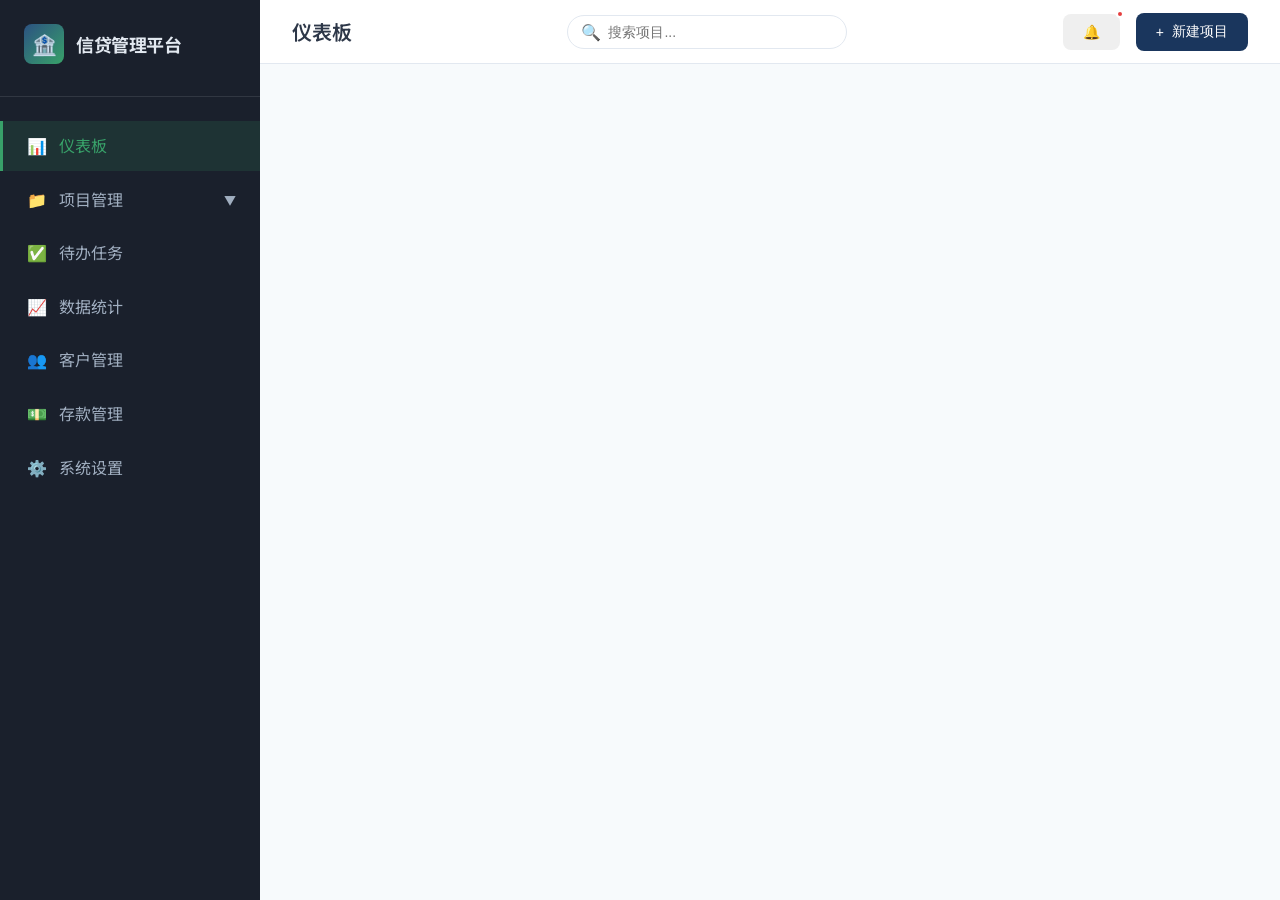
<file: index.html>
<!DOCTYPE html>
<html lang="zh-CN">
<head>
  <meta charset="UTF-8">
  <meta name="viewport" content="width=device-width, initial-scale=1.0">
  <title>信贷项目管理平台</title>
  <link rel="icon" href="data:image/svg+xml,<svg xmlns='http://www.w3.org/2000/svg' viewBox='0 0 100 100'><text y='.9em' font-size='90'>🏦</text></svg>">
  <link rel="preconnect" href="https://fonts.googleapis.com">
  <link rel="preconnect" href="https://fonts.gstatic.com" crossorigin>
  <link href="https://fonts.googleapis.com/css2?family=Noto+Sans+SC:wght@300;400;500;700&family=Source+Code+Pro:wght@400;500&display=swap" rel="stylesheet">
  <style>
    :root {
      --primary: #1a365d;
      --primary-light: #2c5282;
      --secondary: #4a5568;
      --accent: #38a169;
      --warning: #dd6b20;
      --danger: #e53e3e;
      --bg: #f7fafc;
      --card-bg: #ffffff;
      --sidebar-bg: #1a202c;
      --text: #2d3748;
      --text-light: #718096;
      --text-lighter: #a0aec0;
      --border: #e2e8f0;
      --shadow: 0 1px 3px rgba(0,0,0,0.12);
      --shadow-lg: 0 4px 12px rgba(0,0,0,0.15);
      --radius: 8px;
      --radius-sm: 4px;
    }

    * {
      margin: 0;
      padding: 0;
      box-sizing: border-box;
    }

    body {
      font-family: "Noto Sans SC", "PingFang SC", "Microsoft YaHei", sans-serif;
      background: var(--bg);
      color: var(--text);
      line-height: 1.6;
      min-height: 100vh;
    }

    .app {
      display: flex;
      min-height: 100vh;
    }

    .sidebar {
      width: 260px;
      background: var(--sidebar-bg);
      color: #e2e8f0;
      padding: 24px 0;
      position: fixed;
      height: 100vh;
      overflow-y: auto;
      transition: transform 0.3s ease;
      z-index: 100;
    }

    .sidebar-header {
      padding: 0 24px 32px;
      border-bottom: 1px solid rgba(255,255,255,0.1);
      margin-bottom: 24px;
    }

    .logo {
      display: flex;
      align-items: center;
      gap: 12px;
    }

    .logo-icon {
      width: 40px;
      height: 40px;
      background: linear-gradient(135deg, var(--primary-light), var(--accent));
      border-radius: var(--radius);
      display: flex;
      align-items: center;
      justify-content: center;
      font-size: 20px;
    }

    .logo-text {
      font-size: 18px;
      font-weight: 700;
      letter-spacing: -0.5px;
    }

    .nav-menu {
      list-style: none;
    }

    .nav-item {
      margin-bottom: 4px;
    }

    .nav-link {
      display: flex;
      align-items: center;
      gap: 12px;
      padding: 12px 24px;
      color: #a0aec0;
      text-decoration: none;
      transition: all 0.2s ease;
      border-left: 3px solid transparent;
      cursor: pointer;
    }

    .nav-link:hover {
      background: rgba(255,255,255,0.05);
      color: #e2e8f0;
    }

    .nav-link.active {
      background: rgba(56, 161, 105, 0.15);
      color: var(--accent);
      border-left-color: var(--accent);
    }

    .nav-icon {
      width: 20px;
      text-align: center;
      font-size: 16px;
    }

    .main {
      flex: 1;
      margin-left: 260px;
      min-height: 100vh;
    }

    .topbar {
      background: var(--card-bg);
      height: 64px;
      padding: 0 32px;
      display: flex;
      align-items: center;
      justify-content: space-between;
      border-bottom: 1px solid var(--border);
      position: sticky;
      top: 0;
      z-index: 50;
    }

    .topbar-left {
      display: flex;
      align-items: center;
      gap: 16px;
    }

    .page-title {
      font-size: 20px;
      font-weight: 600;
    }

    .search-box {
      position: relative;
    }

    .search-input {
      width: 280px;
      padding: 8px 16px 8px 40px;
      border: 1px solid var(--border);
      border-radius: 20px;
      font-size: 14px;
      outline: none;
      transition: border-color 0.2s;
    }

    .search-input:focus {
      border-color: var(--primary);
    }

    .search-icon {
      position: absolute;
      left: 14px;
      top: 50%;
      transform: translateY(-50%);
      color: var(--text-lighter);
    }

    .topbar-right {
      display: flex;
      align-items: center;
      gap: 16px;
    }

    .btn {
      display: inline-flex;
      align-items: center;
      gap: 8px;
      padding: 10px 20px;
      border: none;
      border-radius: var(--radius);
      font-size: 14px;
      font-weight: 500;
      cursor: pointer;
      transition: all 0.2s;
    }

    .btn-primary {
      background: var(--primary);
      color: white;
    }

    .btn-primary:hover {
      background: var(--primary-light);
      transform: translateY(-1px);
    }

    .btn-secondary {
      background: var(--bg);
      color: var(--text);
      border: 1px solid var(--border);
    }

    .btn-secondary:hover {
      background: var(--border);
    }

    .btn-danger {
      background: var(--danger);
      color: white;
    }

    .btn-danger:hover {
      background: #c53030;
    }

    .content {
      padding: 32px;
    }

    .stats-grid {
      display: grid;
      grid-template-columns: repeat(4, 1fr);
      gap: 24px;
      margin-bottom: 32px;
    }

    .stat-card {
      background: var(--card-bg);
      border-radius: var(--radius);
      padding: 24px;
      box-shadow: var(--shadow);
      transition: transform 0.2s, box-shadow 0.2s;
    }

    .stat-card:hover {
      transform: translateY(-2px);
      box-shadow: var(--shadow-lg);
    }

    .stat-icon {
      width: 48px;
      height: 48px;
      border-radius: var(--radius);
      display: flex;
      align-items: center;
      justify-content: center;
      font-size: 24px;
      margin-bottom: 16px;
    }

    .stat-icon.primary { background: rgba(26, 54, 93, 0.1); color: var(--primary); }
    .stat-icon.accent { background: rgba(56, 161, 105, 0.1); color: var(--accent); }
    .stat-icon.warning { background: rgba(221, 107, 32, 0.1); color: var(--warning); }
    .stat-icon.danger { background: rgba(229, 62, 62, 0.1); color: var(--danger); }

    .stat-value {
      font-size: 28px;
      font-weight: 700;
      font-family: "Source Code Pro", monospace;
      margin-bottom: 4px;
    }

    .stat-label {
      font-size: 14px;
      color: var(--text-light);
    }

    .section {
      background: var(--card-bg);
      border-radius: var(--radius);
      box-shadow: var(--shadow);
      margin-bottom: 24px;
    }

    .section-header {
      padding: 20px 24px;
      border-bottom: 1px solid var(--border);
      display: flex;
      align-items: center;
      justify-content: space-between;
    }

    .section-title {
      font-size: 16px;
      font-weight: 600;
    }

    .section-body {
      padding: 24px;
    }

    .projects-table {
      width: 100%;
      border-collapse: collapse;
    }

    .projects-table th,
    .projects-table td {
      padding: 14px 16px;
      text-align: left;
      border-bottom: 1px solid var(--border);
    }

    .projects-table th {
      background: var(--bg);
      font-weight: 500;
      font-size: 13px;
      color: var(--text-light);
      text-transform: uppercase;
      letter-spacing: 0.5px;
    }

    .projects-table tr:hover {
      background: rgba(26, 54, 93, 0.02);
    }

    .project-name {
      font-weight: 500;
      color: var(--primary);
      cursor: pointer;
    }

    .project-name:hover {
      text-decoration: underline;
    }

    .amount {
      font-family: "Source Code Pro", monospace;
      font-weight: 500;
    }

    .status-badge {
      display: inline-flex;
      align-items: center;
      gap: 6px;
      padding: 4px 12px;
      border-radius: 20px;
      font-size: 12px;
      font-weight: 500;
    }

    .status-badge.pending {
      background: rgba(221, 107, 32, 0.1);
      color: var(--warning);
    }

    .status-badge.processing {
      background: rgba(26, 54, 93, 0.1);
      color: var(--primary);
    }

    .status-badge.completed {
      background: rgba(56, 161, 105, 0.1);
      color: var(--accent);
    }

    .status-badge.rejected {
      background: rgba(229, 62, 62, 0.1);
      color: var(--danger);
    }

    .stage-badge {
      display: inline-flex;
      align-items: center;
      gap: 6px;
      padding: 4px 10px;
      border-radius: var(--radius-sm);
      font-size: 12px;
      font-weight: 500;
    }

    .stage-badge.pre {
      background: #ebf8ff;
      color: #2b6cb0;
    }

    .stage-badge.mid {
      background: #fef3c7;
      color: #b7791f;
    }

    .stage-badge.post {
      background: #f0fff4;
      color: #276749;
    }

    .progress-bar {
      width: 100%;
      height: 8px;
      background: var(--border);
      border-radius: 4px;
      overflow: hidden;
      margin-top: 8px;
    }

    .progress-fill {
      height: 100%;
      border-radius: 4px;
      transition: width 0.5s ease;
      background: linear-gradient(90deg, var(--primary), var(--accent));
    }

    .card {
      background: var(--card-bg);
      border-radius: var(--radius);
      box-shadow: var(--shadow);
      padding: 24px;
      margin-bottom: 24px;
    }

    .form-group {
      margin-bottom: 20px;
    }

    .form-label {
      display: block;
      font-size: 14px;
      font-weight: 500;
      margin-bottom: 8px;
      color: var(--text);
    }

    .form-input,
    .form-select,
    .form-textarea {
      width: 100%;
      padding: 12px 16px;
      border: 1px solid var(--border);
      border-radius: var(--radius-sm);
      font-size: 14px;
      font-family: inherit;
      outline: none;
      transition: border-color 0.2s;
    }

    .form-input:focus,
    .form-select:focus,
    .form-textarea:focus {
      border-color: var(--primary);
    }

    .form-textarea {
      min-height: 100px;
      resize: vertical;
    }

    .modal-overlay {
      position: fixed;
      inset: 0;
      background: rgba(0, 0, 0, 0.5);
      display: flex;
      align-items: center;
      justify-content: center;
      z-index: 1000;
      opacity: 0;
      visibility: hidden;
      transition: all 0.3s;
    }

    .modal-overlay.active {
      opacity: 1;
      visibility: visible;
    }

    .modal {
      background: var(--card-bg);
      border-radius: 12px;
      width: 90%;
      max-width: 800px;
      max-height: 90vh;
      overflow-y: auto;
      transform: translateY(20px);
      transition: transform 0.3s;
    }

    .modal-overlay.active .modal {
      transform: translateY(0);
    }

    .modal-header {
      padding: 24px;
      border-bottom: 1px solid var(--border);
      display: flex;
      align-items: center;
      justify-content: space-between;
    }

    .modal-title {
      font-size: 18px;
      font-weight: 600;
    }

    .modal-close {
      width: 32px;
      height: 32px;
      border: none;
      background: var(--bg);
      border-radius: 50%;
      cursor: pointer;
      display: flex;
      align-items: center;
      justify-content: center;
      font-size: 18px;
      color: var(--text-light);
      transition: all 0.2s;
    }

    .modal-close:hover {
      background: var(--border);
      color: var(--text);
    }

    .modal-body {
      padding: 24px;
    }

    .modal-footer {
      padding: 16px 24px;
      border-top: 1px solid var(--border);
      display: flex;
      justify-content: flex-end;
      gap: 12px;
    }

    .flow-container {
      display: flex;
      align-items: center;
      justify-content: space-between;
      padding: 24px 0;
    }

    .flow-stage {
      flex: 1;
      text-align: center;
      position: relative;
    }

    .flow-stage:not(:last-child)::after {
      content: '';
      position: absolute;
      top: 20px;
      right: -50%;
      width: 100%;
      height: 3px;
      background: var(--border);
    }

    .flow-stage.active:not(:last-child)::after {
      background: var(--accent);
    }

    .flow-icon {
      width: 40px;
      height: 40px;
      border-radius: 50%;
      background: var(--border);
      display: flex;
      align-items: center;
      justify-content: center;
      margin: 0 auto 12px;
      font-size: 18px;
      position: relative;
      z-index: 1;
      color: var(--text-lighter);
    }

    .flow-stage.active .flow-icon {
      background: var(--accent);
      color: white;
    }

    .flow-stage.completed .flow-icon {
      background: var(--primary);
      color: white;
    }

    .flow-label {
      font-size: 14px;
      font-weight: 500;
      margin-bottom: 4px;
    }

    .flow-status {
      font-size: 12px;
      color: var(--text-light);
    }

    .task-list {
      list-style: none;
    }

    .task-item {
      display: flex;
      align-items: center;
      gap: 12px;
      padding: 12px 0;
      border-bottom: 1px solid var(--border);
    }

    .task-item:last-child {
      border-bottom: none;
    }

    .task-checkbox {
      width: 20px;
      height: 20px;
      border: 2px solid var(--border);
      border-radius: 50%;
      cursor: pointer;
      display: flex;
      align-items: center;
      justify-content: center;
      transition: all 0.2s;
    }

    .task-checkbox.checked {
      background: var(--accent);
      border-color: var(--accent);
      color: white;
    }

    .task-content {
      flex: 1;
    }

    .task-title {
      font-size: 14px;
    }

    .task-title.checked {
      text-decoration: line-through;
      color: var(--text-lighter);
    }

    .task-meta {
      font-size: 12px;
      color: var(--text-light);
    }

    .empty-state {
      text-align: center;
      padding: 48px;
      color: var(--text-light);
    }

    .empty-icon {
      font-size: 48px;
      margin-bottom: 16px;
      opacity: 0.5;
    }

    .pagination {
      display: flex;
      align-items: center;
      justify-content: center;
      gap: 8px;
      margin-top: 24px;
    }

    .page-btn {
      width: 36px;
      height: 36px;
      border: 1px solid var(--border);
      background: var(--card-bg);
      border-radius: var(--radius-sm);
      cursor: pointer;
      display: flex;
      align-items: center;
      justify-content: center;
      font-size: 14px;
      transition: all 0.2s;
    }

    .page-btn:hover {
      border-color: var(--primary);
      color: var(--primary);
    }

    .page-btn.active {
      background: var(--primary);
      color: white;
      border-color: var(--primary);
    }

    .mobile-menu-btn {
      display: none;
      background: none;
      border: none;
      font-size: 24px;
      cursor: pointer;
    }

    .detail-grid {
      display: grid;
      grid-template-columns: repeat(2, 1fr);
      gap: 24px;
    }

    .detail-item {
      padding: 16px 0;
      border-bottom: 1px solid var(--border);
    }

    .detail-label {
      font-size: 12px;
      color: var(--text-light);
      margin-bottom: 4px;
    }

    .detail-value {
      font-size: 14px;
      font-weight: 500;
    }

    .history-list {
      list-style: none;
    }

    .history-item {
      display: flex;
      gap: 16px;
      padding: 16px 0;
      border-bottom: 1px solid var(--border);
    }

    .history-icon {
      width: 32px;
      height: 32px;
      border-radius: 50%;
      background: var(--bg);
      display: flex;
      align-items: center;
      justify-content: center;
      flex-shrink: 0;
    }

    .history-content {
      flex: 1;
    }

    .history-title {
      font-size: 14px;
      font-weight: 500;
      margin-bottom: 4px;
    }

    .history-meta {
      font-size: 12px;
      color: var(--text-light);
    }

    @media (max-width: 1200px) {
      .stats-grid {
        grid-template-columns: repeat(2, 1fr);
      }
    }

    @media (max-width: 768px) {
      .sidebar {
        transform: translateX(-100%);
      }

      .sidebar.open {
        transform: translateX(0);
      }

      .main {
        margin-left: 0;
      }

      .mobile-menu-btn {
        display: block;
      }

      .stats-grid {
        grid-template-columns: 1fr;
      }

      .detail-grid {
        grid-template-columns: 1fr;
      }

      .search-input {
        width: 200px;
      }
    }

    .fade-in {
      animation: fadeIn 0.3s ease;
    }

    @keyframes fadeIn {
      from {
        opacity: 0;
        transform: translateY(10px);
      }
      to {
        opacity: 1;
        transform: translateY(0);
      }
    }

    .notifications-badge {
      position: relative;
    }

    .notification-dot {
      position: absolute;
      top: -4px;
      right: -4px;
      width: 8px;
      height: 8px;
      background: var(--danger);
      border-radius: 50%;
      border: 2px solid var(--card-bg);
    }

    .filter-bar {
      display: flex;
      gap: 12px;
      margin-bottom: 24px;
      flex-wrap: wrap;
    }

    .filter-select {
      padding: 8px 16px;
      border: 1px solid var(--border);
      border-radius: var(--radius-sm);
      font-size: 14px;
      background: var(--card-bg);
      cursor: pointer;
      min-width: 140px;
    }

.filter-select:focus {
  outline: none;
  border-color: var(--primary);
}

.urgency-badge {
  display: inline-flex;
  align-items: center;
  gap: 4px;
  padding: 2px 8px;
  border-radius: var(--radius-sm);
  font-size: 12px;
  font-weight: 500;
}

.urgency-normal {
  background: rgba(113, 128, 150, 0.1);
  color: var(--text-light);
}

.urgency-urgent {
  background: rgba(221, 107, 32, 0.1);
  color: var(--warning);
}

.urgency-very-urgent {
  background: rgba(229, 62, 62, 0.1);
  color: var(--danger);
  animation: pulse 2s infinite;
}

@keyframes pulse {
  0%, 100% { opacity: 1; }
  50% { opacity: 0.7; }
}

.project-row-second {
  background: var(--bg);
  font-size: 12px;
  color: var(--text-light);
}

.project-row-second td {
  padding: 8px 16px;
  border-bottom: 1px solid var(--border);
}

.duration-bar-container {
  display: flex;
  align-items: center;
  gap: 8px;
  flex: 1;
}

.duration-bar {
  flex: 1;
  height: 6px;
  background: var(--border);
  border-radius: 3px;
  overflow: hidden;
  max-width: 100px;
}

.duration-bar-fill {
  height: 100%;
  border-radius: 3px;
  transition: width 0.3s;
}

.current-node {
  display: inline-flex;
  align-items: center;
  gap: 4px;
  padding: 2px 8px;
  background: var(--primary);
  color: white;
  border-radius: var(--radius-sm);
  font-size: 11px;
}

.loading-state {
  display: flex;
  align-items: center;
  justify-content: center;
  padding: 48px;
  color: var(--text-light);
}

.loading-spinner {
  width: 32px;
  height: 32px;
  border: 3px solid var(--border);
  border-top-color: var(--primary);
  border-radius: 50%;
  animation: spin 1s linear infinite;
  margin-right: 12px;
}

@keyframes spin {
  to { transform: rotate(360deg); }
}
  </style>
</head>
<body>
  <div class="app">
    <aside class="sidebar" id="sidebar">
      <div class="sidebar-header">
        <div class="logo">
          <div class="logo-icon">🏦</div>
          <span class="logo-text">信贷管理平台</span>
        </div>
      </div>
      <ul class="nav-menu">
        <li class="nav-item">
          <a href="#" class="nav-link active" data-page="dashboard">
            <span class="nav-icon">📊</span>
            <span>仪表板</span>
          </a>
        </li>
        <li class="nav-item">
          <a href="#" class="nav-link" data-page="projects" onclick="App.toggleSubMenu(event, 'projectSubMenu')">
            <span class="nav-icon">📁</span>
            <span>项目管理</span>
            <span style="margin-left:auto;font-size:12px;" id="projectSubMenuIcon">▼</span>
          </a>
          <ul class="sub-menu" id="projectSubMenu" style="display:none;list-style:none;padding-left:24px;">
            <li><a href="#" class="nav-link" style="padding:8px 24px;font-size:13px;" data-page="projects" onclick="App.showAllProjects()">📋 全部项目</a></li>
            <li><a href="#" class="nav-link" style="padding:8px 24px;font-size:13px;" data-page="projects" onclick="App.showStage('pre')">🔍 贷前调查</a></li>
            <li><a href="#" class="nav-link" style="padding:8px 24px;font-size:13px;" data-page="projects" onclick="App.showStage('mid')">📋 贷中审批</a></li>
            <li><a href="#" class="nav-link" style="padding:8px 24px;font-size:13px;" data-page="projects" onclick="App.showStage('post')">📊 贷后管理</a></li>
          </ul>
        </li>
        <li class="nav-item">
          <a href="#" class="nav-link" data-page="tasks">
            <span class="nav-icon">✅</span>
            <span>待办任务</span>
          </a>
        </li>
        <li class="nav-item">
          <a href="#" class="nav-link" data-page="statistics">
            <span class="nav-icon">📈</span>
            <span>数据统计</span>
          </a>
        </li>
        <li class="nav-item">
          <a href="#" class="nav-link" data-page="customers">
            <span class="nav-icon">👥</span>
            <span>客户管理</span>
          </a>
        </li>
        <li class="nav-item">
          <a href="#" class="nav-link" data-page="deposits">
            <span class="nav-icon">💵</span>
            <span>存款管理</span>
          </a>
        </li>
        <li class="nav-item">
          <a href="#" class="nav-link" data-page="settings">
            <span class="nav-icon">⚙️</span>
            <span>系统设置</span>
          </a>
        </li>
      </ul>
    </aside>

    <main class="main">
      <header class="topbar">
        <div class="topbar-left">
          <button class="mobile-menu-btn" id="mobileMenuBtn">☰</button>
          <h1 class="page-title" id="pageTitle">仪表板</h1>
        </div>
        <div class="search-box">
          <span class="search-icon">🔍</span>
          <input type="text" class="search-input" placeholder="搜索项目..." id="searchInput">
        </div>
        <div class="topbar-right">
          <button class="btn notifications-badge" id="notificationBtn">
            🔔
            <span class="notification-dot" id="notificationDot"></span>
          </button>
          <button class="btn btn-primary" id="newProjectBtn">
            <span>+</span>新建项目
          </button>
        </div>
      </header>

      <div class="content" id="content">
      </div>
    </main>
  </div>

  <div class="modal-overlay" id="projectModal">
    <div class="modal" style="max-width: 900px;">
      <div class="modal-header">
        <h2 class="modal-title" id="modalTitle">新建项目</h2>
        <button class="modal-close" id="modalClose">✕</button>
      </div>
      <div class="modal-body">
        <form id="projectForm" style="display: grid; grid-template-columns: repeat(2, 1fr); gap: 16px;">
          <div class="form-group">
            <label class="form-label">项目编号</label>
            <input type="text" class="form-input" id="projectCode" readonly>
          </div>
          <div class="form-group">
            <label class="form-label">项目名称 *</label>
            <input type="text" class="form-input" id="projectName" required placeholder="请输入项目名称">
          </div>
          <div class="form-group" style="grid-column: span 2;">
<label class="form-label">客户 *</label>
            <input type="text" class="form-input" id="customerSearch" placeholder="搜索客户..." oninput="App.filterCustomers(this.value)" style="margin-bottom:8px;">
            <div id="customerList" style="max-height:150px;overflow-y:auto;border:1px solid var(--border);border-radius:4px;padding:8px;">
            </div>
          </div>
          <div class="form-group" style="grid-column: span 2;">
            <label class="form-label">已选客户</label>
            <div id="selectedCustomers" style="display:flex;flex-wrap:wrap;gap:8px;min-height:32px;padding:8px;background:var(--bg);border-radius:4px;"></div>
          </div>
          <div class="form-group" style="display:none;">
            <label class="form-label">客户名称</label>
            <input type="text" id="customerName">
          </div>
          <div class="form-group" style="display:none;">
            <label class="form-label">客户类型</label>
            <select class="form-select" id="customerType">
            </select>
          </div>
          <div class="form-group">
            <label class="form-label">授信金额（元）*</label>
            <input type="number" class="form-input" id="creditAmount" required placeholder="请输入授信金额" min="0" step="10000">
          </div>
          <div class="form-group">
            <label class="form-label">授信期限</label>
            <select class="form-select" id="creditTerm">
              <option value="3">3个月</option>
              <option value="6">6个月</option>
              <option value="12" selected>12个月</option>
              <option value="24">24个月</option>
              <option value="36">36个月</option>
            </select>
          </div>
          <div class="form-group">
            <label class="form-label">利率（%）</label>
            <input type="number" class="form-input" id="interestRate" value="4.35" step="0.01" min="0" max="24">
          </div>
          <div class="form-group">
            <label class="form-label">担保方式</label>
            <select class="form-select" id="guaranteeType">
              <option value="credit">信用贷款</option>
              <option value="mortgage">抵押贷款</option>
              <option value="pledge">质押贷款</option>
              <option value="guarantee">担保贷款</option>
            </select>
          </div>
          <div class="form-group">
            <label class="form-label">开始时间</label>
            <input type="date" class="form-input" id="startDate">
          </div>
          <div class="form-group">
            <label class="form-label">结束时间</label>
            <input type="date" class="form-input" id="endDate">
          </div>
<div class="form-group" style="grid-column: span 2;">
    <label class="form-label">备注说明</label>
    <textarea class="form-textarea" id="remark" placeholder="请输入备注说明"></textarea>
  </div>
  <div class="form-group">
    <label class="form-label">紧急度</label>
    <select class="form-select" id="urgency">
      <option value="normal">普通</option>
      <option value="urgent">紧急</option>
      <option value="very_urgent">非常紧急</option>
    </select>
  </div>
  <div class="form-group">
    <label class="form-label">当前阶段</label>
    <select class="form-select" id="editStage">
      <option value="pre">贷前调查</option>
      <option value="mid">贷中审批</option>
      <option value="post">贷后管理</option>
    </select>
  </div>
  <div class="form-group">
    <label class="form-label">状态</label>
    <select class="form-select" id="editStatus">
      <option value="pending">待处理</option>
      <option value="processing">审批中</option>
      <option value="completed">已完成</option>
      <option value="rejected">已拒绝</option>
    </select>
  </div>
  <div class="form-group">
    <label class="form-label">动拨日期</label>
    <input type="date" class="form-input" id="drawDate">
  </div>
  <div class="form-group" style="grid-column: span 2;">
    <label class="form-label">贷后任务日期</label>
    <div style="display:flex;gap:12px;margin-bottom:8px;flex-wrap:wrap;">
      <label style="display:flex;align-items:center;gap:4px;cursor:pointer;">
        <input type="radio" name="postLoanTaskType" value="quarterly" checked onchange="App.togglePostLoanTaskDates()"> 按季度
      </label>
      <label style="display:flex;align-items:center;gap:4px;cursor:pointer;">
        <input type="radio" name="postLoanTaskType" value="halfyear" onchange="App.togglePostLoanTaskDates()"> 按半年
      </label>
      <label style="display:flex;align-items:center;gap:4px;cursor:pointer;">
        <input type="radio" name="postLoanTaskType" value="custom" onchange="App.togglePostLoanTaskDates()"> 自定义
      </label>
    </div>
    <div id="postLoanTaskDatesContainer" style="display:flex;flex-direction:column;gap:8px;">
      <div style="display:flex;align-items:center;gap:8px;">
        <span style="font-size:12px;min-width:60px;">第1次:</span>
        <input type="date" class="form-input" id="postLoanTaskDate1" style="width:200px;">
      </div>
      <div style="display:flex;align-items:center;gap:8px;">
        <span style="font-size:12px;min-width:60px;">第2次:</span>
        <input type="date" class="form-input" id="postLoanTaskDate2" style="width:200px;">
      </div>
      <div style="display:flex;align-items:center;gap:8px;">
        <span style="font-size:12px;min-width:60px;">第3次:</span>
        <input type="date" class="form-input" id="postLoanTaskDate3" style="width:200px;">
      </div>
      <div style="display:flex;align-items:center;gap:8px;">
        <span style="font-size:12px;min-width:60px;">第4次:</span>
        <input type="date" class="form-input" id="postLoanTaskDate4" style="width:200px;">
      </div>
    </div>
  </div>
</form>
      </div>
      <div class="modal-footer">
        <button class="btn btn-secondary" id="cancelBtn">取消</button>
        <button class="btn btn-primary" id="saveBtn">保存项目</button>
      </div>
    </div>
  </div>

  <div class="modal-overlay" id="detailModal">
    <div class="modal" style="max-width: 900px;">
      <div class="modal-header">
        <h2 class="modal-title">项目详情</h2>
        <button class="modal-close" id="detailModalClose">✕</button>
      </div>
      <div class="modal-body" id="detailContent">
      </div>
    </div>
  </div>

  <script src="js/api.js"></script>
  <script>
    const App = {
data: {
    projects: [],
    customers: [],
    deposits: [],
    tasks: [],
    currentPage: 'dashboard',
    isLoading: true,
  },
  searchQuery: '',
  filterStatus: '',
  filterStage: '',
  projectTab: 'recent',
  options: {
    stages: [
      { value: 'pre', label: '贷前调查' },
      { value: 'mid', label: '贷中审批' },
      { value: 'post', label: '贷后管理' }
    ],
    statuses: [
      { value: 'pending', label: '待处理' },
      { value: 'processing', label: '审批中' },
      { value: 'completed', label: '已完成' },
      { value: 'rejected', label: '已拒绝' }
    ],
    terms: [
      { value: '3', label: '3个月' },
      { value: '6', label: '6个月' },
      { value: '12', label: '12个月' },
      { value: '24', label: '24个月' },
      { value: '36', label: '36个月' }
    ],
    guaranteeTypes: [
      { value: 'credit', label: '信用贷款' },
      { value: 'mortgage', label: '抵押贷款' },
      { value: 'pledge', label: '质押贷款' },
      { value: 'guarantee', label: '担保贷款' }
    ],
    urgencies: [
      { value: 'normal', label: '普通' },
      { value: 'urgent', label: '紧急' },
      { value: 'very_urgent', label: '非常紧急' }
    ]
  }
},

async init() {
  if (!await this.checkLogin()) {
    return;
  }
  await this.loadData();
  this.initOptionDropdowns();
  this.bindEvents();
  this.render();
},

async loadData() {
  try {
    this.data.isLoading = true;
    this.renderLoading();

    const [projects, customers, deposits, tasks, options] = await Promise.all([
      API.getProjects(),
      API.getCustomers(),
      API.getDeposits(),
      API.getTasks(),
      API.getOptions()
    ]);

    this.data.projects = projects || [];
    this.data.customers = customers || [];
    this.data.deposits = deposits || [];
    this.data.tasks = tasks || [];
    this.data.options = { ...this.options, ...options };

    this.data.isLoading = false;
  } catch (e) {
    console.error('Failed to load data:', e);
    this.data.isLoading = false;
    document.body.innerHTML = '<div style="display:flex;align-items:center;justify-content:center;height:100vh;flex-direction:column;"><h2>加载数据失败</h2><p>请确保API服务已启动</p><p style="color:#999;font-size:12px;margin-top:8px;">' + e.message + '</p></div>';
  }
},

renderLoading() {
  document.getElementById('content').innerHTML = '<div class="loading-state"><div class="loading-spinner"></div>加载中...</div>';
},

async saveData() {
},

async saveOptions() {
  try {
    for (const [key, value] of Object.entries(this.data.options)) {
      await API.updateOption(key, value);
    }
  } catch (e) {
    console.error('Failed to save options:', e);
  }
},

initOptionDropdowns() {
  const creditTerm = document.getElementById('creditTerm');
  if (creditTerm) {
    creditTerm.innerHTML = this.data.options.terms.map(t => `<option value="${t.value}">${t.label}</option>`).join('');
  }
  const guaranteeType = document.getElementById('guaranteeType');
  if (guaranteeType) {
    guaranteeType.innerHTML = this.data.options.guaranteeTypes.map(t => `<option value="${t.value}">${t.label}</option>`).join('');
  }
  const urgency = document.getElementById('urgency');
  if (urgency) {
    urgency.innerHTML = this.data.options.urgencies.map(u => `<option value="${u.value}">${u.label}</option>`).join('');
  }
  const editStage = document.getElementById('editStage');
  if (editStage) {
    editStage.innerHTML = this.data.options.stages.map(s => `<option value="${s.value}">${s.label}</option>`).join('');
  }
  const editStatus = document.getElementById('editStatus');
  if (editStatus) {
    editStatus.innerHTML = this.data.options.statuses.map(s => `<option value="${s.value}">${s.label}</option>`).join('');
  }
},

bindEvents() {
  document.getElementById('mobileMenuBtn').addEventListener('click', () => {
    document.getElementById('sidebar').classList.toggle('open');
  });

  document.querySelectorAll('.nav-link').forEach(link => {
    link.addEventListener('click', (e) => {
      e.preventDefault();
      document.querySelectorAll('.nav-link').forEach(l => l.classList.remove('active'));
      link.classList.add('active');
      this.data.currentPage = link.dataset.page;
      document.getElementById('sidebar').classList.remove('open');
      this.render();
    });
  });

  document.getElementById('newProjectBtn').addEventListener('click', () => {
    this.openProjectModal();
  });

  document.getElementById('modalClose').addEventListener('click', () => {
    this.closeModal('projectModal');
  });

  document.getElementById('detailModalClose').addEventListener('click', () => {
    this.closeModal('detailModal');
  });

  document.getElementById('cancelBtn').addEventListener('click', () => {
    this.closeModal('projectModal');
  });

  document.getElementById('saveBtn').addEventListener('click', () => {
    this.saveProject();
  });

  document.getElementById('searchInput').addEventListener('input', (e) => {
    this.data.searchQuery = e.target.value;
    this.render();
  });
},

openProjectModal(project = null) {
    const modal = document.getElementById('projectModal');
    const form = document.getElementById('projectForm');

    this.currentSelectedCustomers = project ? [...(project.customerIds || [])] : [];

    if (project) {
      document.getElementById('modalTitle').textContent = '编辑项目';
      document.getElementById('projectCode').value = project.id;
      document.getElementById('projectName').value = project.name;
      document.getElementById('creditAmount').value = project.amount;
      document.getElementById('creditTerm').value = project.term;
      document.getElementById('interestRate').value = project.rate;
      document.getElementById('guaranteeType').value = project.guaranteeType;
      document.getElementById('startDate').value = project.createdAt ? project.createdAt.split('T')[0] : '';
      document.getElementById('endDate').value = project.endDate ? project.endDate.split('T')[0] : '';
      document.getElementById('remark').value = project.remark || '';
      document.getElementById('urgency').value = project.urgency || 'normal';
      document.getElementById('editStage').value = project.stage || 'pre';
      document.getElementById('editStatus').value = project.status || 'pending';
      document.getElementById('drawDate').value = project.drawDate || '';
      const taskDates = project.postLoanTaskDates || [];
      for (let i = 1; i <= 4; i++) {
        const input = document.getElementById('postLoanTaskDate' + i);
        if (input) input.value = taskDates[i - 1] || '';
      }
      this.renderCustomerList();
      this.updateSelectedCustomers(this.currentSelectedCustomers);
    } else {
      document.getElementById('modalTitle').textContent = '新建项目';
      form.reset();
      document.getElementById('projectCode').value = this.generateProjectCode();
      document.getElementById('urgency').value = 'normal';
      document.getElementById('editStage').value = 'pre';
      document.getElementById('editStatus').value = 'pending';
      this.currentCustomerFilter = '';
      this.renderCustomerList();
      this.updateSelectedCustomers([]);
    }

    modal.classList.add('active');
  },

      currentCustomerFilter: '',
      currentSelectedCustomers: [],

renderCustomerList() {
  const container = document.getElementById('customerList');
  const filter = (this.currentCustomerFilter || '').toLowerCase();
  const filtered = this.data.customers.filter(c =>
    c.name.toLowerCase().includes(filter) || (c.contact || '').toLowerCase().includes(filter)
  );
  container.innerHTML = filtered.map(c => `
  <div style="display:flex;align-items:center;gap:8px;padding:6px;border-bottom:1px solid var(--border);cursor:pointer;" onclick="App.toggleCustomer('${c.customerNo}')">
  <input type="checkbox" ${this.currentSelectedCustomers.includes(c.customerNo) ? 'checked' : ''} onclick="event.stopPropagation();App.toggleCustomer('${c.customerNo}')">
  <div>
    <div style="font-weight:500;">${c.name}</div>
    <div style="font-size:12px;color:var(--text-light);">${c.type === 'enterprise' ? '企业' : '个人'} · ${c.phone || ''}</div>
  </div>
  </div>
  `).join('');
},

      filterCustomers(value) {
        this.currentCustomerFilter = value;
        this.renderCustomerList();
      },

depositCustomerFilter: '',

      filterDepositCustomers(value) {
        this.depositCustomerFilter = value;
        this.renderDepositCustomerList();
      },

      currentDepositSelectedCustomer: [],

      renderDepositCustomerList() {
        const container = document.getElementById('depositCustomerList');
        if (!container) return;
        const filter = (this.depositCustomerFilter || '').toLowerCase();
        const filtered = this.data.customers.filter(c =>
          c.name.toLowerCase().includes(filter) || (c.contact || '').toLowerCase().includes(filter)
        );
        container.innerHTML = filtered.map(c => `
        <div style="display:flex;align-items:center;gap:8px;padding:6px;border-bottom:1px solid var(--border);cursor:pointer;${this.currentDepositSelectedCustomer.includes(c.customerNo) ? 'background:rgba(56,161,105,0.1);' : ''}" onclick="App.toggleDepositCustomer('${c.customerNo}')">
        <div style="width:16px;height:16px;border-radius:50%;border:2px solid var(--border);display:flex;align-items:center;justify-content:center;${this.currentDepositSelectedCustomer.includes(c.customerNo) ? 'border-color:var(--accent);background:var(--accent);' : ''}">
          ${this.currentDepositSelectedCustomer.includes(c.customerNo) ? '<div style="width:6px;height:6px;background:white;border-radius:50%;"></div>' : ''}
        </div>
        <div>
          <div style="font-weight:500;">${c.name}</div>
          <div style="font-size:12px;color:var(--text-light);">${c.type === 'enterprise' ? '企业' : '个人'} · ${c.phone || ''}</div>
        </div>
        </div>
        `).join('');
      },

      toggleDepositCustomer(customerId) {
        const idx = this.currentDepositSelectedCustomer.indexOf(customerId);
        if (idx >= 0) {
          this.currentDepositSelectedCustomer.splice(idx, 1);
        } else {
          this.currentDepositSelectedCustomer = [customerId];
        }
        this.renderDepositCustomerList();
        this.updateDepositSelectedCustomers();
      },

      updateDepositSelectedCustomers() {
        const container = document.getElementById('depositSelectedCustomers');
        if (!container) return;
        const customers = this.data.customers.filter(c => this.currentDepositSelectedCustomer.includes(c.customerNo));
        container.innerHTML = customers.map(c => `
        <span style="display:inline-flex;align-items:center;gap:4px;padding:4px 8px;background:var(--primary);color:white;border-radius:4px;font-size:12px;">
        ${c.name}
        <span style="cursor:pointer;" onclick="App.removeDepositCustomer('${c.customerNo}')">✕</span>
        </span>
        `).join('') || '<span style="color:var(--text-lighter);font-size:12px;">请从上方选择客户</span>';
      },

      removeDepositCustomer(customerId) {
        const idx = this.currentDepositSelectedCustomer.indexOf(customerId);
        if (idx >= 0) {
          this.currentDepositSelectedCustomer.splice(idx, 1);
          this.renderDepositCustomerList();
          this.updateDepositSelectedCustomers();
        }
      },

toggleCustomer(customerId) {
    const idx = this.currentSelectedCustomers.indexOf(customerId);
    if (idx >= 0) {
      this.currentSelectedCustomers.splice(idx, 1);
    } else {
      this.currentSelectedCustomers.push(customerId);
    }
    this.renderCustomerList();
    this.updateSelectedCustomers(this.currentSelectedCustomers);
  },

  togglePostLoanTaskDates() {
    const type = document.querySelector('input[name="postLoanTaskType"]:checked').value;
    const container = document.getElementById('postLoanTaskDatesContainer');
    if (type === 'custom') {
      container.style.display = 'flex';
    } else {
      container.style.display = 'none';
      const baseDate = new Date();
      let dates = [];
      if (type === 'quarterly') {
        for (let i = 1; i <= 4; i++) {
          dates.push(new Date(baseDate.getTime() + i * 90 * 24 * 60 * 60 * 1000).toISOString().split('T')[0]);
        }
      } else {
        for (let i = 1; i <= 2; i++) {
          dates.push(new Date(baseDate.getTime() + i * 180 * 24 * 60 * 60 * 1000).toISOString().split('T')[0]);
        }
      }
      for (let i = 1; i <= 4; i++) {
        const input = document.getElementById('postLoanTaskDate' + i);
        if (input) input.value = dates[i - 1] || '';
      }
    }
  },

updateSelectedCustomers(selectedIds) {
  const container = document.getElementById('selectedCustomers');
  const customers = this.data.customers.filter(c => selectedIds.includes(c.customerNo));
  container.innerHTML = customers.map(c => `
  <span style="display:inline-flex;align-items:center;gap:4px;padding:4px 8px;background:var(--primary);color:white;border-radius:4px;font-size:12px;">
  ${c.name}
  <span style="cursor:pointer;" onclick="App.removeCustomer('${c.customerNo}')">✕</span>
  </span>
  `).join('') || '<span style="color:var(--text-lighter);font-size:12px;">请从上方选择客户</span>';
},

      removeCustomer(customerId) {
        const idx = this.currentSelectedCustomers.indexOf(customerId);
        if (idx >= 0) {
          this.currentSelectedCustomers.splice(idx, 1);
          this.renderCustomerList();
          this.updateSelectedCustomers(this.currentSelectedCustomers);
        }
      },

      generateProjectCode() {
        const maxNum = this.data.projects.reduce((max, p) => {
          const num = parseInt(p.id.replace('PRJ', ''));
          return num > max ? num : max;
        }, 2026000);
        return `PRJ${String(maxNum + 1).padStart(6, '0')}`;
      },

      closeModal(modalId) {
        document.getElementById(modalId).classList.remove('active');
      },

async saveProject() {
    const projectCode = document.getElementById('projectCode').value;
    const projectName = document.getElementById('projectName').value;
    const customerIds = this.currentSelectedCustomers || [];
    const amount = parseFloat(document.getElementById('creditAmount').value);
    const term = parseInt(document.getElementById('creditTerm').value);
    const rate = document.getElementById('interestRate').value;
    const guaranteeType = document.getElementById('guaranteeType').value;
    const startDate = document.getElementById('startDate').value;
    const endDate = document.getElementById('endDate').value;
    const remark = document.getElementById('remark').value;
    const urgency = document.getElementById('urgency').value;
    const editStage = document.getElementById('editStage').value;
    const editStatus = document.getElementById('editStatus').value;
    const drawDate = document.getElementById('drawDate').value;
    const postLoanTaskDates = [
      document.getElementById('postLoanTaskDate1').value,
      document.getElementById('postLoanTaskDate2').value,
      document.getElementById('postLoanTaskDate3').value,
      document.getElementById('postLoanTaskDate4').value
    ].filter(d => d);

    if (!projectName || customerIds.length === 0 || !amount) {
      alert('请填写必填字段');
      return;
    }

    const customerNames = this.data.customers.filter(c => customerIds.includes(c.customerNo)).map(c => c.name);
    const existingIndex = this.data.projects.findIndex(p => p.id === projectCode);

    const projectData = {
      id: projectCode,
      name: projectName,
      customerIds: customerIds,
      customerNames: customerNames,
      amount: amount,
      term: term,
      rate: rate,
      guaranteeType: guaranteeType,
      status: editStatus,
      stage: editStage,
      urgency: urgency,
      stageProgress: existingIndex >= 0 ? this.data.projects[existingIndex].stageProgress : { pre: 0, mid: 0, post: 0 },
      remark: remark,
      createdAt: startDate ? new Date(startDate).toISOString() : (existingIndex >= 0 ? this.data.projects[existingIndex].createdAt : new Date().toISOString()),
      endDate: endDate ? new Date(endDate).toISOString() : null,
      drawDate: drawDate,
      postLoanTaskDates: postLoanTaskDates,
      tasks: existingIndex >= 0 ? this.data.projects[existingIndex].tasks : this.generateTasks('pending', 'pre')
    };

    try {
      if (existingIndex >= 0) {
        await API.updateProject(projectCode, projectData);
        this.data.projects[existingIndex] = projectData;
      } else {
        await API.createProject(projectData);
        this.data.projects.unshift(projectData);
      }

      this.closeModal('projectModal');
      this.render();
    } catch (e) {
      alert('保存失败: ' + e.message);
    }
  },

      getFilteredProjects() {
        let projects = this.data.projects;

        if (this.data.searchQuery) {
          const query = this.data.searchQuery.toLowerCase();
          projects = projects.filter(p =>
            p.name.toLowerCase().includes(query) ||
            (p.customerNames || []).some(n => n.toLowerCase().includes(query))
          );
        }

        if (this.data.filterStatus) {
          projects = projects.filter(p => p.status === this.data.filterStatus);
        }

        if (this.data.filterStage) {
          projects = projects.filter(p => p.stage === this.data.filterStage);
        }

        return projects;
      },

getStats() {
  const projects = this.data.projects;
  const total = projects.length;
  const stats = { total, totalAmount: 0, approvedAmount: 0 };
  this.data.options.statuses.forEach(s => {
    stats[s.value] = projects.filter(p => p.status === s.value).length;
  });
  stats.totalAmount = projects.reduce((sum, p) => sum + p.amount, 0);
  const completedStatus = this.data.options.statuses.find(s => s.label === '已完成');
  if (completedStatus) {
    stats.approvedAmount = projects.filter(p => p.status === completedStatus.value).reduce((sum, p) => sum + p.amount, 0);
    stats.passRate = total > 0 ? ((stats[completedStatus.value] || 0) / total * 100).toFixed(1) : 0;
  }
  return stats;
},

      getStageStats() {
        const stages = ['pre', 'mid', 'post'];
        const stats = {};
        stages.forEach(s => {
          const projects = this.data.projects.filter(p => p.stage === s);
          stats[s] = {
            total: projects.length,
            pending: projects.filter(p => p.status === 'pending').length,
            processing: projects.filter(p => p.status === 'processing').length,
            completed: projects.filter(p => p.status === 'completed').length,
            rejected: projects.filter(p => p.status === 'rejected').length
          };
        });
        return stats;
      },

      clearStageFilter() {
        this.data.filterStage = '';
        this.render();
      },

formatAmount(amount) {
    return new Intl.NumberFormat('zh-CN', { style: 'currency', currency: 'CNY', minimumFractionDigits: 0 }).format(amount);
  },

  formatAmountInWan(amount) {
    return (amount / 10000).toFixed(2) + '万元';
  },

getUrgencyText(urgency) {
  const found = this.data.options.urgencies.find(u => u.value === urgency);
  return found ? found.label : urgency;
},

  getUrgencyClass(urgency) {
    return urgency === 'very_urgent' ? 'urgency-very-urgent' : (urgency === 'urgent' ? 'urgency-urgent' : 'urgency-normal');
  },

      formatDate(dateStr) {
        if (!dateStr) return '';
        return new Date(dateStr).toLocaleDateString('zh-CN');
      },

getStatusText(status) {
  const found = this.data.options.statuses.find(s => s.value === status);
  return found ? found.label : status;
},

getStageText(stage) {
  const found = this.data.options.stages.find(s => s.value === stage);
  return found ? found.label : stage;
},

      getCustomerTypeText(type) {
        return type === 'enterprise' ? '企业客户' : '个人客户';
      },

getGuaranteeTypeText(type) {
  const found = this.data.options.guaranteeTypes.find(g => g.value === type);
  return found ? found.label : type;
},

      render() {
        if (this.data.isLoading) {
          document.getElementById('content').innerHTML = '<div class="loading-state"><div class="loading-spinner"></div>加载中...</div>';
          return;
        }

        const page = this.data.currentPage;
        const titles = { dashboard: '仪表板', projects: '项目管理', tasks: '待办任务', statistics: '数据统计', settings: '系统设置' };
        document.getElementById('pageTitle').textContent = titles[page] || '仪表板';

        const renderers = {
          dashboard: () => this.renderDashboard(),
          projects: () => this.renderProjects(),
          customers: () => this.renderCustomers(),
          tasks: () => this.renderTasks(),
          statistics: () => this.renderStatistics(),
          deposits: () => this.renderDeposits(),
          settings: () => this.renderSettings()
        };

        document.getElementById('content').innerHTML = (renderers[page] || renderers.dashboard)();
        this.bindPageEvents();
      },

renderDashboard() {
  const stats = this.getStats();
  const allProjects = this.data.projects;
  const pendingProjects = allProjects.filter(p => {
    const completedStatus = this.data.options.statuses.find(s => s.label === '已完成');
    return !completedStatus || p.status !== completedStatus.value;
  });
  const unfinishedProjects = pendingProjects.sort((a, b) => {
    const daysA = Math.floor((Date.now() - new Date(a.createdAt).getTime()) / (1000 * 60 * 60 * 24));
    const daysB = Math.floor((Date.now() - new Date(b.createdAt).getTime()) / (1000 * 60 * 60 * 24));
    return daysB - daysA;
  }).slice(0, 5);
  const importantProjects = [...allProjects].sort((a, b) => {
    const urgencyOrder = { very_urgent: 3, urgent: 2, normal: 1 };
    return (urgencyOrder[b.urgency] || 1) - (urgencyOrder[a.urgency] || 1);
  }).slice(0, 5);
  const recentProjects = this.getFilteredProjects().slice(0, 5);
  const projectTasks = this.data.projects.flatMap(p => p.tasks ? p.tasks.filter(t => !t.completed) : []);
  const standaloneTasks = this.data.tasks.filter(t => !t.completed);
  const pendingTasks = [...projectTasks, ...standaloneTasks].slice(0, 8);

  const currentTab = this.data.projectTab;
  const displayProjects = currentTab === 'unfinished' ? unfinishedProjects : (currentTab === 'important' ? importantProjects : recentProjects);
  const tabTitle = currentTab === 'unfinished' ? '未完成项目' : (currentTab === '重要项目' ? '重要项目' : '最近项目');

  return `
    <div class="stats-grid fade-in">
      <div class="stat-card">
        <div class="stat-icon primary">📁</div>
        <div class="stat-value">${stats.total}</div>
        <div class="stat-label">总项目数</div>
      </div>
<div class="stat-card">
  <div class="stat-icon warning">⏳</div>
  <div class="stat-value">${(stats.pending || 0) + (stats.processing || 0)}</div>
  <div class="stat-label">待处理项目</div>
</div>
      <div class="stat-card">
        <div class="stat-icon accent">💰</div>
        <div class="stat-value">${(stats.totalAmount / 10000).toFixed(0)}万</div>
        <div class="stat-label">申请总额</div>
      </div>
      <div class="stat-card">
        <div class="stat-icon danger">✓</div>
        <div class="stat-value">${stats.passRate}%</div>
        <div class="stat-label">通过率</div>
      </div>
    </div>

<div class="section fade-in">
  <div class="section-header">
    <div style="display:flex;align-items:center;gap:16px;">
      <h3 class="section-title">${tabTitle}</h3>
      <div style="display:flex;gap:8px;">
        <button class="btn ${currentTab === 'recent' ? 'btn-primary' : 'btn-secondary'}" style="padding:4px 12px;font-size:12px;" onclick="App.switchProjectTab('recent')">最近项目</button>
        <button class="btn ${currentTab === 'unfinished' ? 'btn-primary' : 'btn-secondary'}" style="padding:4px 12px;font-size:12px;" onclick="App.switchProjectTab('unfinished')">未完成</button>
        <button class="btn ${currentTab === 'important' ? 'btn-primary' : 'btn-secondary'}" style="padding:4px 12px;font-size:12px;" onclick="App.switchProjectTab('important')">重要项目</button>
      </div>
    </div>
    <button class="btn btn-secondary" onclick="App.navigateTo('projects')">查看全部</button>
  </div>
  <div class="section-body">
    <table class="projects-table">
      <thead>
        <tr>
          <th>项目编号</th>
          <th>项目名称</th>
          <th>客户名称</th>
          <th>授信金额</th>
          <th>紧急度</th>
          <th>当前阶段</th>
          <th>状态</th>
        </tr>
      </thead>
      <tbody>
      ${displayProjects.map(p => `
        <tr>
          <td>${p.id}</td>
          <td><span class="project-name" onclick="App.showProjectDetail('${p.id}')">${p.name}</span></td>
          <td style="white-space:nowrap;">${(p.customerNames || []).map(n => `<div>${n}</div>`).join('')}</td>
          <td class="amount" style="text-align:right;">${this.formatAmountInWan(p.amount)}</td>
          <td><span class="urgency-badge ${this.getUrgencyClass(p.urgency)}">${this.getUrgencyText(p.urgency)}</span></td>
          <td><span class="stage-badge ${p.stage}">${this.getStageText(p.stage)}</span></td>
          <td><span class="status-badge ${p.status}">${this.getStatusText(p.status)}</span></td>
        </tr>
      `).join('')}
      </tbody>
    </table>
  </div>
</div>

<div class="section fade-in">
  <div class="section-header">
    <h3 class="section-title">待办任务</h3>
  </div>
  <div class="section-body">
  ${pendingTasks.length > 0 ? `
  <ul class="task-list">
  ${pendingTasks.map(t => {
    const isStandalone = !this.data.projects.some(p => p.tasks && p.tasks.some(pt => pt.id === t.id));
    const customer = isStandalone ? this.data.customers.find(c => c.customerNo === t.customerNo) : null;
    return `
    <li class="task-item">
      <div class="task-checkbox" onclick="${isStandalone ? `App.toggleStandaloneTask('${t.id}')` : `App.toggleTask('${t.id}')`}"></div>
      <div class="task-content">
        <div class="task-title">${t.title}</div>
        <div class="task-meta">${isStandalone ? (customer ? `客户: ${customer.name}` : '') : '项目: ' + (this.data.projects.find(p => p.tasks && p.tasks.some(pt => pt.id === t.id))?.name || '')}</div>
      </div>
    </li>
    `;
  }).join('')}
  </ul>
  ` : `
  <div class="empty-state">
    <div class="empty-icon">✅</div>
    <p>暂无数待办任务</p>
  </div>
  `}
  </div>
  </div>
  `;
  },

renderProjects() {
    const projects = this.getFilteredProjects();
    const stageFilter = this.data.filterStage;
    const stageStats = this.getStageStats();
    const stageNames = { pre: '贷前调查', mid: '贷中审批', post: '贷后管理' };
    const postLoanCalendar = stageFilter === 'post' ? this.renderPostLoanCalendar() : '';

    return `
      ${stageFilter ? `
      <div class="stats-grid fade-in" style="grid-template-columns: repeat(3, 1fr); margin-bottom: 24px;">
        <div class="stat-card">
          <div class="stat-icon primary">📁</div>
          <div class="stat-value">${stageStats[stageFilter].total}</div>
          <div class="stat-label">${stageNames[stageFilter]} - 项目数</div>
        </div>
        <div class="stat-card">
          <div class="stat-icon warning">⏳</div>
          <div class="stat-value">${stageStats[stageFilter].pending}</div>
          <div class="stat-label">待处理</div>
        </div>
        <div class="stat-card">
          <div class="stat-icon accent">✓</div>
          <div class="stat-value">${stageStats[stageFilter].completed}</div>
          <div class="stat-label">已完成</div>
        </div>
      </div>
      ${postLoanCalendar}
      ` : ''}
<div class="filter-bar fade-in">
  <select class="filter-select" id="statusFilter" onchange="App.filterByStatus()">
    <option value="">全部状态</option>
    ${this.data.options.statuses.map(s => `<option value="${s.value}">${s.label}</option>`).join('')}
  </select>
  <select class="filter-select" id="stageFilter" onchange="App.filterByStage()">
    <option value="">全部阶段</option>
    ${this.data.options.stages.map(s => `<option value="${s.value}">${s.label}</option>`).join('')}
  </select>
  ${stageFilter ? `<button class="btn btn-secondary" onclick="App.clearStageFilter()">清除筛选</button>` : ''}
  <button class="btn btn-primary" onclick="App.exportProjectsXlsx()">导出Excel</button>
</div>

    <div class="section fade-in">
      <div class="section-body" style="padding: 0;">
        <table class="projects-table">
          <thead>
            <tr>
              <th>项目编号</th>
              <th>项目名称</th>
              <th>客户名称</th>
              <th>授信金额</th>
              <th>紧急度</th>
              <th>当前阶段</th>
              <th>状态</th>
              <th>开始时间</th>
              <th>结束时间</th>
              <th>操作</th>
            </tr>
          </thead>
          <tbody>
            ${projects.length > 0 ? projects.map(p => {
    const start = new Date(p.createdAt).getTime();
    const end = p.endDate ? new Date(p.endDate).getTime() : Date.now();
    const days = Math.floor((end - start) / (1000 * 60 * 60 * 24));
    const maxDays = p.term * 30;
    const percent = Math.min((days / maxDays) * 100, 100);
    const r = Math.min(255, Math.floor((percent / 100) * 255));
    const g = Math.min(255, Math.floor((1 - percent / 100) * 200 + 50));
    const color = `rgb(${r}, ${g}, 80)`;
    const color2 = p.endDate ? '#38a169' : color;
    const currentNode = p.stage === 'pre' ? '客户尽职调查' : (p.stage === 'mid' ? '初审评估' : '首次检查');
    return `
            <tr>
              <td>${p.id}</td>
              <td><span class="project-name" onclick="App.showProjectDetail('${p.id}')">${p.name}</span></td>
              <td style="white-space:nowrap;">${(p.customerNames || []).map(n => `<div>${n}</div>`).join('')}</td>
              <td class="amount" style="text-align:right;">${this.formatAmountInWan(p.amount)}</td>
              <td><span class="urgency-badge ${this.getUrgencyClass(p.urgency)}">${this.getUrgencyText(p.urgency)}</span></td>
              <td><span class="stage-badge ${p.stage}">${this.getStageText(p.stage)}</span></td>
              <td><span class="status-badge ${p.status}">${this.getStatusText(p.status)}</span></td>
              <td>${this.formatDate(p.createdAt)}</td>
              <td>${p.endDate ? this.formatDate(p.endDate) : (p.status === 'completed' ? this.formatDate(new Date().toISOString()) : '-')}</td>
              <td>
                <button class="btn btn-secondary" style="padding: 6px 12px; font-size: 12px;" onclick="App.editProject('${p.id}')">编辑</button>
                <button class="btn btn-danger" style="padding: 6px 12px; font-size: 12px; margin-left: 8px;" onclick="App.deleteProject('${p.id}')">删除</button>
              </td>
            </tr>
            <tr class="project-row-second">
              <td colspan="2"></td>
              <td colspan="5">
                <div class="duration-bar-container">
                  <span style="white-space:nowrap;">项目耗时: ${days}天</span>
                  <div class="duration-bar">
                    <div class="duration-bar-fill" style="width:${percent}%;background:${color2};"></div>
                  </div>
                  <span>${percent.toFixed(0)}%</span>
                </div>
              </td>
              <td colspan="3">
                <span class="current-node">📍 当前节点: ${currentNode}</span>
              </td>
            </tr>
            `;
    }).join('') : `
            <tr>
              <td colspan="9">
                <div class="empty-state">
                  <div class="empty-icon">📁</div>
                  <p>暂无数项目数据</p>
                </div>
              </td>
            </tr>
            `}
          </tbody>
        </table>
      </div>
    </div>
    `;
  },

renderTasks() {
  const tasks = this.data.tasks;
  const customers = this.data.customers;
  const filterCustomer = this.data.filterTaskCustomer || '';

  const filteredTasks = filterCustomer
    ? tasks.filter(t => t.customerNo === filterCustomer)
    : tasks;

  const pendingTasks = filteredTasks.filter(t => !t.completed);
  const completedTasks = filteredTasks.filter(t => t.completed);

  const getCustomerName = (customerNo) => {
    const c = customers.find(cust => cust.customerNo === customerNo);
    return c ? c.name : '-';
  };

  const isOverdue = (dueDate) => {
    if (!dueDate) return false;
    return new Date(dueDate) < new Date(new Date().toDateString());
  };

  return `
  <div class="fade-in">
    <div class="filter-bar">
      <select class="filter-select" id="taskCustomerFilter" onchange="App.filterTasksByCustomer()">
        <option value="">全部客户</option>
        ${customers.map(c => `<option value="${c.customerNo}" ${filterCustomer === c.customerNo ? 'selected' : ''}>${c.name}</option>`).join('')}
      </select>
      <button class="btn btn-primary" onclick="App.openTaskModal()">+ 新增任务</button>
    </div>

    <div class="stats-grid" style="grid-template-columns: repeat(3, 1fr); margin-bottom: 24px;">
      <div class="stat-card">
        <div class="stat-icon warning">⏳</div>
        <div class="stat-value">${pendingTasks.length}</div>
        <div class="stat-label">待办任务</div>
      </div>
      <div class="stat-card">
        <div class="stat-icon accent">✓</div>
        <div class="stat-value">${completedTasks.length}</div>
        <div class="stat-label">已完成</div>
      </div>
      <div class="stat-card">
        <div class="stat-icon danger">⚠️</div>
        <div class="stat-value">${pendingTasks.filter(t => isOverdue(t.dueDate)).length}</div>
        <div class="stat-label">已逾期</div>
      </div>
    </div>

    <div class="section">
      <div class="section-header">
        <h3 class="section-title">任务列表</h3>
      </div>
      <div class="section-body">
        ${filteredTasks.length > 0 ? `
        <table class="projects-table">
          <thead>
            <tr>
              <th style="width:40px;">状态</th>
              <th>任务标题</th>
              <th>客户</th>
              <th>到期时间</th>
              <th>操作</th>
            </tr>
          </thead>
          <tbody>
            ${[...pendingTasks, ...completedTasks].map(t => {
              const overdue = !t.completed && isOverdue(t.dueDate);
              return `
              <tr>
                <td>
                  <div class="task-checkbox ${t.completed ? 'checked' : ''}" onclick="App.toggleStandaloneTask('${t.id}')" style="cursor:pointer;">
                    ${t.completed ? '✓' : ''}
                  </div>
                </td>
                <td><span class="${t.completed ? 'checked' : ''}" style="${t.completed ? 'text-decoration:line-through;color:var(--text-lighter);' : ''}">${t.title}</span></td>
                <td>${getCustomerName(t.customerNo)}</td>
                <td style="${overdue ? 'color:var(--danger);font-weight:600;' : ''}">${t.dueDate || '-'}${overdue ? ' <span style="font-size:11px;background:var(--danger);color:white;padding:2px 6px;border-radius:4px;">逾期</span>' : ''}</td>
                <td>
                  <button class="btn btn-secondary" style="padding:4px 8px;font-size:12px;margin-right:4px;" onclick="App.editTask('${t.id}')">编辑</button>
                  <button class="btn btn-danger" style="padding:4px 8px;font-size:12px;" onclick="App.deleteTask('${t.id}')">删除</button>
                </td>
              </tr>
              `;
            }).join('')}
          </tbody>
        </table>
        ` : `
        <div class="empty-state">
          <div class="empty-icon">✅</div>
          <p>暂无任务</p>
        </div>
        `}
</div>
  </div>
  </div>
  `;
},

filterTasksByCustomer() {
  const filter = document.getElementById('taskCustomerFilter');
  this.data.filterTaskCustomer = filter ? filter.value : '';
  this.render();
},

openTaskModal(task = null) {
  const isEdit = task != null;
  document.getElementById('detailModal').classList.add('active');
  document.querySelector('#detailModal .modal-title').textContent = isEdit ? '编辑任务' : '新增任务';

  document.getElementById('detailContent').innerHTML = `
    <form style="display:grid;grid-template-columns:repeat(2,1fr);gap:16px;">
      <div class="form-group">
        <label class="form-label">任务标题 *</label>
        <input type="text" class="form-input" id="taskTitle" value="${task ? task.title : ''}" placeholder="请输入任务标题" required>
      </div>
      <div class="form-group">
        <label class="form-label">客户 *</label>
        <select class="form-select" id="taskCustomer" required>
          <option value="">请选择客户</option>
          ${this.data.customers.map(c => `<option value="${c.customerNo}" ${task && task.customerNo === c.customerNo ? 'selected' : ''}>${c.name}</option>`).join('')}
        </select>
      </div>
      <div class="form-group" style="grid-column: span 2;">
        <label class="form-label">到期时间</label>
        <input type="date" class="form-input" id="taskDueDate" value="${task ? task.dueDate : ''}">
      </div>
    </form>
    <div style="margin-top:24px;display:flex;justify-content:flex-end;gap:12px;">
      <button class="btn btn-secondary" onclick="App.closeModal('detailModal')">取消</button>
      <button class="btn btn-primary" onclick="App.saveTask(${isEdit ? `'${task.id}'` : 'null'})">保存</button>
    </div>
  `;
},

editTask(id) {
  const task = this.data.tasks.find(t => t.id === id);
  if (task) this.openTaskModal(task);
},

async deleteTask(id) {
  if (confirm('确定要删除这个任务吗？')) {
    try {
      await API.deleteTask(id);
      this.data.tasks = this.data.tasks.filter(t => t.id !== id);
      this.render();
    } catch (e) {
      alert('删除失败: ' + e.message);
    }
  }
},

async saveTask(existingId) {
  const title = document.getElementById('taskTitle').value.trim();
  const customerNo = document.getElementById('taskCustomer').value;
  const dueDate = document.getElementById('taskDueDate').value;

  if (!title) { alert('请输入任务标题'); return; }
  if (!customerNo) { alert('请选择客户'); return; }

  try {
    if (existingId) {
      const idx = this.data.tasks.findIndex(t => t.id === existingId);
      const taskData = { id: existingId, title, customerNo, dueDate, completed: this.data.tasks[idx].completed };
      await API.updateTask(existingId, taskData);
      this.data.tasks[idx] = taskData;
    } else {
      const newId = 'T' + String(this.data.tasks.length + 1).padStart(3, '0');
      const taskData = { id: newId, title, customerNo, dueDate, completed: false };
      await API.createTask(taskData);
      this.data.tasks.push(taskData);
    }

    this.closeModal('detailModal');
    this.render();
    alert('保存成功');
  } catch (e) {
    alert('保存失败: ' + e.message);
  }
},

async toggleStandaloneTask(id) {
  try {
    const result = await API.toggleTask(id);
    const task = this.data.tasks.find(t => t.id === id);
    if (task) {
      task.completed = result.completed;
      this.render();
    }
  } catch (e) {
    alert('操作失败: ' + e.message);
  }
},

renderStatistics() {
    const stats = this.getStats();
const stageCounts = {};
  this.data.options.stages.forEach(s => stageCounts[s.value] = 0);
  this.data.projects.forEach(p => { if (stageCounts[p.stage] !== undefined) stageCounts[p.stage]++; });

  const total = stats.total || 1;
  const statusColors = { pending: '#dd6b20', processing: '#1a365d', completed: '#38a169', rejected: '#e53e3e' };
  const stageColors = { pre: '#2b6cb0', mid: '#b7791f', post: '#276749' };

  const statusData = this.data.options.statuses.map(s => ({
    key: s.value,
    label: s.label,
    count: stats[s.value] || 0,
    color: statusColors[s.value] || '#718096'
  }));

  const stageData = this.data.options.stages.map(s => ({
    key: s.value,
    label: s.label,
    count: stageCounts[s.value] || 0,
    color: stageColors[s.value] || '#718096'
  }));

    const buildPie = (data) => {
      let gradient = '';
      let current = 0;
      data.forEach((item, i) => {
        if (item.count > 0) {
          const start = current;
          current += (item.count / total) * 360;
          const end = current;
          gradient += (gradient ? ', ' : '') + item.color + ' ' + start + 'deg ' + end + 'deg';
        }
      });
      return gradient || '#e2e8f0 0deg 360deg';
    };

    const statusGradient = buildPie(statusData);
    const stageGradient = buildPie(stageData);

    return `
    <div class="stats-grid fade-in">
      <div class="stat-card">
        <div class="stat-icon primary">📁</div>
        <div class="stat-value">${stats.total}</div>
        <div class="stat-label">总项目数</div>
      </div>
      <div class="stat-card">
        <div class="stat-icon accent">💰</div>
        <div class="stat-value">${(stats.totalAmount / 10000).toFixed(0)}万</div>
        <div class="stat-label">申请总额</div>
      </div>
      <div class="stat-card">
        <div class="stat-icon primary">✓</div>
        <div class="stat-value">${(stats.approvedAmount / 10000).toFixed(0)}万</div>
        <div class="stat-label">已放款总额</div>
      </div>
      <div class="stat-card">
        <div class="stat-icon danger">📊</div>
        <div class="stat-value">${stats.passRate}%</div>
        <div class="stat-label">项目通过率</div>
      </div>
    </div>

          <div class="detail-grid fade-in">
            <div class="card" style="text-align:center;">
              <h3 style="margin-bottom: 16px; font-size: 16px;">项目状态分布（点击进入筛选）</h3>
              <div style="display:flex;justify-content:center;align-items:center;gap:32px;flex-wrap:wrap;">
                <div style="position:relative;">
                  <div style="width:150px;height:150px;border-radius:50%;background:conic-gradient(${statusGradient});cursor:pointer;" onclick="App.filterByStatus()"></div>
                </div>
                <div style="text-align:left;">
                  ${statusData.map(s => `<div style="display:flex;align-items:center;gap:8px;margin:8px 0;cursor:pointer;" onclick="App.filterProjectByStatus('${s.key}')"><span style="width:12px;height:12px;background:${s.color};border-radius:2px;"></span><span>${s.label}: ${s.count}</span></div>`).join('')}
                </div>
              </div>
            </div>

            <div class="card" style="text-align:center;">
              <h3 style="margin-bottom: 16px; font-size: 16px;">项目阶段分布（点击进入筛选）</h3>
              <div style="display:flex;justify-content:center;align-items:center;gap:32px;flex-wrap:wrap;">
                <div style="position:relative;">
                  <div style="width:150px;height:150px;border-radius:50%;background:conic-gradient(${stageGradient});cursor:pointer;" onclick="App.filterByStage()"></div>
                </div>
                <div style="text-align:left;">
                  ${stageData.map(s => `<div style="display:flex;align-items:center;gap:8px;margin:8px 0;cursor:pointer;" onclick="App.filterProjectByStage('${s.key}')"><span style="width:12px;height:12px;background:${s.color};border-radius:2px;"></span><span>${s.label}: ${s.count}</span></div>`).join('')}
                </div>
              </div>
</div>
</div>
`;
},

renderPostLoanCalendar() {
const calendarDate = this.data.calendarDate ? new Date(this.data.calendarDate) : new Date();
const now = new Date();
const year = calendarDate.getFullYear();
const month = calendarDate.getMonth();
const today = now.getDate();
const isCurrentMonth = year === now.getFullYear() && month === now.getMonth();
const firstDay = new Date(year, month, 1);
const lastDay = new Date(year, month + 1, 0);
const daysInMonth = lastDay.getDate();
const startWeekday = firstDay.getDay();
const monthName = ['一月', '二月', '三月', '四月', '五月', '六月', '七月', '八月', '九月', '十月', '十一月', '十二月'][month];

const postProjects = this.data.projects.filter(p => p.stage === 'post');
const customerTaskMap = {};
postProjects.forEach(p => {
    (p.customerIds || []).forEach(cid => {
      const customer = this.data.customers.find(c => c.customerNo === cid);
      if (customer) {
        if (!customerTaskMap[cid]) {
          customerTaskMap[cid] = { name: customer.name, customerNo: cid, days: new Set() };
        }
        customerTaskMap[cid].days.add(Math.floor(Math.random() * daysInMonth) + 1);
      }
    });
  });

const customerNames = Object.values(customerTaskMap).map(c => c.name + (c.customerNo ? ' (' + c.customerNo + ')' : ''));

const customersWithTasks = Object.values(customerTaskMap);

return '<div class="card fade-in" style="margin-bottom: 24px;">' +
'<div style="display:flex;justify-content:space-between;align-items:center;margin-bottom:16px;">' +
'<div style="display:flex;align-items:center;gap:12px;">' +
'<button class="btn btn-secondary" style="padding:6px 12px;" onclick="App.changeCalendarMonth(-1)">◀ 上月</button>' +
'<h3 style="font-size:16px;">' + year + '年 ' + monthName + '</h3>' +
'<button class="btn btn-secondary" style="padding:6px 12px;" onclick="App.changeCalendarMonth(1)">下月 ▶</button>' +
'</div>' +
'<div style="font-size:12px;color:var(--text-light);">有贷后任务的客户: ' + (customerNames.join(', ') || '暂无') + '</div>' +
'</div>' +
'<div style="display:grid;grid-template-columns:repeat(7,1fr);gap:4px;text-align:center;">' +
'<div style="font-size:12px;color:var(--text-light);padding:8px 0;">日</div>' +
'<div style="font-size:12px;color:var(--text-light);padding:8px 0;">一</div>' +
'<div style="font-size:12px;color:var(--text-light);padding:8px 0;">二</div>' +
'<div style="font-size:12px;color:var(--text-light);padding:8px 0;">三</div>' +
'<div style="font-size:12px;color:var(--text-light);padding:8px 0;">四</div>' +
'<div style="font-size:12px;color:var(--text-light);padding:8px 0;">五</div>' +
'<div style="font-size:12px;color:var(--text-light);padding:8px 0;">六</div>' +
Array(startWeekday).fill('<div style="padding:8px;"></div>').join('') +
Array.from({length: daysInMonth}, function(_, i) {
const day = i + 1;
const isToday = isCurrentMonth && day === today;
const customersOnDay = customersWithTasks.filter(function(c) { return c.days.has(day); });
const hasTask = customersOnDay.length > 0;
const customerNamesOnDay = customersOnDay.map(function(c) { return c.name; }).join('<br>');
let style = 'padding:8px;font-size:12px;';
if (isToday) {
style += 'border:2px solid var(--primary);border-radius:4px;';
}
if (hasTask) {
style += 'background:var(--accent);color:white;border-radius:4px;';
} else if (!isToday) {
style += 'background:var(--bg);';
}
return '<div style="' + style + '">' + day + (customerNamesOnDay ? '<br>' + customerNamesOnDay : '') + '</div>';
}).join('') +
'</div>' +
'</div>';
},

changeCalendarMonth(delta) {
if (!this.data.calendarDate) {
this.data.calendarDate = new Date().toISOString();
}
const d = new Date(this.data.calendarDate);
d.setMonth(d.getMonth() + delta);
this.data.calendarDate = d.toISOString();
this.render();
},

renderCustomers() {
        const customers = this.data.customers;
        return `
          <div class="card fade-in" style="margin-bottom: 24px;">
            <div style="display:flex;justify-content:space-between;align-items:center;margin-bottom:16px;">
              <h3 style="font-size:16px;">客户列表</h3>
              <button class="btn btn-primary" onclick="App.openCustomerModal()">+ 新增客户</button>
            </div>
<table class="projects-table">
    <thead>
      <tr>
        <th>客户号</th>
        <th>客户名称</th>
        <th>客户账号</th>
        <th>类型</th>
        <th>联系人</th>
        <th>联系电话</th>
        <th>操作</th>
      </tr>
    </thead>
    <tbody>
    ${customers.map(c => `
    <tr>
      <td>${c.customerNo || '-'}</td>
      <td>${c.name}</td>
      <td>${(c.accounts || []).map(a => `<div>${a}</div>`).join('') || '-'}</td>
      <td>${c.type === 'enterprise' ? '企业' : '个人'}</td>
      <td>${c.contact || '-'}</td>
      <td>${c.phone}</td>
      <td>
        <button class="btn btn-secondary" style="padding:4px 8px;font-size:12px;" onclick="App.editCustomer('${c.customerNo}')">编辑</button>
      </td>
    </tr>
    `).join('')}
    </tbody>
  </table>
          </div>
        `;
      },

      openCustomerModal(customer = null) {
        const content = document.getElementById('detailContent');
        const isEdit = customer != null;
        document.getElementById('detailModal').classList.add('active');
        document.querySelector('#detailModal .modal-title').textContent = isEdit ? '编辑客户' : '新增客户';
document.getElementById('detailContent').innerHTML = `
  <form style="display:grid;grid-template-columns:repeat(2,1fr);gap:16px;">
    <div class="form-group">
      <label class="form-label">客户号（唯一）*</label>
      <input type="text" class="form-input" id="custNo" value="${customer ? customer.customerNo || '' : ''}" placeholder="如：20260001" required ${isEdit ? 'readonly' : ''}>
    </div>
    <div class="form-group">
      <label class="form-label">客户名称 *</label>
      <input type="text" class="form-input" id="custName" value="${customer ? customer.name : ''}" required>
    </div>
    <div class="form-group">
      <label class="form-label">客户账号（多个用逗号分隔）</label>
      <input type="text" class="form-input" id="custAccounts" value="${customer ? (customer.accounts || []).join(', ') : ''}" placeholder="如：6222021234567890, 6222021234567891">
    </div>
    <div class="form-group">
      <label class="form-label">客户类型 *</label>
      <select class="form-select" id="custType">
        <option value="enterprise" ${customer && customer.type === 'enterprise' ? 'selected' : ''}>企业客户</option>
        <option value="personal" ${customer && customer.type === 'personal' ? 'selected' : ''}>个人客户</option>
      </select>
    </div>
    <div class="form-group">
      <label class="form-label">联系人</label>
      <input type="text" class="form-input" id="custContact" value="${customer ? customer.contact || '' : ''}">
    </div>
    <div class="form-group">
      <label class="form-label">联系电话</label>
      <input type="text" class="form-input" id="custPhone" value="${customer ? customer.phone || '' : ''}">
    </div>
    <div class="form-group">
      <label class="form-label">地址</label>
      <input type="text" class="form-input" id="custAddress" value="${customer ? customer.address || '' : ''}">
    </div>
  </form>
  <div style="margin-top:24px;display:flex;justify-content:flex-end;gap:12px;">
    <button class="btn btn-secondary" onclick="App.closeModal('detailModal')">取消</button>
    <button class="btn btn-primary" onclick="App.saveCustomer(${isEdit ? `'${customer.customerNo}'` : 'null'})">保存</button>
  </div>
`;
      },

editCustomer(customerNo) {
  const customer = this.data.customers.find(c => c.customerNo === customerNo);
  if (customer) this.openCustomerModal(customer);
},

async saveCustomer(existingCustomerNo) {
  const customerNo = document.getElementById('custNo').value.trim();
  const name = document.getElementById('custName').value;
  const accountsInput = document.getElementById('custAccounts').value;
  const accounts = accountsInput ? accountsInput.split(',').map(a => a.trim()).filter(a => a) : [];
  const type = document.getElementById('custType').value;
  const contact = document.getElementById('custContact').value;
  const phone = document.getElementById('custPhone').value;
  const address = document.getElementById('custAddress').value;

  if (!customerNo) { alert('请输入客户号'); return; }
  if (!name) { alert('请输入客户名称'); return; }

  const customerData = { customerNo, name, accounts, type, contact, phone, address };

  try {
    if (existingCustomerNo) {
      await API.updateCustomer(existingCustomerNo, customerData);
      const idx = this.data.customers.findIndex(c => c.customerNo === existingCustomerNo);
      this.data.customers[idx] = customerData;
    } else {
      await API.createCustomer(customerData);
      this.data.customers.push(customerData);
    }

    this.closeModal('detailModal');
    this.render();
    alert('保存成功');
  } catch (e) {
    alert('保存失败: ' + e.message);
  }
},

      renderDeposits() {
        const deposits = this.data.deposits;
        const totalDeposits = deposits.reduce((sum, d) => sum + d.amount, 0);
        const fixedDeposits = deposits.filter(d => d.type === '定期').reduce((sum, d) => sum + d.amount, 0);
        const currentDeposits = deposits.filter(d => d.type === '活期').reduce((sum, d) => sum + d.amount, 0);
        const customerCount = new Set(deposits.map(d => d.customerId)).size;

        return `
<div class="stats-grid fade-in">
  <div class="stat-card">
    <div class="stat-icon primary">💵</div>
    <div class="stat-value">${(totalDeposits / 10000).toFixed(0)}万</div>
    <div class="stat-label">存款总额</div>
  </div>
  <div class="stat-card">
    <div class="stat-icon accent">🏦</div>
    <div class="stat-value">${(fixedDeposits / 10000).toFixed(0)}万</div>
    <div class="stat-label">定期存款</div>
  </div>
  <div class="stat-card">
    <div class="stat-icon warning">📊</div>
    <div class="stat-value">${(currentDeposits / 10000).toFixed(0)}万</div>
    <div class="stat-label">活期存款</div>
  </div>
  <div class="stat-card">
    <div class="stat-icon danger">👥</div>
    <div class="stat-value">${customerCount}</div>
    <div class="stat-label">存款客户数</div>
  </div>
</div>

<div class="card fade-in">
  <div style="display:flex;justify-content:space-between;align-items:center;margin-bottom:16px;">
    <h3 style="font-size:16px;">客户存款明细</h3>
    <button class="btn btn-primary" onclick="App.openDepositModal()">+ 新增存款</button>
  </div>
  <table class="projects-table">
    <thead>
      <tr>
        <th>存款编号</th>
        <th>客户名称</th>
        <th>产品名称</th>
        <th>存款类型</th>
        <th>存款金额</th>
        <th>对客利率(%)</th>
        <th>FTP利率(%)</th>
        <th>利差(%)</th>
        <th>存款日期</th>
        <th>到期日</th>
        <th>剩余期限</th>
        <th>操作</th>
      </tr>
    </thead>
    <tbody>
    ${deposits.map(d => {
      const spread = (d.rate || 0) - (d.ftpRate || 0);
      let daysLeft = '';
      let daysStyle = '';
      if (d.maturityDate) {
        const maturity = new Date(d.maturityDate);
        const today = new Date();
        const diff = Math.ceil((maturity - today) / (1000 * 60 * 60 * 24));
        if (diff > 0) {
          daysLeft = diff + '天';
          if (diff < 30) daysStyle = 'color:#e53e3e;font-weight:600;';
        } else {
          daysLeft = '已到期';
        }
      }
      return `
      <tr>
        <td>${d.id}</td>
        <td>${d.customerName}</td>
        <td>${d.productName || '-'}</td>
        <td>${d.type === '定期' ? '<span class="stage-badge post">定期</span>' : '<span class="stage-badge mid">活期</span>'}</td>
        <td class="amount" style="text-align:right;">${this.formatAmountInWan(d.amount)}</td>
        <td>${d.rate || 0}%</td>
        <td>${d.ftpRate || 0}%</td>
        <td style="color:${spread >= 0 ? '#38a169' : '#e53e3e'};font-weight:500;">${spread.toFixed(2)}%</td>
        <td>${d.date}</td>
        <td>${d.maturityDate || '-'}</td>
        <td style="${daysStyle}">${daysLeft || '-'}</td>
        <td>
          <button class="btn btn-secondary" style="padding:4px 8px;font-size:12px;margin-right:8px;" onclick="App.editDeposit('${d.id}')">编辑</button>
          <button class="btn btn-danger" style="padding:4px 8px;font-size:12px;" onclick="App.deleteDeposit('${d.id}')">删除</button>
        </td>
      </tr>
    `}).join('')}
    </tbody>
  </table>
</div>
        `;
      },

renderSettings() {
  const renderOptionItems = (options, type) => {
    return options.map(opt => `
      <div style="display:flex;align-items:center;justify-content:space-between;padding:8px 12px;background:var(--bg);border-radius:4px;margin-bottom:8px;">
        <span><strong>${opt.value}</strong> - ${opt.label}</span>
        <div>
          <button class="btn btn-secondary" style="padding:4px 8px;font-size:12px;margin-right:4px;" onclick="App.editOption('${type}', '${opt.value}')">编辑</button>
          <button class="btn btn-danger" style="padding:4px 8px;font-size:12px;" onclick="App.deleteOption('${type}', '${opt.value}')">删除</button>
        </div>
      </div>
    `).join('');
  };

  return `
  <div class="card fade-in">
    <div style="display:flex;justify-content:space-between;align-items:center;cursor:pointer;margin-bottom:24px;" onclick="App.toggleSection('pwSection')">
      <h3 style="font-size:16px;">🔐 密码管理</h3>
      <span id="pwSectionIcon" style="font-size:12px;">▼</span>
    </div>
    <div id="pwSection">
      <div class="form-group">
        <label class="form-label">当前密码</label>
        <input type="password" class="form-input" id="currentPassword" placeholder="请输入当前密码">
      </div>
      <div class="form-group">
        <label class="form-label">新密码</label>
        <input type="password" class="form-input" id="newPassword" placeholder="请输入新密码（至少6位）">
      </div>
      <div class="form-group">
        <label class="form-label">确认新密码</label>
        <input type="password" class="form-input" id="confirmPassword" placeholder="请再次输入新密码">
      </div>
      <button class="btn btn-primary" onclick="App.changePassword()">修改密码</button>
    </div>
  </div>

  <div class="card fade-in" style="margin-top: 24px;">
    <div style="display:flex;justify-content:space-between;align-items:center;cursor:pointer;margin-bottom:24px;" onclick="App.toggleSection('optSection')">
      <h3 style="font-size:16px;">📋 选项配置管理</h3>
      <span id="optSectionIcon" style="font-size:12px;">▼</span>
    </div>
    <div id="optSection">
      <div style="margin-bottom: 24px;">
        <h4 style="font-size:14px;margin-bottom:12px;color:var(--primary);">当前阶段</h4>
        ${renderOptionItems(this.data.options.stages, 'stages')}
        <button class="btn btn-secondary" onclick="App.addOption('stages')">+ 添加阶段</button>
      </div>
      <div style="margin-bottom: 24px;">
        <h4 style="font-size:14px;margin-bottom:12px;color:var(--primary);">状态</h4>
        ${renderOptionItems(this.data.options.statuses, 'statuses')}
        <button class="btn btn-secondary" onclick="App.addOption('statuses')">+ 添加状态</button>
      </div>
      <div style="margin-bottom: 24px;">
        <h4 style="font-size:14px;margin-bottom:12px;color:var(--primary);">授信期限</h4>
        ${renderOptionItems(this.data.options.terms, 'terms')}
        <button class="btn btn-secondary" onclick="App.addOption('terms')">+ 添加期限</button>
      </div>
      <div style="margin-bottom: 24px;">
        <h4 style="font-size:14px;margin-bottom:12px;color:var(--primary);">担保方式</h4>
        ${renderOptionItems(this.data.options.guaranteeTypes, 'guaranteeTypes')}
        <button class="btn btn-secondary" onclick="App.addOption('guaranteeTypes')">+ 添加担保方式</button>
      </div>
      <div style="margin-bottom: 24px;">
        <h4 style="font-size:14px;margin-bottom:12px;color:var(--primary);">紧急度</h4>
        ${renderOptionItems(this.data.options.urgencies, 'urgencies')}
        <button class="btn btn-secondary" onclick="App.addOption('urgencies')">+ 添加紧急度</button>
      </div>
    </div>
  </div>

  <div class="card fade-in" style="margin-top: 24px;">
    <div style="display:flex;justify-content:space-between;align-items:center;cursor:pointer;margin-bottom:24px;" onclick="App.toggleSection('sysSection')">
      <h3 style="font-size:16px;">⚙️ 系统设置</h3>
      <span id="sysSectionIcon" style="font-size:12px;">▼</span>
    </div>
    <div id="sysSection">
      <div class="form-group">
        <label class="form-label">默认利率（%）</label>
        <input type="number" class="form-input" value="4.35" step="0.01">
      </div>
      <div class="form-group">
        <label class="form-label">默认授信期限</label>
        <select class="form-select">
          ${this.data.options.terms.map(t => `<option value="${t.value}">${t.label}</option>`).join('')}
        </select>
      </div>
      <div class="form-group">
        <label class="form-label">默认担保方式</label>
        <select class="form-select">
          ${this.data.options.guaranteeTypes.map(t => `<option value="${t.value}">${t.label}</option>`).join('')}
        </select>
      </div>
      <button class="btn btn-primary">保存设置</button>
    </div>
  </div>

  <div class="card fade-in" style="margin-top: 24px;">
    <div style="display:flex;justify-content:space-between;align-items:center;cursor:pointer;margin-bottom:24px;" onclick="App.toggleSection('dataSection')">
      <h3 style="font-size:16px;">💾 数据管理</h3>
      <span id="dataSectionIcon" style="font-size:12px;">▼</span>
    </div>
    <div id="dataSection">
      <div style="display: flex; gap: 12px; flex-wrap: wrap;">
        <button class="btn btn-secondary" onclick="App.exportData()">导出数据</button>
        <button class="btn btn-secondary" onclick="App.importData()">导入数据</button>
        <button class="btn btn-danger" onclick="App.clearData()">清空数据</button>
      </div>
    </div>
  </div>
`;
},

showProjectDetail(id) {
    const project = this.data.projects.find(p => p.id === id);
    if (!project) return;

    const postLoanDates = project.postLoanTaskDates || [];
    const detailContent = `
    <div class="flow-container">
      <div class="flow-stage ${project.stageProgress.pre === 100 ? 'completed' : project.stage === 'pre' ? 'active' : ''}">
        <div class="flow-icon">🔍</div>
        <div class="flow-label">贷前调查</div>
        <div class="flow-status">${project.stageProgress.pre === 100 ? '已完成' : project.stageProgress.pre + '%'}</div>
      </div>
      <div class="flow-stage ${project.stageProgress.mid === 100 ? 'completed' : project.stage === 'mid' ? 'active' : ''}">
        <div class="flow-icon">📋</div>
        <div class="flow-label">贷中审批</div>
        <div class="flow-status">${project.stageProgress.mid === 100 ? '已完成' : project.stageProgress.mid + '%'}</div>
      </div>
      <div class="flow-stage ${project.stageProgress.post === 100 ? 'completed' : project.stage === 'post' ? 'active' : ''}">
        <div class="flow-icon">📊</div>
        <div class="flow-label">贷后管理</div>
        <div class="flow-status">${project.stageProgress.post === 100 ? '已完成' : project.stageProgress.post + '%'}</div>
      </div>
    </div>

    <div class="detail-grid">
      <div>
        <h4 style="margin-bottom: 16px; font-size: 14px; color: var(--text-light);">基本信息</h4>
        <div class="detail-item">
          <div class="detail-label">项目编号</div>
          <div class="detail-value">${project.id}</div>
        </div>
        <div class="detail-item">
          <div class="detail-label">项目名称</div>
          <div class="detail-value">${project.name}</div>
        </div>
        <div class="detail-item">
          <div class="detail-label">客户</div>
          <div class="detail-value">${(project.customerNames || []).join(', ')}</div>
        </div>
        <div class="detail-item">
          <div class="detail-label">创建时间</div>
          <div class="detail-value">${this.formatDate(project.createdAt)}</div>
        </div>
        <div class="detail-item">
          <div class="detail-label">紧急度</div>
          <div class="detail-value"><span class="urgency-badge ${this.getUrgencyClass(project.urgency)}">${this.getUrgencyText(project.urgency)}</span></div>
        </div>
      </div>
      <div>
        <h4 style="margin-bottom: 16px; font-size: 14px; color: var(--text-light);">授信信息</h4>
        <div class="detail-item">
          <div class="detail-label">授信金额</div>
          <div class="detail-value amount">${this.formatAmountInWan(project.amount)}</div>
        </div>
        <div class="detail-item">
          <div class="detail-label">授信期限</div>
          <div class="detail-value">${project.term}个月</div>
        </div>
        <div class="detail-item">
          <div class="detail-label">利率</div>
          <div class="detail-value">${project.rate}%</div>
        </div>
        <div class="detail-item">
          <div class="detail-label">担保方式</div>
          <div class="detail-value">${this.getGuaranteeTypeText(project.guaranteeType)}</div>
        </div>
        <div class="detail-item">
          <div class="detail-label">状态</div>
          <div class="detail-value"><span class="status-badge ${project.status}">${this.getStatusText(project.status)}</span></div>
        </div>
      </div>
    </div>

    <div style="margin-top: 24px;">
      <h4 style="margin-bottom: 16px; font-size: 14px; color: var(--text-light);">时间信息</h4>
      <div class="detail-grid">
        <div class="detail-item">
          <div class="detail-label">动拨日期</div>
          <div class="detail-value">${project.drawDate || '待确定'}</div>
        </div>
        <div class="detail-item">
          <div class="detail-label">贷后任务日期</div>
          <div class="detail-value">
            ${postLoanDates.length > 0 ? postLoanDates.map((d, i) => `<span style="margin-right:8px;">第${i+1}次: ${d}</span>`).join('<br>') : '待设置'}
          </div>
        </div>
      </div>
    </div>

    <div style="margin-top: 24px;">
      <h4 style="margin-bottom: 16px; font-size: 14px; color: var(--text-light);">任务清单</h4>
      <ul class="task-list">
 ${(project.tasks || []).filter(t => !t.completed).concat((project.tasks || []).filter(t => t.completed)).map(t => {
  const taskCustomer = t.customerId ? this.data.customers.find(c => c.customerNo === t.customerId) : null;
  const customerLabel = taskCustomer ? `<span style="font-size:11px;color:var(--text-light);margin-left:8px;">[${taskCustomer.name}${taskCustomer.customerNo ? ' ' + taskCustomer.customerNo : ''}]</span>` : '';
    return `
        <li class="task-item">
          <div class="task-checkbox ${t.completed ? 'checked' : ''}" onclick="App.toggleTask('${t.id}', '${project.id}')">
            ${t.completed ? '✓' : ''}
          </div>
          <div class="task-content">
            <div class="task-title ${t.completed ? 'checked' : ''}">${t.title}${customerLabel}</div>
          </div>
        </li>
        `;
    }).join('')}
      </ul>
    </div>

    <div style="margin-top: 24px; display: flex; gap: 12px; justify-content: flex-end;">
      <button class="btn btn-secondary" onclick="App.editProject('${project.id}'); App.closeModal('detailModal');">编辑项目</button>
      ${project.status !== 'completed' ? `<button class="btn btn-primary" onclick="App.updateProjectStatus('${project.id}')">推进流程</button>` : ''}
    </div>
    `;

    document.getElementById('detailContent').innerHTML = detailContent;
    document.getElementById('detailModal').classList.add('active');
  },

      editProject(id) {
        const project = this.data.projects.find(p => p.id === id);
        if (project) this.openProjectModal(project);
      },

      toggleTask(taskId, projectId) {
        if (!projectId) {
          for (const p of this.data.projects) {
            const task = p.tasks?.find(t => t.id == taskId);
            if (task) { projectId = p.id; break; }
          }
        }

        const project = this.data.projects.find(p => p.id === projectId);
        if (!project || !project.tasks) return;

        const task = project.tasks.find(t => t.id == taskId);
        if (task) {
          task.completed = !task.completed;
          this.render();
        }
      },

async updateProjectStatus(id) {
        const project = this.data.projects.find(p => p.id === id);
        if (!project) return;

        if (project.stage === 'pre') {
          project.stage = 'mid';
          project.stageProgress.pre = 100;
          project.stageProgress.mid = 0;
        } else if (project.stage === 'mid') {
          project.stage = 'post';
          project.stageProgress.mid = 100;
          project.stageProgress.post = 0;
        } else if (project.stage === 'post') {
          project.stage = 'post';
          project.stageProgress.post = 100;
          project.status = 'completed';
        }

        project.tasks = this.generateTasks(project.status, project.stage);
        let taskIndex = 0;
        if (project.stage === 'pre') taskIndex = 0;
        else if (project.stage === 'mid') taskIndex = 4;
        else taskIndex = 8;

        for (let i = 0; i < taskIndex && i < project.tasks.length; i++) {
          project.tasks[i].completed = true;
        }

        try {
          await API.updateProject(id, project);
          this.showProjectDetail(id);
          document.getElementById('notificationDot').style.display = 'none';
        } catch (e) {
          alert('更新失败: ' + e.message);
        }
      },

navigateTo(page) {
  document.querySelectorAll('.nav-link').forEach(l => l.classList.remove('active'));
  document.querySelector(`[data-page="${page}"]`)?.classList.add('active');
  this.data.currentPage = page;
  this.render();
},

switchProjectTab(tab) {
  this.data.projectTab = tab;
  this.render();
},

      filterByStatus() {
        const filter = document.getElementById('statusFilter');
        this.data.filterStatus = filter.value;
        this.render();
      },

      filterByStage() {
        const filter = document.getElementById('stageFilter');
        this.data.filterStage = filter.value;
        this.render();
      },

      exportData() {
        const data = JSON.stringify(this.data.projects, null, 2);
        const blob = new Blob([data], { type: 'application/json' });
        const url = URL.createObjectURL(blob);
        const a = document.createElement('a');
        a.href = url;
        a.download = `credit-projects-${new Date().toISOString().split('T')[0]}.json`;
        a.click();
        URL.revokeObjectURL(url);
      },

exportProjectsXlsx() {
    const projects = this.getFilteredProjects();
    const headers = ['项目编号', '项目名称', '客户', '授信金额(万元)', '紧急度', '授信期限', '利率', '担保方式', '当前阶段', '状态', '创建时间', '动拨日期', '贷后任务日期'];
    const escape = (v) => {
      const s = String(v);
      return s.includes(',') || s.includes('"') ? `"${s.replace(/"/g, '""')}"` : s;
    };
    const rows = [headers.map(escape).join(',')];
    projects.forEach(p => {
      const postLoanDates = (p.postLoanTaskDates || []).join('; ');
      const row = [
        escape(p.id),
        escape(p.name),
        escape((p.customerNames || []).join('; ')),
        escape((p.amount / 10000).toFixed(2)),
        escape(this.getUrgencyText(p.urgency)),
        escape(p.term + '个月'),
        escape(p.rate + '%'),
        escape(this.getGuaranteeTypeText(p.guaranteeType)),
        escape(this.getStageText(p.stage)),
        escape(this.getStatusText(p.status)),
        escape(this.formatDate(p.createdAt)),
        escape(p.drawDate || ''),
        escape(postLoanDates)
      ].join(',');
      rows.push(row);
    });
    const csv = rows.join('\n');
    const blob = new Blob(['\ufeff' + csv], { type: 'application/vnd.ms-excel' });
    const url = URL.createObjectURL(blob);
    const a = document.createElement('a');
    a.href = url;
    a.download = `信贷项目-${new Date().toISOString().split('T')[0]}.xls`;
    a.click();
    URL.revokeObjectURL(url);
  },

      importData() {
        const input = document.createElement('input');
        input.type = 'file';
        input.accept = '.json';
        input.onchange = async (e) => {
          const file = e.target.files[0];
          if (!file) return;
          const text = await file.text();
          try {
            const data = JSON.parse(text);
            if (Array.isArray(data)) {
              this.data.projects = data;
              for (const p of data) {
                try {
                  await API.createProject(p);
                } catch (e) {
                  console.error('Failed to import project:', p.id, e);
                }
              }
              this.render();
              alert('导入成功');
            }
          } catch {
            alert('文件格式错误');
          }
        };
        input.click();
      },

      clearData() {
        if (confirm('确定要清空所有数据吗？此操作不可撤销。')) {
          this.data.projects = [];
          this.data.customers = [];
          this.data.deposits = [];
          this.data.tasks = [];
          this.render();
        }
      },

checkLogin() {
  return true;
},

      toggleSubMenu(event, menuId) {
        event.preventDefault();
        const menu = document.getElementById(menuId);
        const icon = document.getElementById(menuId + 'Icon');
        if (menu.style.display === 'none') {
          menu.style.display = 'block';
          if (icon) icon.textContent = '▲';
        } else {
          menu.style.display = 'none';
          if (icon) icon.textContent = '▼';
        }
      },

      showStage(stage) {
        this.data.filterStage = stage;
        this.data.currentPage = 'projects';
        document.querySelectorAll('.nav-link').forEach(l => l.classList.remove('active'));
        document.querySelector('[data-page="projects"]')?.classList.add('active');
        this.render();
      },

      showAllProjects() {
        this.data.filterStage = '';
        this.data.currentPage = 'projects';
        document.querySelectorAll('.nav-link').forEach(l => l.classList.remove('active'));
        document.querySelector('[data-page="projects"]')?.classList.add('active');
        this.render();
      },

      toggleSection(sectionId) {
        const el = document.getElementById(sectionId);
        const icon = document.getElementById(sectionId + 'Icon');
        if (el.style.display === 'none') {
          el.style.display = 'block';
          if (icon) icon.textContent = '▲';
        } else {
          el.style.display = 'none';
          if (icon) icon.textContent = '▼';
        }
      },

      filterByStatus(status) {
        this.data.filterStatus = status || '';
        this.data.currentPage = 'projects';
        document.querySelectorAll('.nav-link').forEach(l => l.classList.remove('active'));
        document.querySelector('[data-page="projects"]')?.classList.add('active');
        this.render();
      },

      filterProjectByStatus(status) {
        this.filterByStatus(status);
      },

      filterProjectByStage(stage) {
        this.data.filterStage = stage || '';
        this.data.currentPage = 'projects';
        document.querySelectorAll('.nav-link').forEach(l => l.classList.remove('active'));
        document.querySelector('[data-page="projects"]')?.classList.add('active');
        this.render();
      },

toggleTaskSection(sectionId) {
const el = document.getElementById(sectionId);
let iconId = 'taskIcon' + sectionId.replace('taskSection', '').replace(/_/g, '');
if (sectionId.includes('custTaskSection')) {
iconId = 'custTaskIcon' + sectionId.replace('custTaskSection', '').replace(/_/g, '');
}
const icon = document.getElementById(iconId);
if (el.style.display === 'none') {
el.style.display = 'block';
if (icon) icon.textContent = '▼';
} else {
el.style.display = 'none';
if (icon) icon.textContent = '▶';
}
},

openDepositModal(deposit = null) {
        const isEdit = deposit != null;
        const content = document.getElementById('detailContent');
        document.getElementById('detailModal').classList.add('active');
        document.querySelector('#detailModal .modal-title').textContent = isEdit ? '编辑存款' : '新增存款';

        this.currentDepositSelectedCustomer = deposit ? [deposit.customerId] : [];

        document.getElementById('detailContent').innerHTML = `
<form style="display:grid;grid-template-columns:repeat(2,1fr);gap:16px;">
  <div class="form-group">
    <label class="form-label">存款编号</label>
    <input type="text" class="form-input" id="depositId" value="${deposit ? deposit.id : ''}" ${isEdit ? 'readonly' : ''}>
  </div>
  <div class="form-group" style="grid-column: span 2;">
    <label class="form-label">客户 *</label>
    <input type="text" class="form-input" id="depositCustomerSearch" placeholder="搜索客户..." oninput="App.filterDepositCustomers(this.value)" style="margin-bottom:8px;">
    <div id="depositCustomerList" style="max-height:150px;overflow-y:auto;border:1px solid var(--border);border-radius:4px;padding:8px;">
    </div>
  </div>
  <div class="form-group" style="grid-column: span 2;">
    <label class="form-label">已选客户</label>
    <div id="depositSelectedCustomers" style="display:flex;flex-wrap:wrap;gap:8px;min-height:32px;padding:8px;background:var(--bg);border-radius:4px;"></div>
  </div>
  <div class="form-group">
    <label class="form-label">产品名称</label>
    <input type="text" class="form-input" id="depositProductName" value="${deposit ? deposit.productName : ''}" placeholder="请输入产品名称">
  </div>
  <div class="form-group">
    <label class="form-label">存款类型 *</label>
    <select class="form-select" id="depositType" required>
      <option value="定期" ${deposit && deposit.type === '定期' ? 'selected' : ''}>定期</option>
      <option value="活期" ${deposit && deposit.type === '活期' ? 'selected' : ''}>活期</option>
    </select>
  </div>
  <div class="form-group">
    <label class="form-label">存款金额 *</label>
    <input type="number" class="form-input" id="depositAmount" value="${deposit ? deposit.amount : ''}" required min="0">
  </div>
  <div class="form-group">
    <label class="form-label">对客利率（%）</label>
    <input type="number" class="form-input" id="depositRate" value="${deposit ? deposit.rate : ''}" step="0.01">
  </div>
  <div class="form-group">
    <label class="form-label">FTP利率（%）</label>
    <input type="number" class="form-input" id="depositFtpRate" value="${deposit ? deposit.ftpRate : ''}" step="0.01">
  </div>
  <div class="form-group">
    <label class="form-label">存款日期</label>
    <input type="date" class="form-input" id="depositDate" value="${deposit ? deposit.date : ''}">
  </div>
  <div class="form-group">
    <label class="form-label">存款到期日</label>
    <input type="date" class="form-input" id="depositMaturityDate" value="${deposit ? deposit.maturityDate : ''}">
  </div>
</form>
<div style="margin-top:24px;display:flex;justify-content:flex-end;gap:12px;">
  <button class="btn btn-secondary" onclick="App.closeModal('detailModal')">取消</button>
  <button class="btn btn-primary" onclick="App.saveDeposit(${isEdit ? `'${deposit.id}'` : 'null'})">保存</button>
</div>
`;
        this.renderDepositCustomerList();
        this.updateDepositSelectedCustomers();
      },

      editDeposit(id) {
        const deposit = this.data.deposits.find(d => d.id === id);
        if (deposit) this.openDepositModal(deposit);
      },

async saveDeposit(existingId) {
  const id = existingId || `D${String(this.data.deposits.length + 1).padStart(3, '0')}`;
  const customerId = this.currentDepositSelectedCustomer[0] || '';
  const customerName = this.data.customers.find(c => c.customerNo === customerId)?.name || '';
  const productName = document.getElementById('depositProductName').value || '';
  const type = document.getElementById('depositType').value;
  const amount = parseFloat(document.getElementById('depositAmount').value);
  const rate = parseFloat(document.getElementById('depositRate').value) || 0;
  const ftpRate = parseFloat(document.getElementById('depositFtpRate').value) || 0;
  const date = document.getElementById('depositDate').value || new Date().toISOString().split('T')[0];
  const maturityDate = document.getElementById('depositMaturityDate').value || '';

  if (!customerId || !amount) { alert('请填写必填字段'); return; }

  const depositData = { id, customerId, customerName, productName, type, amount, rate, ftpRate, date, maturityDate };

  try {
    if (existingId) {
      await API.updateDeposit(existingId, depositData);
      const idx = this.data.deposits.findIndex(d => d.id === existingId);
      this.data.deposits[idx] = depositData;
    } else {
      await API.createDeposit(depositData);
      this.data.deposits.push(depositData);
    }

    this.closeModal('detailModal');
    this.render();
    alert('保存成功');
  } catch (e) {
    alert('保存失败: ' + e.message);
  }
},

async deleteDeposit(id) {
  if (confirm('确定要删除这条存款记录吗？')) {
    try {
      await API.deleteDeposit(id);
      this.data.deposits = this.data.deposits.filter(d => d.id !== id);
      this.render();
    } catch (e) {
      alert('删除失败: ' + e.message);
    }
  }
},

async deleteProject(id) {
  if (confirm('确定要删除这个项目吗？')) {
    try {
      await API.deleteProject(id);
      this.data.projects = this.data.projects.filter(p => p.id !== id);
      this.render();
    } catch (e) {
      alert('删除失败: ' + e.message);
    }
  }
},

      renderDurationBar(project) {
        const start = new Date(project.createdAt).getTime();
        const end = project.endDate ? new Date(project.endDate).getTime() : Date.now();
        const days = Math.floor((end - start) / (1000 * 60 * 60 * 24));
        const maxDays = 90;
        const percent = Math.min((days / maxDays) * 100, 100);
        const r = Math.min(255, Math.floor((percent / 100) * 255));
        const g = Math.min(255, Math.floor((1 - percent / 100) * 200 + 50));
        const color = `rgb(${r}, ${g}, 80)`;
        const color2 = project.endDate ? '#38a169' : color;
        return `
          <div style="display:flex;align-items:center;gap:8px;">
            <div style="flex:1;height:16px;background:var(--border);border-radius:8px;overflow:hidden;max-width:80px;">
              <div style="width:${percent}%;height:100%;background:${color2};border-radius:8px;transition:width 0.3s;"></div>
            </div>
            <span style="font-size:12px;white-space:nowrap;">${days}天</span>
</div>
  `;
},

async addOption(type) {
  const labels = {
    stages: '阶段',
    statuses: '状态',
    terms: '授信期限',
    guaranteeTypes: '担保方式',
    urgencies: '紧急度'
  };
  const value = prompt(`请输入${labels[type]}的值（英文标识）:`);
  if (!value) return;
  const label = prompt(`请输入${labels[type]}的显示名称:`);
  if (!label) return;

  if (this.data.options[type].find(o => o.value === value)) {
    alert('该值已存在');
    return;
  }

  this.data.options[type].push({ value, label });
  await this.saveOptions();
  this.render();
},

async editOption(type, value) {
  const option = this.data.options[type].find(o => o.value === value);
  if (!option) return;

  const newValue = prompt('修改值（英文标识）:', option.value);
  if (!newValue) return;
  const newLabel = prompt('修改显示名称:', option.label);
  if (!newLabel) return;

  if (newValue !== value && this.data.options[type].find(o => o.value === newValue)) {
    alert('该值已存在');
    return;
  }

  option.value = newValue;
  option.label = newLabel;
  await this.saveOptions();
  this.render();
},

async deleteOption(type, value) {
  if (!confirm('确定要删除这个选项吗？')) return;
  this.data.options[type] = this.data.options[type].filter(o => o.value !== value);
  await this.saveOptions();
  this.render();
},

generateTasks(status, stage) {
        const preTasks = [
          { id: 1, title: '客户尽职调查', completed: false },
          { id: 2, title: '资料收集与核实', completed: false },
          { id: 3, title: '信用评估报告', completed: false },
          { id: 4, title: '实地考察', completed: false }
        ];
        const midTasks = [
          { id: 5, title: '初审评估', completed: false },
          { id: 6, title: '复审评估', completed: false },
          { id: 7, title: '终审决策', completed: false },
          { id: 8, title: '合同签订', completed: false }
        ];
        const postTasks = [
          { id: 9, title: '首次检查', completed: false },
          { id: 10, title: '定期检查', completed: false },
          { id: 11, title: '风险评估', completed: false },
          { id: 12, title: '到期处理', completed: false }
        ];

        let tasks = [];
        if (stage === 'pre' || status === 'pending') tasks = preTasks;
        else if (stage === 'mid' || status === 'processing') tasks = [...preTasks, ...midTasks];
        else tasks = [...preTasks, ...midTasks, ...postTasks];

        if (status === 'completed') {
          tasks.forEach(t => t.completed = true);
        }

        return tasks;
      },

bindPageEvents() {}
    };

    document.addEventListener('DOMContentLoaded', () => App.init());
  </script>
</body>
</html>
</file>
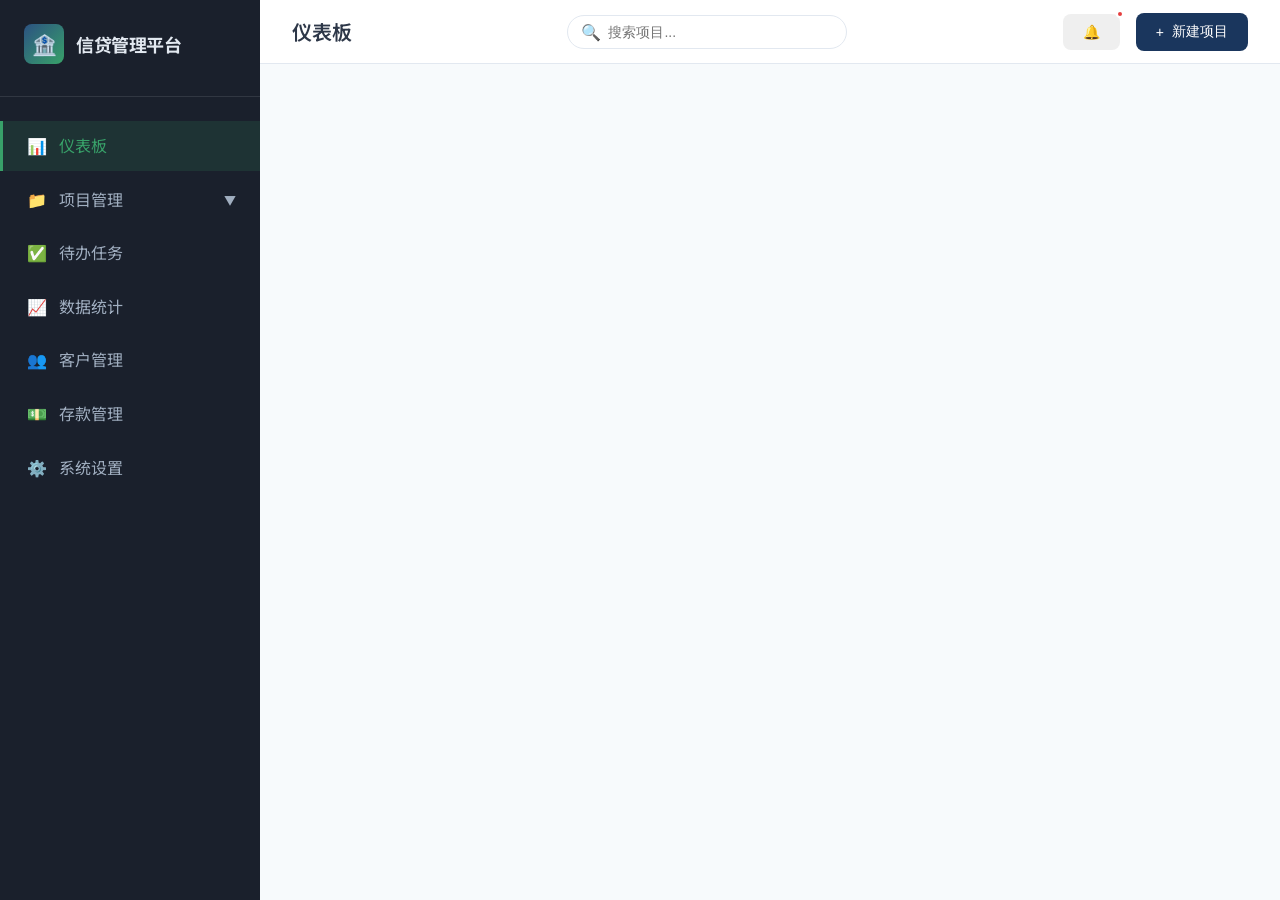
<file: public/index.html>
﻿<!DOCTYPE html>
<html lang="zh-CN">
<head>
  <meta charset="UTF-8">
  <meta name="viewport" content="width=device-width, initial-scale=1.0">
  <title>信贷项目管理平台</title>
  <link rel="icon" href="data:image/svg+xml,<svg xmlns='http://www.w3.org/2000/svg' viewBox='0 0 100 100'><text y='.9em' font-size='90'>🏦</text></svg>">
  <link rel="preconnect" href="https://fonts.googleapis.com">
  <link rel="preconnect" href="https://fonts.gstatic.com" crossorigin>
  <link href="https://fonts.googleapis.com/css2?family=Noto+Sans+SC:wght@300;400;500;700&family=Source+Code+Pro:wght@400;500&display=swap" rel="stylesheet">
  <style>
    :root {
      --primary: #1a365d;
      --primary-light: #2c5282;
      --secondary: #4a5568;
      --accent: #38a169;
      --warning: #dd6b20;
      --danger: #e53e3e;
      --bg: #f7fafc;
      --card-bg: #ffffff;
      --sidebar-bg: #1a202c;
      --text: #2d3748;
      --text-light: #718096;
      --text-lighter: #a0aec0;
      --border: #e2e8f0;
      --shadow: 0 1px 3px rgba(0,0,0,0.12);
      --shadow-lg: 0 4px 12px rgba(0,0,0,0.15);
      --radius: 8px;
      --radius-sm: 4px;
    }

    * {
      margin: 0;
      padding: 0;
      box-sizing: border-box;
    }

    body {
      font-family: "Noto Sans SC", "PingFang SC", "Microsoft YaHei", sans-serif;
      background: var(--bg);
      color: var(--text);
      line-height: 1.6;
      min-height: 100vh;
    }

    .app {
      display: flex;
      min-height: 100vh;
    }

    .sidebar {
      width: 260px;
      background: var(--sidebar-bg);
      color: #e2e8f0;
      padding: 24px 0;
      position: fixed;
      height: 100vh;
      overflow-y: auto;
      transition: transform 0.3s ease;
      z-index: 100;
    }

    .sidebar-header {
      padding: 0 24px 32px;
      border-bottom: 1px solid rgba(255,255,255,0.1);
      margin-bottom: 24px;
    }

    .logo {
      display: flex;
      align-items: center;
      gap: 12px;
    }

    .logo-icon {
      width: 40px;
      height: 40px;
      background: linear-gradient(135deg, var(--primary-light), var(--accent));
      border-radius: var(--radius);
      display: flex;
      align-items: center;
      justify-content: center;
      font-size: 20px;
    }

    .logo-text {
      font-size: 18px;
      font-weight: 700;
      letter-spacing: -0.5px;
    }

    .nav-menu {
      list-style: none;
    }

    .nav-item {
      margin-bottom: 4px;
    }

    .nav-link {
      display: flex;
      align-items: center;
      gap: 12px;
      padding: 12px 24px;
      color: #a0aec0;
      text-decoration: none;
      transition: all 0.2s ease;
      border-left: 3px solid transparent;
      cursor: pointer;
    }

    .nav-link:hover {
      background: rgba(255,255,255,0.05);
      color: #e2e8f0;
    }

    .nav-link.active {
      background: rgba(56, 161, 105, 0.15);
      color: var(--accent);
      border-left-color: var(--accent);
    }

    .nav-icon {
      width: 20px;
      text-align: center;
      font-size: 16px;
    }

    .main {
      flex: 1;
      margin-left: 260px;
      min-height: 100vh;
    }

    .topbar {
      background: var(--card-bg);
      height: 64px;
      padding: 0 32px;
      display: flex;
      align-items: center;
      justify-content: space-between;
      border-bottom: 1px solid var(--border);
      position: sticky;
      top: 0;
      z-index: 50;
    }

    .topbar-left {
      display: flex;
      align-items: center;
      gap: 16px;
    }

    .page-title {
      font-size: 20px;
      font-weight: 600;
    }

    .search-box {
      position: relative;
    }

    .search-input {
      width: 280px;
      padding: 8px 16px 8px 40px;
      border: 1px solid var(--border);
      border-radius: 20px;
      font-size: 14px;
      outline: none;
      transition: border-color 0.2s;
    }

    .search-input:focus {
      border-color: var(--primary);
    }

    .search-icon {
      position: absolute;
      left: 14px;
      top: 50%;
      transform: translateY(-50%);
      color: var(--text-lighter);
    }

    .topbar-right {
      display: flex;
      align-items: center;
      gap: 16px;
    }

    .btn {
      display: inline-flex;
      align-items: center;
      gap: 8px;
      padding: 10px 20px;
      border: none;
      border-radius: var(--radius);
      font-size: 14px;
      font-weight: 500;
      cursor: pointer;
      transition: all 0.2s;
    }

    .btn-primary {
      background: var(--primary);
      color: white;
    }

    .btn-primary:hover {
      background: var(--primary-light);
      transform: translateY(-1px);
    }

    .btn-secondary {
      background: var(--bg);
      color: var(--text);
      border: 1px solid var(--border);
    }

    .btn-secondary:hover {
      background: var(--border);
    }

    .btn-danger {
      background: var(--danger);
      color: white;
    }

    .btn-danger:hover {
      background: #c53030;
    }

    .content {
      padding: 32px;
    }

    .stats-grid {
      display: grid;
      grid-template-columns: repeat(4, 1fr);
      gap: 24px;
      margin-bottom: 32px;
    }

    .stat-card {
      background: var(--card-bg);
      border-radius: var(--radius);
      padding: 24px;
      box-shadow: var(--shadow);
      transition: transform 0.2s, box-shadow 0.2s;
    }

    .stat-card:hover {
      transform: translateY(-2px);
      box-shadow: var(--shadow-lg);
    }

    .stat-icon {
      width: 48px;
      height: 48px;
      border-radius: var(--radius);
      display: flex;
      align-items: center;
      justify-content: center;
      font-size: 24px;
      margin-bottom: 16px;
    }

    .stat-icon.primary { background: rgba(26, 54, 93, 0.1); color: var(--primary); }
    .stat-icon.accent { background: rgba(56, 161, 105, 0.1); color: var(--accent); }
    .stat-icon.warning { background: rgba(221, 107, 32, 0.1); color: var(--warning); }
    .stat-icon.danger { background: rgba(229, 62, 62, 0.1); color: var(--danger); }

    .stat-value {
      font-size: 28px;
      font-weight: 700;
      font-family: "Source Code Pro", monospace;
      margin-bottom: 4px;
    }

    .stat-label {
      font-size: 14px;
      color: var(--text-light);
    }

    .section {
      background: var(--card-bg);
      border-radius: var(--radius);
      box-shadow: var(--shadow);
      margin-bottom: 24px;
    }

    .section-header {
      padding: 20px 24px;
      border-bottom: 1px solid var(--border);
      display: flex;
      align-items: center;
      justify-content: space-between;
    }

    .section-title {
      font-size: 16px;
      font-weight: 600;
    }

    .section-body {
      padding: 24px;
    }

    .projects-table {
      width: 100%;
      border-collapse: collapse;
    }

    .projects-table th,
    .projects-table td {
      padding: 14px 16px;
      text-align: left;
      border-bottom: 1px solid var(--border);
    }

    .projects-table th {
      background: var(--bg);
      font-weight: 500;
      font-size: 13px;
      color: var(--text-light);
      text-transform: uppercase;
      letter-spacing: 0.5px;
    }

    .projects-table tr:hover {
      background: rgba(26, 54, 93, 0.02);
    }

    .project-name {
      font-weight: 500;
      color: var(--primary);
      cursor: pointer;
    }

    .project-name:hover {
      text-decoration: underline;
    }

    .amount {
      font-family: "Source Code Pro", monospace;
      font-weight: 500;
    }

    .status-badge {
      display: inline-flex;
      align-items: center;
      gap: 6px;
      padding: 4px 12px;
      border-radius: 20px;
      font-size: 12px;
      font-weight: 500;
    }

    .status-badge.pending {
      background: rgba(221, 107, 32, 0.1);
      color: var(--warning);
    }

    .status-badge.processing {
      background: rgba(26, 54, 93, 0.1);
      color: var(--primary);
    }

    .status-badge.completed {
      background: rgba(56, 161, 105, 0.1);
      color: var(--accent);
    }

    .status-badge.rejected {
      background: rgba(229, 62, 62, 0.1);
      color: var(--danger);
    }

    .stage-badge {
      display: inline-flex;
      align-items: center;
      gap: 6px;
      padding: 4px 10px;
      border-radius: var(--radius-sm);
      font-size: 12px;
      font-weight: 500;
    }

    .stage-badge.pre {
      background: #ebf8ff;
      color: #2b6cb0;
    }

    .stage-badge.mid {
      background: #fef3c7;
      color: #b7791f;
    }

    .stage-badge.post {
      background: #f0fff4;
      color: #276749;
    }

    .progress-bar {
      width: 100%;
      height: 8px;
      background: var(--border);
      border-radius: 4px;
      overflow: hidden;
      margin-top: 8px;
    }

    .progress-fill {
      height: 100%;
      border-radius: 4px;
      transition: width 0.5s ease;
      background: linear-gradient(90deg, var(--primary), var(--accent));
    }

    .card {
      background: var(--card-bg);
      border-radius: var(--radius);
      box-shadow: var(--shadow);
      padding: 24px;
      margin-bottom: 24px;
    }

    .form-group {
      margin-bottom: 20px;
    }

    .form-label {
      display: block;
      font-size: 14px;
      font-weight: 500;
      margin-bottom: 8px;
      color: var(--text);
    }

    .form-input,
    .form-select,
    .form-textarea {
      width: 100%;
      padding: 12px 16px;
      border: 1px solid var(--border);
      border-radius: var(--radius-sm);
      font-size: 14px;
      font-family: inherit;
      outline: none;
      transition: border-color 0.2s;
    }

    .form-input:focus,
    .form-select:focus,
    .form-textarea:focus {
      border-color: var(--primary);
    }

    .form-textarea {
      min-height: 100px;
      resize: vertical;
    }

    .modal-overlay {
      position: fixed;
      inset: 0;
      background: rgba(0, 0, 0, 0.5);
      display: flex;
      align-items: center;
      justify-content: center;
      z-index: 1000;
      opacity: 0;
      visibility: hidden;
      transition: all 0.3s;
    }

    .modal-overlay.active {
      opacity: 1;
      visibility: visible;
    }

    .modal {
      background: var(--card-bg);
      border-radius: 12px;
      width: 90%;
      max-width: 800px;
      max-height: 90vh;
      overflow-y: auto;
      transform: translateY(20px);
      transition: transform 0.3s;
    }

    .modal-overlay.active .modal {
      transform: translateY(0);
    }

    .modal-header {
      padding: 24px;
      border-bottom: 1px solid var(--border);
      display: flex;
      align-items: center;
      justify-content: space-between;
    }

    .modal-title {
      font-size: 18px;
      font-weight: 600;
    }

    .modal-close {
      width: 32px;
      height: 32px;
      border: none;
      background: var(--bg);
      border-radius: 50%;
      cursor: pointer;
      display: flex;
      align-items: center;
      justify-content: center;
      font-size: 18px;
      color: var(--text-light);
      transition: all 0.2s;
    }

    .modal-close:hover {
      background: var(--border);
      color: var(--text);
    }

    .modal-body {
      padding: 24px;
    }

    .modal-footer {
      padding: 16px 24px;
      border-top: 1px solid var(--border);
      display: flex;
      justify-content: flex-end;
      gap: 12px;
    }

    .flow-container {
      display: flex;
      align-items: center;
      justify-content: space-between;
      padding: 24px 0;
    }

    .flow-stage {
      flex: 1;
      text-align: center;
      position: relative;
    }

    .flow-stage:not(:last-child)::after {
      content: '';
      position: absolute;
      top: 20px;
      right: -50%;
      width: 100%;
      height: 3px;
      background: var(--border);
    }

    .flow-stage.active:not(:last-child)::after {
      background: var(--accent);
    }

    .flow-icon {
      width: 40px;
      height: 40px;
      border-radius: 50%;
      background: var(--border);
      display: flex;
      align-items: center;
      justify-content: center;
      margin: 0 auto 12px;
      font-size: 18px;
      position: relative;
      z-index: 1;
      color: var(--text-lighter);
    }

    .flow-stage.active .flow-icon {
      background: var(--accent);
      color: white;
    }

    .flow-stage.completed .flow-icon {
      background: var(--primary);
      color: white;
    }

    .flow-label {
      font-size: 14px;
      font-weight: 500;
      margin-bottom: 4px;
    }

    .flow-status {
      font-size: 12px;
      color: var(--text-light);
    }

    .task-list {
      list-style: none;
    }

    .task-item {
      display: flex;
      align-items: center;
      gap: 12px;
      padding: 12px 0;
      border-bottom: 1px solid var(--border);
    }

    .task-item:last-child {
      border-bottom: none;
    }

    .task-checkbox {
      width: 20px;
      height: 20px;
      border: 2px solid var(--border);
      border-radius: 50%;
      cursor: pointer;
      display: flex;
      align-items: center;
      justify-content: center;
      transition: all 0.2s;
    }

    .task-checkbox.checked {
      background: var(--accent);
      border-color: var(--accent);
      color: white;
    }

    .task-content {
      flex: 1;
    }

    .task-title {
      font-size: 14px;
    }

    .task-title.checked {
      text-decoration: line-through;
      color: var(--text-lighter);
    }

    .task-meta {
      font-size: 12px;
      color: var(--text-light);
    }

    .empty-state {
      text-align: center;
      padding: 48px;
      color: var(--text-light);
    }

    .empty-icon {
      font-size: 48px;
      margin-bottom: 16px;
      opacity: 0.5;
    }

    .pagination {
      display: flex;
      align-items: center;
      justify-content: center;
      gap: 8px;
      margin-top: 24px;
    }

    .page-btn {
      width: 36px;
      height: 36px;
      border: 1px solid var(--border);
      background: var(--card-bg);
      border-radius: var(--radius-sm);
      cursor: pointer;
      display: flex;
      align-items: center;
      justify-content: center;
      font-size: 14px;
      transition: all 0.2s;
    }

    .page-btn:hover {
      border-color: var(--primary);
      color: var(--primary);
    }

    .page-btn.active {
      background: var(--primary);
      color: white;
      border-color: var(--primary);
    }

    .mobile-menu-btn {
      display: none;
      background: none;
      border: none;
      font-size: 24px;
      cursor: pointer;
    }

    .detail-grid {
      display: grid;
      grid-template-columns: repeat(2, 1fr);
      gap: 24px;
    }

    .detail-item {
      padding: 16px 0;
      border-bottom: 1px solid var(--border);
    }

    .detail-label {
      font-size: 12px;
      color: var(--text-light);
      margin-bottom: 4px;
    }

    .detail-value {
      font-size: 14px;
      font-weight: 500;
    }

    .history-list {
      list-style: none;
    }

    .history-item {
      display: flex;
      gap: 16px;
      padding: 16px 0;
      border-bottom: 1px solid var(--border);
    }

    .history-icon {
      width: 32px;
      height: 32px;
      border-radius: 50%;
      background: var(--bg);
      display: flex;
      align-items: center;
      justify-content: center;
      flex-shrink: 0;
    }

    .history-content {
      flex: 1;
    }

    .history-title {
      font-size: 14px;
      font-weight: 500;
      margin-bottom: 4px;
    }

    .history-meta {
      font-size: 12px;
      color: var(--text-light);
    }

    @media (max-width: 1200px) {
      .stats-grid {
        grid-template-columns: repeat(2, 1fr);
      }
    }

    @media (max-width: 768px) {
      .sidebar {
        transform: translateX(-100%);
      }

      .sidebar.open {
        transform: translateX(0);
      }

      .main {
        margin-left: 0;
      }

      .mobile-menu-btn {
        display: block;
      }

      .stats-grid {
        grid-template-columns: 1fr;
      }

      .detail-grid {
        grid-template-columns: 1fr;
      }

      .search-input {
        width: 200px;
      }
    }

    .fade-in {
      animation: fadeIn 0.3s ease;
    }

    @keyframes fadeIn {
      from {
        opacity: 0;
        transform: translateY(10px);
      }
      to {
        opacity: 1;
        transform: translateY(0);
      }
    }

    .notifications-badge {
      position: relative;
    }

    .notification-dot {
      position: absolute;
      top: -4px;
      right: -4px;
      width: 8px;
      height: 8px;
      background: var(--danger);
      border-radius: 50%;
      border: 2px solid var(--card-bg);
    }

    .filter-bar {
      display: flex;
      gap: 12px;
      margin-bottom: 24px;
      flex-wrap: wrap;
    }

    .filter-select {
      padding: 8px 16px;
      border: 1px solid var(--border);
      border-radius: var(--radius-sm);
      font-size: 14px;
      background: var(--card-bg);
      cursor: pointer;
      min-width: 140px;
    }

.filter-select:focus {
  outline: none;
  border-color: var(--primary);
}

.urgency-badge {
  display: inline-flex;
  align-items: center;
  gap: 4px;
  padding: 2px 8px;
  border-radius: var(--radius-sm);
  font-size: 12px;
  font-weight: 500;
}

.urgency-normal {
  background: rgba(113, 128, 150, 0.1);
  color: var(--text-light);
}

.urgency-urgent {
  background: rgba(221, 107, 32, 0.1);
  color: var(--warning);
}

.urgency-very-urgent {
  background: rgba(229, 62, 62, 0.1);
  color: var(--danger);
  animation: pulse 2s infinite;
}

@keyframes pulse {
  0%, 100% { opacity: 1; }
  50% { opacity: 0.7; }
}

.project-row-second {
  background: var(--bg);
  font-size: 12px;
  color: var(--text-light);
}

.project-row-second td {
  padding: 8px 16px;
  border-bottom: 1px solid var(--border);
}

.duration-bar-container {
  display: flex;
  align-items: center;
  gap: 8px;
  flex: 1;
}

.duration-bar {
  flex: 1;
  height: 6px;
  background: var(--border);
  border-radius: 3px;
  overflow: hidden;
  max-width: 100px;
}

.duration-bar-fill {
  height: 100%;
  border-radius: 3px;
  transition: width 0.3s;
}

.current-node {
  display: inline-flex;
  align-items: center;
  gap: 4px;
  padding: 2px 8px;
  background: var(--primary);
  color: white;
  border-radius: var(--radius-sm);
  font-size: 11px;
}

.loading-state {
  display: flex;
  align-items: center;
  justify-content: center;
  padding: 48px;
  color: var(--text-light);
}

.loading-spinner {
  width: 32px;
  height: 32px;
  border: 3px solid var(--border);
  border-top-color: var(--primary);
  border-radius: 50%;
  animation: spin 1s linear infinite;
  margin-right: 12px;
}

@keyframes spin {
  to { transform: rotate(360deg); }
}
  </style>
</head>
<body>
  <div class="app">
    <aside class="sidebar" id="sidebar">
      <div class="sidebar-header">
        <div class="logo">
          <div class="logo-icon">🏦</div>
          <span class="logo-text">信贷管理平台</span>
        </div>
      </div>
      <ul class="nav-menu">
        <li class="nav-item">
          <a href="#" class="nav-link active" data-page="dashboard">
            <span class="nav-icon">📊</span>
            <span>仪表板</span>
          </a>
        </li>
        <li class="nav-item">
          <a href="#" class="nav-link" data-page="projects" onclick="App.toggleSubMenu(event, 'projectSubMenu')">
            <span class="nav-icon">📁</span>
            <span>项目管理</span>
            <span style="margin-left:auto;font-size:12px;" id="projectSubMenuIcon">▼</span>
          </a>
          <ul class="sub-menu" id="projectSubMenu" style="display:none;list-style:none;padding-left:24px;">
            <li><a href="#" class="nav-link" style="padding:8px 24px;font-size:13px;" data-page="projects" onclick="App.showAllProjects()">📋 全部项目</a></li>
            <li><a href="#" class="nav-link" style="padding:8px 24px;font-size:13px;" data-page="projects" onclick="App.showStage('pre')">🔍 贷前调查</a></li>
            <li><a href="#" class="nav-link" style="padding:8px 24px;font-size:13px;" data-page="projects" onclick="App.showStage('mid')">📋 贷中审批</a></li>
            <li><a href="#" class="nav-link" style="padding:8px 24px;font-size:13px;" data-page="projects" onclick="App.showStage('post')">📊 贷后管理</a></li>
          </ul>
        </li>
        <li class="nav-item">
          <a href="#" class="nav-link" data-page="tasks">
            <span class="nav-icon">✅</span>
            <span>待办任务</span>
          </a>
        </li>
        <li class="nav-item">
          <a href="#" class="nav-link" data-page="statistics">
            <span class="nav-icon">📈</span>
            <span>数据统计</span>
          </a>
        </li>
        <li class="nav-item">
          <a href="#" class="nav-link" data-page="customers">
            <span class="nav-icon">👥</span>
            <span>客户管理</span>
          </a>
        </li>
        <li class="nav-item">
          <a href="#" class="nav-link" data-page="deposits">
            <span class="nav-icon">💵</span>
            <span>存款管理</span>
          </a>
        </li>
        <li class="nav-item">
          <a href="#" class="nav-link" data-page="settings">
            <span class="nav-icon">⚙️</span>
            <span>系统设置</span>
          </a>
        </li>
      </ul>
    </aside>

    <main class="main">
      <header class="topbar">
        <div class="topbar-left">
          <button class="mobile-menu-btn" id="mobileMenuBtn">☰</button>
          <h1 class="page-title" id="pageTitle">仪表板</h1>
        </div>
        <div class="search-box">
          <span class="search-icon">🔍</span>
          <input type="text" class="search-input" placeholder="搜索项目..." id="searchInput">
        </div>
        <div class="topbar-right">
          <button class="btn notifications-badge" id="notificationBtn">
            🔔
            <span class="notification-dot" id="notificationDot"></span>
          </button>
          <button class="btn btn-primary" id="newProjectBtn">
            <span>+</span>新建项目
          </button>
        </div>
      </header>

      <div class="content" id="content">
      </div>
    </main>
  </div>

  <div class="modal-overlay" id="projectModal">
    <div class="modal" style="max-width: 900px;">
      <div class="modal-header">
        <h2 class="modal-title" id="modalTitle">新建项目</h2>
        <button class="modal-close" id="modalClose">✕</button>
      </div>
      <div class="modal-body">
        <form id="projectForm" style="display: grid; grid-template-columns: repeat(2, 1fr); gap: 16px;">
          <div class="form-group">
            <label class="form-label">项目编号</label>
            <input type="text" class="form-input" id="projectCode" readonly>
          </div>
          <div class="form-group">
            <label class="form-label">项目名称 *</label>
            <input type="text" class="form-input" id="projectName" required placeholder="请输入项目名称">
          </div>
          <div class="form-group" style="grid-column: span 2;">
<label class="form-label">客户 *</label>
            <input type="text" class="form-input" id="customerSearch" placeholder="搜索客户..." oninput="App.filterCustomers(this.value)" style="margin-bottom:8px;">
            <div id="customerList" style="max-height:150px;overflow-y:auto;border:1px solid var(--border);border-radius:4px;padding:8px;">
            </div>
          </div>
          <div class="form-group" style="grid-column: span 2;">
            <label class="form-label">已选客户</label>
            <div id="selectedCustomers" style="display:flex;flex-wrap:wrap;gap:8px;min-height:32px;padding:8px;background:var(--bg);border-radius:4px;"></div>
          </div>
          <div class="form-group" style="display:none;">
            <label class="form-label">客户名称</label>
            <input type="text" id="customerName">
          </div>
          <div class="form-group" style="display:none;">
            <label class="form-label">客户类型</label>
            <select class="form-select" id="customerType">
            </select>
          </div>
          <div class="form-group">
            <label class="form-label">授信金额（元）*</label>
            <input type="number" class="form-input" id="creditAmount" required placeholder="请输入授信金额" min="0" step="10000">
          </div>
          <div class="form-group">
            <label class="form-label">授信期限</label>
            <select class="form-select" id="creditTerm">
              <option value="3">3个月</option>
              <option value="6">6个月</option>
              <option value="12" selected>12个月</option>
              <option value="24">24个月</option>
              <option value="36">36个月</option>
            </select>
          </div>
          <div class="form-group">
            <label class="form-label">利率（%）</label>
            <input type="number" class="form-input" id="interestRate" value="4.35" step="0.01" min="0" max="24">
          </div>
          <div class="form-group">
            <label class="form-label">担保方式</label>
            <select class="form-select" id="guaranteeType">
              <option value="credit">信用贷款</option>
              <option value="mortgage">抵押贷款</option>
              <option value="pledge">质押贷款</option>
              <option value="guarantee">担保贷款</option>
            </select>
          </div>
          <div class="form-group">
            <label class="form-label">开始时间</label>
            <input type="date" class="form-input" id="startDate">
          </div>
          <div class="form-group">
            <label class="form-label">结束时间</label>
            <input type="date" class="form-input" id="endDate">
          </div>
<div class="form-group" style="grid-column: span 2;">
    <label class="form-label">备注说明</label>
    <textarea class="form-textarea" id="remark" placeholder="请输入备注说明"></textarea>
  </div>
  <div class="form-group">
    <label class="form-label">紧急度</label>
    <select class="form-select" id="urgency">
      <option value="normal">普通</option>
      <option value="urgent">紧急</option>
      <option value="very_urgent">非常紧急</option>
    </select>
  </div>
  <div class="form-group">
    <label class="form-label">当前阶段</label>
    <select class="form-select" id="editStage">
      <option value="pre">贷前调查</option>
      <option value="mid">贷中审批</option>
      <option value="post">贷后管理</option>
    </select>
  </div>
  <div class="form-group">
    <label class="form-label">状态</label>
    <select class="form-select" id="editStatus">
      <option value="pending">待处理</option>
      <option value="processing">审批中</option>
      <option value="completed">已完成</option>
      <option value="rejected">已拒绝</option>
    </select>
  </div>
  <div class="form-group">
    <label class="form-label">动拨日期</label>
    <input type="date" class="form-input" id="drawDate">
  </div>
  <div class="form-group" style="grid-column: span 2;">
    <label class="form-label">贷后任务日期</label>
    <div style="display:flex;gap:12px;margin-bottom:8px;flex-wrap:wrap;">
      <label style="display:flex;align-items:center;gap:4px;cursor:pointer;">
        <input type="radio" name="postLoanTaskType" value="quarterly" checked onchange="App.togglePostLoanTaskDates()"> 按季度
      </label>
      <label style="display:flex;align-items:center;gap:4px;cursor:pointer;">
        <input type="radio" name="postLoanTaskType" value="halfyear" onchange="App.togglePostLoanTaskDates()"> 按半年
      </label>
      <label style="display:flex;align-items:center;gap:4px;cursor:pointer;">
        <input type="radio" name="postLoanTaskType" value="custom" onchange="App.togglePostLoanTaskDates()"> 自定义
      </label>
    </div>
    <div id="postLoanTaskDatesContainer" style="display:flex;flex-direction:column;gap:8px;">
      <div style="display:flex;align-items:center;gap:8px;">
        <span style="font-size:12px;min-width:60px;">第1次:</span>
        <input type="date" class="form-input" id="postLoanTaskDate1" style="width:200px;">
      </div>
      <div style="display:flex;align-items:center;gap:8px;">
        <span style="font-size:12px;min-width:60px;">第2次:</span>
        <input type="date" class="form-input" id="postLoanTaskDate2" style="width:200px;">
      </div>
      <div style="display:flex;align-items:center;gap:8px;">
        <span style="font-size:12px;min-width:60px;">第3次:</span>
        <input type="date" class="form-input" id="postLoanTaskDate3" style="width:200px;">
      </div>
      <div style="display:flex;align-items:center;gap:8px;">
        <span style="font-size:12px;min-width:60px;">第4次:</span>
        <input type="date" class="form-input" id="postLoanTaskDate4" style="width:200px;">
      </div>
    </div>
  </div>
</form>
      </div>
      <div class="modal-footer">
        <button class="btn btn-secondary" id="cancelBtn">取消</button>
        <button class="btn btn-primary" id="saveBtn">保存项目</button>
      </div>
    </div>
  </div>

  <div class="modal-overlay" id="detailModal">
    <div class="modal" style="max-width: 900px;">
      <div class="modal-header">
        <h2 class="modal-title">项目详情</h2>
        <button class="modal-close" id="detailModalClose">✕</button>
      </div>
      <div class="modal-body" id="detailContent">
      </div>
    </div>
  </div>

  <script src="js/api.js"></script>
  <script>
    const App = {
data: {
    projects: [],
    customers: [],
    deposits: [],
    tasks: [],
    currentPage: 'dashboard',
    isLoading: true,
  },
  searchQuery: '',
  filterStatus: '',
  filterStage: '',
  projectTab: 'recent',
  options: {
    stages: [
      { value: 'pre', label: '贷前调查' },
      { value: 'mid', label: '贷中审批' },
      { value: 'post', label: '贷后管理' }
    ],
    statuses: [
      { value: 'pending', label: '待处理' },
      { value: 'processing', label: '审批中' },
      { value: 'completed', label: '已完成' },
      { value: 'rejected', label: '已拒绝' }
    ],
    terms: [
      { value: '3', label: '3个月' },
      { value: '6', label: '6个月' },
      { value: '12', label: '12个月' },
      { value: '24', label: '24个月' },
      { value: '36', label: '36个月' }
    ],
    guaranteeTypes: [
      { value: 'credit', label: '信用贷款' },
      { value: 'mortgage', label: '抵押贷款' },
      { value: 'pledge', label: '质押贷款' },
      { value: 'guarantee', label: '担保贷款' }
    ],
    urgencies: [
      { value: 'normal', label: '普通' },
      { value: 'urgent', label: '紧急' },
      { value: 'very_urgent', label: '非常紧急' }
    ]
  }
},

async init() {
  if (!await this.checkLogin()) {
    return;
  }
  await this.loadData();
  this.initOptionDropdowns();
  this.bindEvents();
  this.render();
},

async loadData() {
  try {
    this.data.isLoading = true;
    this.renderLoading();

    const [projects, customers, deposits, tasks, options] = await Promise.all([
      API.getProjects(),
      API.getCustomers(),
      API.getDeposits(),
      API.getTasks(),
      API.getOptions()
    ]);

    this.data.projects = projects || [];
    this.data.customers = customers || [];
    this.data.deposits = deposits || [];
    this.data.tasks = tasks || [];
    this.data.options = { ...this.options, ...options };

    this.data.isLoading = false;
  } catch (e) {
    console.error('Failed to load data:', e);
    this.data.isLoading = false;
    document.body.innerHTML = '<div style="display:flex;align-items:center;justify-content:center;height:100vh;flex-direction:column;"><h2>加载数据失败</h2><p>请确保API服务已启动</p><p style="color:#999;font-size:12px;margin-top:8px;">' + e.message + '</p></div>';
  }
},

renderLoading() {
  document.getElementById('content').innerHTML = '<div class="loading-state"><div class="loading-spinner"></div>加载中...</div>';
},

async saveData() {
},

async saveOptions() {
  try {
    for (const [key, value] of Object.entries(this.data.options)) {
      await API.updateOption(key, value);
    }
  } catch (e) {
    console.error('Failed to save options:', e);
  }
},

initOptionDropdowns() {
  const creditTerm = document.getElementById('creditTerm');
  if (creditTerm) {
    creditTerm.innerHTML = this.data.options.terms.map(t => `<option value="${t.value}">${t.label}</option>`).join('');
  }
  const guaranteeType = document.getElementById('guaranteeType');
  if (guaranteeType) {
    guaranteeType.innerHTML = this.data.options.guaranteeTypes.map(t => `<option value="${t.value}">${t.label}</option>`).join('');
  }
  const urgency = document.getElementById('urgency');
  if (urgency) {
    urgency.innerHTML = this.data.options.urgencies.map(u => `<option value="${u.value}">${u.label}</option>`).join('');
  }
  const editStage = document.getElementById('editStage');
  if (editStage) {
    editStage.innerHTML = this.data.options.stages.map(s => `<option value="${s.value}">${s.label}</option>`).join('');
  }
  const editStatus = document.getElementById('editStatus');
  if (editStatus) {
    editStatus.innerHTML = this.data.options.statuses.map(s => `<option value="${s.value}">${s.label}</option>`).join('');
  }
},

bindEvents() {
  document.getElementById('mobileMenuBtn').addEventListener('click', () => {
    document.getElementById('sidebar').classList.toggle('open');
  });

  document.querySelectorAll('.nav-link').forEach(link => {
    link.addEventListener('click', (e) => {
      e.preventDefault();
      document.querySelectorAll('.nav-link').forEach(l => l.classList.remove('active'));
      link.classList.add('active');
      this.data.currentPage = link.dataset.page;
      document.getElementById('sidebar').classList.remove('open');
      this.render();
    });
  });

  document.getElementById('newProjectBtn').addEventListener('click', () => {
    this.openProjectModal();
  });

  document.getElementById('modalClose').addEventListener('click', () => {
    this.closeModal('projectModal');
  });

  document.getElementById('detailModalClose').addEventListener('click', () => {
    this.closeModal('detailModal');
  });

  document.getElementById('cancelBtn').addEventListener('click', () => {
    this.closeModal('projectModal');
  });

  document.getElementById('saveBtn').addEventListener('click', () => {
    this.saveProject();
  });

  document.getElementById('searchInput').addEventListener('input', (e) => {
    this.data.searchQuery = e.target.value;
    this.render();
  });
},

openProjectModal(project = null) {
    const modal = document.getElementById('projectModal');
    const form = document.getElementById('projectForm');

    this.currentSelectedCustomers = project ? [...(project.customerIds || [])] : [];

    if (project) {
      document.getElementById('modalTitle').textContent = '编辑项目';
      document.getElementById('projectCode').value = project.id;
      document.getElementById('projectName').value = project.name;
      document.getElementById('creditAmount').value = project.amount;
      document.getElementById('creditTerm').value = project.term;
      document.getElementById('interestRate').value = project.rate;
      document.getElementById('guaranteeType').value = project.guaranteeType;
      document.getElementById('startDate').value = project.createdAt ? project.createdAt.split('T')[0] : '';
      document.getElementById('endDate').value = project.endDate ? project.endDate.split('T')[0] : '';
      document.getElementById('remark').value = project.remark || '';
      document.getElementById('urgency').value = project.urgency || 'normal';
      document.getElementById('editStage').value = project.stage || 'pre';
      document.getElementById('editStatus').value = project.status || 'pending';
      document.getElementById('drawDate').value = project.drawDate || '';
      const taskDates = project.postLoanTaskDates || [];
      for (let i = 1; i <= 4; i++) {
        const input = document.getElementById('postLoanTaskDate' + i);
        if (input) input.value = taskDates[i - 1] || '';
      }
      this.renderCustomerList();
      this.updateSelectedCustomers(this.currentSelectedCustomers);
    } else {
      document.getElementById('modalTitle').textContent = '新建项目';
      form.reset();
      document.getElementById('projectCode').value = this.generateProjectCode();
      document.getElementById('urgency').value = 'normal';
      document.getElementById('editStage').value = 'pre';
      document.getElementById('editStatus').value = 'pending';
      this.currentCustomerFilter = '';
      this.renderCustomerList();
      this.updateSelectedCustomers([]);
    }

    modal.classList.add('active');
  },

      currentCustomerFilter: '',
      currentSelectedCustomers: [],

renderCustomerList() {
  const container = document.getElementById('customerList');
  const filter = (this.currentCustomerFilter || '').toLowerCase();
  const filtered = this.data.customers.filter(c =>
    c.name.toLowerCase().includes(filter) || (c.contact || '').toLowerCase().includes(filter)
  );
  container.innerHTML = filtered.map(c => `
  <div style="display:flex;align-items:center;gap:8px;padding:6px;border-bottom:1px solid var(--border);cursor:pointer;" onclick="App.toggleCustomer('${c.customerNo}')">
  <input type="checkbox" ${this.currentSelectedCustomers.includes(c.customerNo) ? 'checked' : ''} onclick="event.stopPropagation();App.toggleCustomer('${c.customerNo}')">
  <div>
    <div style="font-weight:500;">${c.name}</div>
    <div style="font-size:12px;color:var(--text-light);">${c.type === 'enterprise' ? '企业' : '个人'} · ${c.phone || ''}</div>
  </div>
  </div>
  `).join('');
},

      filterCustomers(value) {
        this.currentCustomerFilter = value;
        this.renderCustomerList();
      },

depositCustomerFilter: '',

      filterDepositCustomers(value) {
        this.depositCustomerFilter = value;
        this.renderDepositCustomerList();
      },

      currentDepositSelectedCustomer: [],

      renderDepositCustomerList() {
        const container = document.getElementById('depositCustomerList');
        if (!container) return;
        const filter = (this.depositCustomerFilter || '').toLowerCase();
        const filtered = this.data.customers.filter(c =>
          c.name.toLowerCase().includes(filter) || (c.contact || '').toLowerCase().includes(filter)
        );
        container.innerHTML = filtered.map(c => `
        <div style="display:flex;align-items:center;gap:8px;padding:6px;border-bottom:1px solid var(--border);cursor:pointer;${this.currentDepositSelectedCustomer.includes(c.customerNo) ? 'background:rgba(56,161,105,0.1);' : ''}" onclick="App.toggleDepositCustomer('${c.customerNo}')">
        <div style="width:16px;height:16px;border-radius:50%;border:2px solid var(--border);display:flex;align-items:center;justify-content:center;${this.currentDepositSelectedCustomer.includes(c.customerNo) ? 'border-color:var(--accent);background:var(--accent);' : ''}">
          ${this.currentDepositSelectedCustomer.includes(c.customerNo) ? '<div style="width:6px;height:6px;background:white;border-radius:50%;"></div>' : ''}
        </div>
        <div>
          <div style="font-weight:500;">${c.name}</div>
          <div style="font-size:12px;color:var(--text-light);">${c.type === 'enterprise' ? '企业' : '个人'} · ${c.phone || ''}</div>
        </div>
        </div>
        `).join('');
      },

      toggleDepositCustomer(customerId) {
        const idx = this.currentDepositSelectedCustomer.indexOf(customerId);
        if (idx >= 0) {
          this.currentDepositSelectedCustomer.splice(idx, 1);
        } else {
          this.currentDepositSelectedCustomer = [customerId];
        }
        this.renderDepositCustomerList();
        this.updateDepositSelectedCustomers();
      },

      updateDepositSelectedCustomers() {
        const container = document.getElementById('depositSelectedCustomers');
        if (!container) return;
        const customers = this.data.customers.filter(c => this.currentDepositSelectedCustomer.includes(c.customerNo));
        container.innerHTML = customers.map(c => `
        <span style="display:inline-flex;align-items:center;gap:4px;padding:4px 8px;background:var(--primary);color:white;border-radius:4px;font-size:12px;">
        ${c.name}
        <span style="cursor:pointer;" onclick="App.removeDepositCustomer('${c.customerNo}')">✕</span>
        </span>
        `).join('') || '<span style="color:var(--text-lighter);font-size:12px;">请从上方选择客户</span>';
      },

      removeDepositCustomer(customerId) {
        const idx = this.currentDepositSelectedCustomer.indexOf(customerId);
        if (idx >= 0) {
          this.currentDepositSelectedCustomer.splice(idx, 1);
          this.renderDepositCustomerList();
          this.updateDepositSelectedCustomers();
        }
      },

toggleCustomer(customerId) {
    const idx = this.currentSelectedCustomers.indexOf(customerId);
    if (idx >= 0) {
      this.currentSelectedCustomers.splice(idx, 1);
    } else {
      this.currentSelectedCustomers.push(customerId);
    }
    this.renderCustomerList();
    this.updateSelectedCustomers(this.currentSelectedCustomers);
  },

  togglePostLoanTaskDates() {
    const type = document.querySelector('input[name="postLoanTaskType"]:checked').value;
    const container = document.getElementById('postLoanTaskDatesContainer');
    if (type === 'custom') {
      container.style.display = 'flex';
    } else {
      container.style.display = 'none';
      const baseDate = new Date();
      let dates = [];
      if (type === 'quarterly') {
        for (let i = 1; i <= 4; i++) {
          dates.push(new Date(baseDate.getTime() + i * 90 * 24 * 60 * 60 * 1000).toISOString().split('T')[0]);
        }
      } else {
        for (let i = 1; i <= 2; i++) {
          dates.push(new Date(baseDate.getTime() + i * 180 * 24 * 60 * 60 * 1000).toISOString().split('T')[0]);
        }
      }
      for (let i = 1; i <= 4; i++) {
        const input = document.getElementById('postLoanTaskDate' + i);
        if (input) input.value = dates[i - 1] || '';
      }
    }
  },

updateSelectedCustomers(selectedIds) {
  const container = document.getElementById('selectedCustomers');
  const customers = this.data.customers.filter(c => selectedIds.includes(c.customerNo));
  container.innerHTML = customers.map(c => `
  <span style="display:inline-flex;align-items:center;gap:4px;padding:4px 8px;background:var(--primary);color:white;border-radius:4px;font-size:12px;">
  ${c.name}
  <span style="cursor:pointer;" onclick="App.removeCustomer('${c.customerNo}')">✕</span>
  </span>
  `).join('') || '<span style="color:var(--text-lighter);font-size:12px;">请从上方选择客户</span>';
},

      removeCustomer(customerId) {
        const idx = this.currentSelectedCustomers.indexOf(customerId);
        if (idx >= 0) {
          this.currentSelectedCustomers.splice(idx, 1);
          this.renderCustomerList();
          this.updateSelectedCustomers(this.currentSelectedCustomers);
        }
      },

      generateProjectCode() {
        const maxNum = this.data.projects.reduce((max, p) => {
          const num = parseInt(p.id.replace('PRJ', ''));
          return num > max ? num : max;
        }, 2026000);
        return `PRJ${String(maxNum + 1).padStart(6, '0')}`;
      },

      closeModal(modalId) {
        document.getElementById(modalId).classList.remove('active');
      },

async saveProject() {
    const projectCode = document.getElementById('projectCode').value;
    const projectName = document.getElementById('projectName').value;
    const customerIds = this.currentSelectedCustomers || [];
    const amount = parseFloat(document.getElementById('creditAmount').value);
    const term = parseInt(document.getElementById('creditTerm').value);
    const rate = document.getElementById('interestRate').value;
    const guaranteeType = document.getElementById('guaranteeType').value;
    const startDate = document.getElementById('startDate').value;
    const endDate = document.getElementById('endDate').value;
    const remark = document.getElementById('remark').value;
    const urgency = document.getElementById('urgency').value;
    const editStage = document.getElementById('editStage').value;
    const editStatus = document.getElementById('editStatus').value;
    const drawDate = document.getElementById('drawDate').value;
    const postLoanTaskDates = [
      document.getElementById('postLoanTaskDate1').value,
      document.getElementById('postLoanTaskDate2').value,
      document.getElementById('postLoanTaskDate3').value,
      document.getElementById('postLoanTaskDate4').value
    ].filter(d => d);

    if (!projectName || customerIds.length === 0 || !amount) {
      alert('请填写必填字段');
      return;
    }

    const customerNames = this.data.customers.filter(c => customerIds.includes(c.customerNo)).map(c => c.name);
    const existingIndex = this.data.projects.findIndex(p => p.id === projectCode);

    const projectData = {
      id: projectCode,
      name: projectName,
      customerIds: customerIds,
      customerNames: customerNames,
      amount: amount,
      term: term,
      rate: rate,
      guaranteeType: guaranteeType,
      status: editStatus,
      stage: editStage,
      urgency: urgency,
      stageProgress: existingIndex >= 0 ? this.data.projects[existingIndex].stageProgress : { pre: 0, mid: 0, post: 0 },
      remark: remark,
      createdAt: startDate ? new Date(startDate).toISOString() : (existingIndex >= 0 ? this.data.projects[existingIndex].createdAt : new Date().toISOString()),
      endDate: endDate ? new Date(endDate).toISOString() : null,
      drawDate: drawDate,
      postLoanTaskDates: postLoanTaskDates,
      tasks: existingIndex >= 0 ? this.data.projects[existingIndex].tasks : this.generateTasks('pending', 'pre')
    };

    try {
      if (existingIndex >= 0) {
        await API.updateProject(projectCode, projectData);
        this.data.projects[existingIndex] = projectData;
      } else {
        await API.createProject(projectData);
        this.data.projects.unshift(projectData);
      }

      this.closeModal('projectModal');
      this.render();
    } catch (e) {
      alert('保存失败: ' + e.message);
    }
  },

      getFilteredProjects() {
        let projects = this.data.projects;

        if (this.data.searchQuery) {
          const query = this.data.searchQuery.toLowerCase();
          projects = projects.filter(p =>
            p.name.toLowerCase().includes(query) ||
            (p.customerNames || []).some(n => n.toLowerCase().includes(query))
          );
        }

        if (this.data.filterStatus) {
          projects = projects.filter(p => p.status === this.data.filterStatus);
        }

        if (this.data.filterStage) {
          projects = projects.filter(p => p.stage === this.data.filterStage);
        }

        return projects;
      },

getStats() {
  const projects = this.data.projects;
  const total = projects.length;
  const stats = { total, totalAmount: 0, approvedAmount: 0 };
  this.data.options.statuses.forEach(s => {
    stats[s.value] = projects.filter(p => p.status === s.value).length;
  });
  stats.totalAmount = projects.reduce((sum, p) => sum + p.amount, 0);
  const completedStatus = this.data.options.statuses.find(s => s.label === '已完成');
  if (completedStatus) {
    stats.approvedAmount = projects.filter(p => p.status === completedStatus.value).reduce((sum, p) => sum + p.amount, 0);
    stats.passRate = total > 0 ? ((stats[completedStatus.value] || 0) / total * 100).toFixed(1) : 0;
  }
  return stats;
},

      getStageStats() {
        const stages = ['pre', 'mid', 'post'];
        const stats = {};
        stages.forEach(s => {
          const projects = this.data.projects.filter(p => p.stage === s);
          stats[s] = {
            total: projects.length,
            pending: projects.filter(p => p.status === 'pending').length,
            processing: projects.filter(p => p.status === 'processing').length,
            completed: projects.filter(p => p.status === 'completed').length,
            rejected: projects.filter(p => p.status === 'rejected').length
          };
        });
        return stats;
      },

      clearStageFilter() {
        this.data.filterStage = '';
        this.render();
      },

formatAmount(amount) {
    return new Intl.NumberFormat('zh-CN', { style: 'currency', currency: 'CNY', minimumFractionDigits: 0 }).format(amount);
  },

  formatAmountInWan(amount) {
    return (amount / 10000).toFixed(2) + '万元';
  },

getUrgencyText(urgency) {
  const found = this.data.options.urgencies.find(u => u.value === urgency);
  return found ? found.label : urgency;
},

  getUrgencyClass(urgency) {
    return urgency === 'very_urgent' ? 'urgency-very-urgent' : (urgency === 'urgent' ? 'urgency-urgent' : 'urgency-normal');
  },

      formatDate(dateStr) {
        if (!dateStr) return '';
        return new Date(dateStr).toLocaleDateString('zh-CN');
      },

getStatusText(status) {
  const found = this.data.options.statuses.find(s => s.value === status);
  return found ? found.label : status;
},

getStageText(stage) {
  const found = this.data.options.stages.find(s => s.value === stage);
  return found ? found.label : stage;
},

      getCustomerTypeText(type) {
        return type === 'enterprise' ? '企业客户' : '个人客户';
      },

getGuaranteeTypeText(type) {
  const found = this.data.options.guaranteeTypes.find(g => g.value === type);
  return found ? found.label : type;
},

      render() {
        if (this.data.isLoading) {
          document.getElementById('content').innerHTML = '<div class="loading-state"><div class="loading-spinner"></div>加载中...</div>';
          return;
        }

        const page = this.data.currentPage;
        const titles = { dashboard: '仪表板', projects: '项目管理', tasks: '待办任务', statistics: '数据统计', settings: '系统设置' };
        document.getElementById('pageTitle').textContent = titles[page] || '仪表板';

        const renderers = {
          dashboard: () => this.renderDashboard(),
          projects: () => this.renderProjects(),
          customers: () => this.renderCustomers(),
          tasks: () => this.renderTasks(),
          statistics: () => this.renderStatistics(),
          deposits: () => this.renderDeposits(),
          settings: () => this.renderSettings()
        };

        document.getElementById('content').innerHTML = (renderers[page] || renderers.dashboard)();
        this.bindPageEvents();
      },

renderDashboard() {
  const stats = this.getStats();
  const allProjects = this.data.projects;
  const pendingProjects = allProjects.filter(p => {
    const completedStatus = this.data.options.statuses.find(s => s.label === '已完成');
    return !completedStatus || p.status !== completedStatus.value;
  });
  const unfinishedProjects = pendingProjects.sort((a, b) => {
    const daysA = Math.floor((Date.now() - new Date(a.createdAt).getTime()) / (1000 * 60 * 60 * 24));
    const daysB = Math.floor((Date.now() - new Date(b.createdAt).getTime()) / (1000 * 60 * 60 * 24));
    return daysB - daysA;
  }).slice(0, 5);
  const importantProjects = [...allProjects].sort((a, b) => {
    const urgencyOrder = { very_urgent: 3, urgent: 2, normal: 1 };
    return (urgencyOrder[b.urgency] || 1) - (urgencyOrder[a.urgency] || 1);
  }).slice(0, 5);
  const recentProjects = this.getFilteredProjects().slice(0, 5);
  const projectTasks = this.data.projects.flatMap(p => p.tasks ? p.tasks.filter(t => !t.completed) : []);
  const standaloneTasks = this.data.tasks.filter(t => !t.completed);
  const pendingTasks = [...projectTasks, ...standaloneTasks].slice(0, 8);

  const currentTab = this.data.projectTab;
  const displayProjects = currentTab === 'unfinished' ? unfinishedProjects : (currentTab === 'important' ? importantProjects : recentProjects);
  const tabTitle = currentTab === 'unfinished' ? '未完成项目' : (currentTab === '重要项目' ? '重要项目' : '最近项目');

  return `
    <div class="stats-grid fade-in">
      <div class="stat-card">
        <div class="stat-icon primary">📁</div>
        <div class="stat-value">${stats.total}</div>
        <div class="stat-label">总项目数</div>
      </div>
<div class="stat-card">
  <div class="stat-icon warning">⏳</div>
  <div class="stat-value">${(stats.pending || 0) + (stats.processing || 0)}</div>
  <div class="stat-label">待处理项目</div>
</div>
      <div class="stat-card">
        <div class="stat-icon accent">💰</div>
        <div class="stat-value">${(stats.totalAmount / 10000).toFixed(0)}万</div>
        <div class="stat-label">申请总额</div>
      </div>
      <div class="stat-card">
        <div class="stat-icon danger">✓</div>
        <div class="stat-value">${stats.passRate}%</div>
        <div class="stat-label">通过率</div>
      </div>
    </div>

<div class="section fade-in">
  <div class="section-header">
    <div style="display:flex;align-items:center;gap:16px;">
      <h3 class="section-title">${tabTitle}</h3>
      <div style="display:flex;gap:8px;">
        <button class="btn ${currentTab === 'recent' ? 'btn-primary' : 'btn-secondary'}" style="padding:4px 12px;font-size:12px;" onclick="App.switchProjectTab('recent')">最近项目</button>
        <button class="btn ${currentTab === 'unfinished' ? 'btn-primary' : 'btn-secondary'}" style="padding:4px 12px;font-size:12px;" onclick="App.switchProjectTab('unfinished')">未完成</button>
        <button class="btn ${currentTab === 'important' ? 'btn-primary' : 'btn-secondary'}" style="padding:4px 12px;font-size:12px;" onclick="App.switchProjectTab('important')">重要项目</button>
      </div>
    </div>
    <button class="btn btn-secondary" onclick="App.navigateTo('projects')">查看全部</button>
  </div>
  <div class="section-body">
    <table class="projects-table">
      <thead>
        <tr>
          <th>项目编号</th>
          <th>项目名称</th>
          <th>客户名称</th>
          <th>授信金额</th>
          <th>紧急度</th>
          <th>当前阶段</th>
          <th>状态</th>
        </tr>
      </thead>
      <tbody>
      ${displayProjects.map(p => `
        <tr>
          <td>${p.id}</td>
          <td><span class="project-name" onclick="App.showProjectDetail('${p.id}')">${p.name}</span></td>
          <td style="white-space:nowrap;">${(p.customerNames || []).map(n => `<div>${n}</div>`).join('')}</td>
          <td class="amount" style="text-align:right;">${this.formatAmountInWan(p.amount)}</td>
          <td><span class="urgency-badge ${this.getUrgencyClass(p.urgency)}">${this.getUrgencyText(p.urgency)}</span></td>
          <td><span class="stage-badge ${p.stage}">${this.getStageText(p.stage)}</span></td>
          <td><span class="status-badge ${p.status}">${this.getStatusText(p.status)}</span></td>
        </tr>
      `).join('')}
      </tbody>
    </table>
  </div>
</div>

<div class="section fade-in">
  <div class="section-header">
    <h3 class="section-title">待办任务</h3>
  </div>
  <div class="section-body">
  ${pendingTasks.length > 0 ? `
  <ul class="task-list">
  ${pendingTasks.map(t => {
    const isStandalone = !this.data.projects.some(p => p.tasks && p.tasks.some(pt => pt.id === t.id));
    const customer = isStandalone ? this.data.customers.find(c => c.customerNo === t.customerNo) : null;
    return `
    <li class="task-item">
      <div class="task-checkbox" onclick="${isStandalone ? `App.toggleStandaloneTask('${t.id}')` : `App.toggleTask('${t.id}')`}"></div>
      <div class="task-content">
        <div class="task-title">${t.title}</div>
        <div class="task-meta">${isStandalone ? (customer ? `客户: ${customer.name}` : '') : '项目: ' + (this.data.projects.find(p => p.tasks && p.tasks.some(pt => pt.id === t.id))?.name || '')}</div>
      </div>
    </li>
    `;
  }).join('')}
  </ul>
  ` : `
  <div class="empty-state">
    <div class="empty-icon">✅</div>
    <p>暂无数待办任务</p>
  </div>
  `}
  </div>
  </div>
  `;
  },

renderProjects() {
    const projects = this.getFilteredProjects();
    const stageFilter = this.data.filterStage;
    const stageStats = this.getStageStats();
    const stageNames = { pre: '贷前调查', mid: '贷中审批', post: '贷后管理' };
    const postLoanCalendar = stageFilter === 'post' ? this.renderPostLoanCalendar() : '';

    return `
      ${stageFilter ? `
      <div class="stats-grid fade-in" style="grid-template-columns: repeat(3, 1fr); margin-bottom: 24px;">
        <div class="stat-card">
          <div class="stat-icon primary">📁</div>
          <div class="stat-value">${stageStats[stageFilter].total}</div>
          <div class="stat-label">${stageNames[stageFilter]} - 项目数</div>
        </div>
        <div class="stat-card">
          <div class="stat-icon warning">⏳</div>
          <div class="stat-value">${stageStats[stageFilter].pending}</div>
          <div class="stat-label">待处理</div>
        </div>
        <div class="stat-card">
          <div class="stat-icon accent">✓</div>
          <div class="stat-value">${stageStats[stageFilter].completed}</div>
          <div class="stat-label">已完成</div>
        </div>
      </div>
      ${postLoanCalendar}
      ` : ''}
<div class="filter-bar fade-in">
  <select class="filter-select" id="statusFilter" onchange="App.filterByStatus()">
    <option value="">全部状态</option>
    ${this.data.options.statuses.map(s => `<option value="${s.value}">${s.label}</option>`).join('')}
  </select>
  <select class="filter-select" id="stageFilter" onchange="App.filterByStage()">
    <option value="">全部阶段</option>
    ${this.data.options.stages.map(s => `<option value="${s.value}">${s.label}</option>`).join('')}
  </select>
  ${stageFilter ? `<button class="btn btn-secondary" onclick="App.clearStageFilter()">清除筛选</button>` : ''}
  <button class="btn btn-primary" onclick="App.exportProjectsXlsx()">导出Excel</button>
</div>

    <div class="section fade-in">
      <div class="section-body" style="padding: 0;">
        <table class="projects-table">
          <thead>
            <tr>
              <th>项目编号</th>
              <th>项目名称</th>
              <th>客户名称</th>
              <th>授信金额</th>
              <th>紧急度</th>
              <th>当前阶段</th>
              <th>状态</th>
              <th>开始时间</th>
              <th>结束时间</th>
              <th>操作</th>
            </tr>
          </thead>
          <tbody>
            ${projects.length > 0 ? projects.map(p => {
    const start = new Date(p.createdAt).getTime();
    const end = p.endDate ? new Date(p.endDate).getTime() : Date.now();
    const days = Math.floor((end - start) / (1000 * 60 * 60 * 24));
    const maxDays = p.term * 30;
    const percent = Math.min((days / maxDays) * 100, 100);
    const r = Math.min(255, Math.floor((percent / 100) * 255));
    const g = Math.min(255, Math.floor((1 - percent / 100) * 200 + 50));
    const color = `rgb(${r}, ${g}, 80)`;
    const color2 = p.endDate ? '#38a169' : color;
    const currentNode = p.stage === 'pre' ? '客户尽职调查' : (p.stage === 'mid' ? '初审评估' : '首次检查');
    return `
            <tr>
              <td>${p.id}</td>
              <td><span class="project-name" onclick="App.showProjectDetail('${p.id}')">${p.name}</span></td>
              <td style="white-space:nowrap;">${(p.customerNames || []).map(n => `<div>${n}</div>`).join('')}</td>
              <td class="amount" style="text-align:right;">${this.formatAmountInWan(p.amount)}</td>
              <td><span class="urgency-badge ${this.getUrgencyClass(p.urgency)}">${this.getUrgencyText(p.urgency)}</span></td>
              <td><span class="stage-badge ${p.stage}">${this.getStageText(p.stage)}</span></td>
              <td><span class="status-badge ${p.status}">${this.getStatusText(p.status)}</span></td>
              <td>${this.formatDate(p.createdAt)}</td>
              <td>${p.endDate ? this.formatDate(p.endDate) : (p.status === 'completed' ? this.formatDate(new Date().toISOString()) : '-')}</td>
              <td>
                <button class="btn btn-secondary" style="padding: 6px 12px; font-size: 12px;" onclick="App.editProject('${p.id}')">编辑</button>
                <button class="btn btn-danger" style="padding: 6px 12px; font-size: 12px; margin-left: 8px;" onclick="App.deleteProject('${p.id}')">删除</button>
              </td>
            </tr>
            <tr class="project-row-second">
              <td colspan="2"></td>
              <td colspan="5">
                <div class="duration-bar-container">
                  <span style="white-space:nowrap;">项目耗时: ${days}天</span>
                  <div class="duration-bar">
                    <div class="duration-bar-fill" style="width:${percent}%;background:${color2};"></div>
                  </div>
                  <span>${percent.toFixed(0)}%</span>
                </div>
              </td>
              <td colspan="3">
                <span class="current-node">📍 当前节点: ${currentNode}</span>
              </td>
            </tr>
            `;
    }).join('') : `
            <tr>
              <td colspan="9">
                <div class="empty-state">
                  <div class="empty-icon">📁</div>
                  <p>暂无数项目数据</p>
                </div>
              </td>
            </tr>
            `}
          </tbody>
        </table>
      </div>
    </div>
    `;
  },

renderTasks() {
  const tasks = this.data.tasks;
  const customers = this.data.customers;
  const filterCustomer = this.data.filterTaskCustomer || '';

  const filteredTasks = filterCustomer
    ? tasks.filter(t => t.customerNo === filterCustomer)
    : tasks;

  const pendingTasks = filteredTasks.filter(t => !t.completed);
  const completedTasks = filteredTasks.filter(t => t.completed);

  const getCustomerName = (customerNo) => {
    const c = customers.find(cust => cust.customerNo === customerNo);
    return c ? c.name : '-';
  };

  const isOverdue = (dueDate) => {
    if (!dueDate) return false;
    return new Date(dueDate) < new Date(new Date().toDateString());
  };

  return `
  <div class="fade-in">
    <div class="filter-bar">
      <select class="filter-select" id="taskCustomerFilter" onchange="App.filterTasksByCustomer()">
        <option value="">全部客户</option>
        ${customers.map(c => `<option value="${c.customerNo}" ${filterCustomer === c.customerNo ? 'selected' : ''}>${c.name}</option>`).join('')}
      </select>
      <button class="btn btn-primary" onclick="App.openTaskModal()">+ 新增任务</button>
    </div>

    <div class="stats-grid" style="grid-template-columns: repeat(3, 1fr); margin-bottom: 24px;">
      <div class="stat-card">
        <div class="stat-icon warning">⏳</div>
        <div class="stat-value">${pendingTasks.length}</div>
        <div class="stat-label">待办任务</div>
      </div>
      <div class="stat-card">
        <div class="stat-icon accent">✓</div>
        <div class="stat-value">${completedTasks.length}</div>
        <div class="stat-label">已完成</div>
      </div>
      <div class="stat-card">
        <div class="stat-icon danger">⚠️</div>
        <div class="stat-value">${pendingTasks.filter(t => isOverdue(t.dueDate)).length}</div>
        <div class="stat-label">已逾期</div>
      </div>
    </div>

    <div class="section">
      <div class="section-header">
        <h3 class="section-title">任务列表</h3>
      </div>
      <div class="section-body">
        ${filteredTasks.length > 0 ? `
        <table class="projects-table">
          <thead>
            <tr>
              <th style="width:40px;">状态</th>
              <th>任务标题</th>
              <th>客户</th>
              <th>到期时间</th>
              <th>操作</th>
            </tr>
          </thead>
          <tbody>
            ${[...pendingTasks, ...completedTasks].map(t => {
              const overdue = !t.completed && isOverdue(t.dueDate);
              return `
              <tr>
                <td>
                  <div class="task-checkbox ${t.completed ? 'checked' : ''}" onclick="App.toggleStandaloneTask('${t.id}')" style="cursor:pointer;">
                    ${t.completed ? '✓' : ''}
                  </div>
                </td>
                <td><span class="${t.completed ? 'checked' : ''}" style="${t.completed ? 'text-decoration:line-through;color:var(--text-lighter);' : ''}">${t.title}</span></td>
                <td>${getCustomerName(t.customerNo)}</td>
                <td style="${overdue ? 'color:var(--danger);font-weight:600;' : ''}">${t.dueDate || '-'}${overdue ? ' <span style="font-size:11px;background:var(--danger);color:white;padding:2px 6px;border-radius:4px;">逾期</span>' : ''}</td>
                <td>
                  <button class="btn btn-secondary" style="padding:4px 8px;font-size:12px;margin-right:4px;" onclick="App.editTask('${t.id}')">编辑</button>
                  <button class="btn btn-danger" style="padding:4px 8px;font-size:12px;" onclick="App.deleteTask('${t.id}')">删除</button>
                </td>
              </tr>
              `;
            }).join('')}
          </tbody>
        </table>
        ` : `
        <div class="empty-state">
          <div class="empty-icon">✅</div>
          <p>暂无任务</p>
        </div>
        `}
</div>
  </div>
  </div>
  `;
},

filterTasksByCustomer() {
  const filter = document.getElementById('taskCustomerFilter');
  this.data.filterTaskCustomer = filter ? filter.value : '';
  this.render();
},

openTaskModal(task = null) {
  const isEdit = task != null;
  document.getElementById('detailModal').classList.add('active');
  document.querySelector('#detailModal .modal-title').textContent = isEdit ? '编辑任务' : '新增任务';

  document.getElementById('detailContent').innerHTML = `
    <form style="display:grid;grid-template-columns:repeat(2,1fr);gap:16px;">
      <div class="form-group">
        <label class="form-label">任务标题 *</label>
        <input type="text" class="form-input" id="taskTitle" value="${task ? task.title : ''}" placeholder="请输入任务标题" required>
      </div>
      <div class="form-group">
        <label class="form-label">客户 *</label>
        <select class="form-select" id="taskCustomer" required>
          <option value="">请选择客户</option>
          ${this.data.customers.map(c => `<option value="${c.customerNo}" ${task && task.customerNo === c.customerNo ? 'selected' : ''}>${c.name}</option>`).join('')}
        </select>
      </div>
      <div class="form-group" style="grid-column: span 2;">
        <label class="form-label">到期时间</label>
        <input type="date" class="form-input" id="taskDueDate" value="${task ? task.dueDate : ''}">
      </div>
    </form>
    <div style="margin-top:24px;display:flex;justify-content:flex-end;gap:12px;">
      <button class="btn btn-secondary" onclick="App.closeModal('detailModal')">取消</button>
      <button class="btn btn-primary" onclick="App.saveTask(${isEdit ? `'${task.id}'` : 'null'})">保存</button>
    </div>
  `;
},

editTask(id) {
  const task = this.data.tasks.find(t => t.id === id);
  if (task) this.openTaskModal(task);
},

async deleteTask(id) {
  if (confirm('确定要删除这个任务吗？')) {
    try {
      await API.deleteTask(id);
      this.data.tasks = this.data.tasks.filter(t => t.id !== id);
      this.render();
    } catch (e) {
      alert('删除失败: ' + e.message);
    }
  }
},

async saveTask(existingId) {
  const title = document.getElementById('taskTitle').value.trim();
  const customerNo = document.getElementById('taskCustomer').value;
  const dueDate = document.getElementById('taskDueDate').value;

  if (!title) { alert('请输入任务标题'); return; }
  if (!customerNo) { alert('请选择客户'); return; }

  try {
    if (existingId) {
      const idx = this.data.tasks.findIndex(t => t.id === existingId);
      const taskData = { id: existingId, title, customerNo, dueDate, completed: this.data.tasks[idx].completed };
      await API.updateTask(existingId, taskData);
      this.data.tasks[idx] = taskData;
    } else {
      const newId = 'T' + String(this.data.tasks.length + 1).padStart(3, '0');
      const taskData = { id: newId, title, customerNo, dueDate, completed: false };
      await API.createTask(taskData);
      this.data.tasks.push(taskData);
    }

    this.closeModal('detailModal');
    this.render();
    alert('保存成功');
  } catch (e) {
    alert('保存失败: ' + e.message);
  }
},

async toggleStandaloneTask(id) {
  try {
    const result = await API.toggleTask(id);
    const task = this.data.tasks.find(t => t.id === id);
    if (task) {
      task.completed = result.completed;
      this.render();
    }
  } catch (e) {
    alert('操作失败: ' + e.message);
  }
},

renderStatistics() {
    const stats = this.getStats();
const stageCounts = {};
  this.data.options.stages.forEach(s => stageCounts[s.value] = 0);
  this.data.projects.forEach(p => { if (stageCounts[p.stage] !== undefined) stageCounts[p.stage]++; });

  const total = stats.total || 1;
  const statusColors = { pending: '#dd6b20', processing: '#1a365d', completed: '#38a169', rejected: '#e53e3e' };
  const stageColors = { pre: '#2b6cb0', mid: '#b7791f', post: '#276749' };

  const statusData = this.data.options.statuses.map(s => ({
    key: s.value,
    label: s.label,
    count: stats[s.value] || 0,
    color: statusColors[s.value] || '#718096'
  }));

  const stageData = this.data.options.stages.map(s => ({
    key: s.value,
    label: s.label,
    count: stageCounts[s.value] || 0,
    color: stageColors[s.value] || '#718096'
  }));

    const buildPie = (data) => {
      let gradient = '';
      let current = 0;
      data.forEach((item, i) => {
        if (item.count > 0) {
          const start = current;
          current += (item.count / total) * 360;
          const end = current;
          gradient += (gradient ? ', ' : '') + item.color + ' ' + start + 'deg ' + end + 'deg';
        }
      });
      return gradient || '#e2e8f0 0deg 360deg';
    };

    const statusGradient = buildPie(statusData);
    const stageGradient = buildPie(stageData);

    return `
    <div class="stats-grid fade-in">
      <div class="stat-card">
        <div class="stat-icon primary">📁</div>
        <div class="stat-value">${stats.total}</div>
        <div class="stat-label">总项目数</div>
      </div>
      <div class="stat-card">
        <div class="stat-icon accent">💰</div>
        <div class="stat-value">${(stats.totalAmount / 10000).toFixed(0)}万</div>
        <div class="stat-label">申请总额</div>
      </div>
      <div class="stat-card">
        <div class="stat-icon primary">✓</div>
        <div class="stat-value">${(stats.approvedAmount / 10000).toFixed(0)}万</div>
        <div class="stat-label">已放款总额</div>
      </div>
      <div class="stat-card">
        <div class="stat-icon danger">📊</div>
        <div class="stat-value">${stats.passRate}%</div>
        <div class="stat-label">项目通过率</div>
      </div>
    </div>

          <div class="detail-grid fade-in">
            <div class="card" style="text-align:center;">
              <h3 style="margin-bottom: 16px; font-size: 16px;">项目状态分布（点击进入筛选）</h3>
              <div style="display:flex;justify-content:center;align-items:center;gap:32px;flex-wrap:wrap;">
                <div style="position:relative;">
                  <div style="width:150px;height:150px;border-radius:50%;background:conic-gradient(${statusGradient});cursor:pointer;" onclick="App.filterByStatus()"></div>
                </div>
                <div style="text-align:left;">
                  ${statusData.map(s => `<div style="display:flex;align-items:center;gap:8px;margin:8px 0;cursor:pointer;" onclick="App.filterProjectByStatus('${s.key}')"><span style="width:12px;height:12px;background:${s.color};border-radius:2px;"></span><span>${s.label}: ${s.count}</span></div>`).join('')}
                </div>
              </div>
            </div>

            <div class="card" style="text-align:center;">
              <h3 style="margin-bottom: 16px; font-size: 16px;">项目阶段分布（点击进入筛选）</h3>
              <div style="display:flex;justify-content:center;align-items:center;gap:32px;flex-wrap:wrap;">
                <div style="position:relative;">
                  <div style="width:150px;height:150px;border-radius:50%;background:conic-gradient(${stageGradient});cursor:pointer;" onclick="App.filterByStage()"></div>
                </div>
                <div style="text-align:left;">
                  ${stageData.map(s => `<div style="display:flex;align-items:center;gap:8px;margin:8px 0;cursor:pointer;" onclick="App.filterProjectByStage('${s.key}')"><span style="width:12px;height:12px;background:${s.color};border-radius:2px;"></span><span>${s.label}: ${s.count}</span></div>`).join('')}
                </div>
              </div>
</div>
</div>
`;
},

renderPostLoanCalendar() {
const calendarDate = this.data.calendarDate ? new Date(this.data.calendarDate) : new Date();
const now = new Date();
const year = calendarDate.getFullYear();
const month = calendarDate.getMonth();
const today = now.getDate();
const isCurrentMonth = year === now.getFullYear() && month === now.getMonth();
const firstDay = new Date(year, month, 1);
const lastDay = new Date(year, month + 1, 0);
const daysInMonth = lastDay.getDate();
const startWeekday = firstDay.getDay();
const monthName = ['一月', '二月', '三月', '四月', '五月', '六月', '七月', '八月', '九月', '十月', '十一月', '十二月'][month];

const postProjects = this.data.projects.filter(p => p.stage === 'post');
const customerTaskMap = {};
postProjects.forEach(p => {
    (p.customerIds || []).forEach(cid => {
      const customer = this.data.customers.find(c => c.customerNo === cid);
      if (customer) {
        if (!customerTaskMap[cid]) {
          customerTaskMap[cid] = { name: customer.name, customerNo: cid, days: new Set() };
        }
        customerTaskMap[cid].days.add(Math.floor(Math.random() * daysInMonth) + 1);
      }
    });
  });

const customerNames = Object.values(customerTaskMap).map(c => c.name + (c.customerNo ? ' (' + c.customerNo + ')' : ''));

const customersWithTasks = Object.values(customerTaskMap);

return '<div class="card fade-in" style="margin-bottom: 24px;">' +
'<div style="display:flex;justify-content:space-between;align-items:center;margin-bottom:16px;">' +
'<div style="display:flex;align-items:center;gap:12px;">' +
'<button class="btn btn-secondary" style="padding:6px 12px;" onclick="App.changeCalendarMonth(-1)">◀ 上月</button>' +
'<h3 style="font-size:16px;">' + year + '年 ' + monthName + '</h3>' +
'<button class="btn btn-secondary" style="padding:6px 12px;" onclick="App.changeCalendarMonth(1)">下月 ▶</button>' +
'</div>' +
'<div style="font-size:12px;color:var(--text-light);">有贷后任务的客户: ' + (customerNames.join(', ') || '暂无') + '</div>' +
'</div>' +
'<div style="display:grid;grid-template-columns:repeat(7,1fr);gap:4px;text-align:center;">' +
'<div style="font-size:12px;color:var(--text-light);padding:8px 0;">日</div>' +
'<div style="font-size:12px;color:var(--text-light);padding:8px 0;">一</div>' +
'<div style="font-size:12px;color:var(--text-light);padding:8px 0;">二</div>' +
'<div style="font-size:12px;color:var(--text-light);padding:8px 0;">三</div>' +
'<div style="font-size:12px;color:var(--text-light);padding:8px 0;">四</div>' +
'<div style="font-size:12px;color:var(--text-light);padding:8px 0;">五</div>' +
'<div style="font-size:12px;color:var(--text-light);padding:8px 0;">六</div>' +
Array(startWeekday).fill('<div style="padding:8px;"></div>').join('') +
Array.from({length: daysInMonth}, function(_, i) {
const day = i + 1;
const isToday = isCurrentMonth && day === today;
const customersOnDay = customersWithTasks.filter(function(c) { return c.days.has(day); });
const hasTask = customersOnDay.length > 0;
const customerNamesOnDay = customersOnDay.map(function(c) { return c.name; }).join('<br>');
let style = 'padding:8px;font-size:12px;';
if (isToday) {
style += 'border:2px solid var(--primary);border-radius:4px;';
}
if (hasTask) {
style += 'background:var(--accent);color:white;border-radius:4px;';
} else if (!isToday) {
style += 'background:var(--bg);';
}
return '<div style="' + style + '">' + day + (customerNamesOnDay ? '<br>' + customerNamesOnDay : '') + '</div>';
}).join('') +
'</div>' +
'</div>';
},

changeCalendarMonth(delta) {
if (!this.data.calendarDate) {
this.data.calendarDate = new Date().toISOString();
}
const d = new Date(this.data.calendarDate);
d.setMonth(d.getMonth() + delta);
this.data.calendarDate = d.toISOString();
this.render();
},

renderCustomers() {
        const customers = this.data.customers;
        return `
          <div class="card fade-in" style="margin-bottom: 24px;">
            <div style="display:flex;justify-content:space-between;align-items:center;margin-bottom:16px;">
              <h3 style="font-size:16px;">客户列表</h3>
              <button class="btn btn-primary" onclick="App.openCustomerModal()">+ 新增客户</button>
            </div>
<table class="projects-table">
    <thead>
      <tr>
        <th>客户号</th>
        <th>客户名称</th>
        <th>客户账号</th>
        <th>类型</th>
        <th>联系人</th>
        <th>联系电话</th>
        <th>操作</th>
      </tr>
    </thead>
    <tbody>
    ${customers.map(c => `
    <tr>
      <td>${c.customerNo || '-'}</td>
      <td>${c.name}</td>
      <td>${(c.accounts || []).map(a => `<div>${a}</div>`).join('') || '-'}</td>
      <td>${c.type === 'enterprise' ? '企业' : '个人'}</td>
      <td>${c.contact || '-'}</td>
      <td>${c.phone}</td>
      <td>
        <button class="btn btn-secondary" style="padding:4px 8px;font-size:12px;" onclick="App.editCustomer('${c.customerNo}')">编辑</button>
      </td>
    </tr>
    `).join('')}
    </tbody>
  </table>
          </div>
        `;
      },

      openCustomerModal(customer = null) {
        const content = document.getElementById('detailContent');
        const isEdit = customer != null;
        document.getElementById('detailModal').classList.add('active');
        document.querySelector('#detailModal .modal-title').textContent = isEdit ? '编辑客户' : '新增客户';
document.getElementById('detailContent').innerHTML = `
  <form style="display:grid;grid-template-columns:repeat(2,1fr);gap:16px;">
    <div class="form-group">
      <label class="form-label">客户号（唯一）*</label>
      <input type="text" class="form-input" id="custNo" value="${customer ? customer.customerNo || '' : ''}" placeholder="如：20260001" required ${isEdit ? 'readonly' : ''}>
    </div>
    <div class="form-group">
      <label class="form-label">客户名称 *</label>
      <input type="text" class="form-input" id="custName" value="${customer ? customer.name : ''}" required>
    </div>
    <div class="form-group">
      <label class="form-label">客户账号（多个用逗号分隔）</label>
      <input type="text" class="form-input" id="custAccounts" value="${customer ? (customer.accounts || []).join(', ') : ''}" placeholder="如：6222021234567890, 6222021234567891">
    </div>
    <div class="form-group">
      <label class="form-label">客户类型 *</label>
      <select class="form-select" id="custType">
        <option value="enterprise" ${customer && customer.type === 'enterprise' ? 'selected' : ''}>企业客户</option>
        <option value="personal" ${customer && customer.type === 'personal' ? 'selected' : ''}>个人客户</option>
      </select>
    </div>
    <div class="form-group">
      <label class="form-label">联系人</label>
      <input type="text" class="form-input" id="custContact" value="${customer ? customer.contact || '' : ''}">
    </div>
    <div class="form-group">
      <label class="form-label">联系电话</label>
      <input type="text" class="form-input" id="custPhone" value="${customer ? customer.phone || '' : ''}">
    </div>
    <div class="form-group">
      <label class="form-label">地址</label>
      <input type="text" class="form-input" id="custAddress" value="${customer ? customer.address || '' : ''}">
    </div>
  </form>
  <div style="margin-top:24px;display:flex;justify-content:flex-end;gap:12px;">
    <button class="btn btn-secondary" onclick="App.closeModal('detailModal')">取消</button>
    <button class="btn btn-primary" onclick="App.saveCustomer(${isEdit ? `'${customer.customerNo}'` : 'null'})">保存</button>
  </div>
`;
      },

editCustomer(customerNo) {
  const customer = this.data.customers.find(c => c.customerNo === customerNo);
  if (customer) this.openCustomerModal(customer);
},

async saveCustomer(existingCustomerNo) {
  const customerNo = document.getElementById('custNo').value.trim();
  const name = document.getElementById('custName').value;
  const accountsInput = document.getElementById('custAccounts').value;
  const accounts = accountsInput ? accountsInput.split(',').map(a => a.trim()).filter(a => a) : [];
  const type = document.getElementById('custType').value;
  const contact = document.getElementById('custContact').value;
  const phone = document.getElementById('custPhone').value;
  const address = document.getElementById('custAddress').value;

  if (!customerNo) { alert('请输入客户号'); return; }
  if (!name) { alert('请输入客户名称'); return; }

  const customerData = { customerNo, name, accounts, type, contact, phone, address };

  try {
    if (existingCustomerNo) {
      await API.updateCustomer(existingCustomerNo, customerData);
      const idx = this.data.customers.findIndex(c => c.customerNo === existingCustomerNo);
      this.data.customers[idx] = customerData;
    } else {
      await API.createCustomer(customerData);
      this.data.customers.push(customerData);
    }

    this.closeModal('detailModal');
    this.render();
    alert('保存成功');
  } catch (e) {
    alert('保存失败: ' + e.message);
  }
},

      renderDeposits() {
        const deposits = this.data.deposits;
        const totalDeposits = deposits.reduce((sum, d) => sum + d.amount, 0);
        const fixedDeposits = deposits.filter(d => d.type === '定期').reduce((sum, d) => sum + d.amount, 0);
        const currentDeposits = deposits.filter(d => d.type === '活期').reduce((sum, d) => sum + d.amount, 0);
        const customerCount = new Set(deposits.map(d => d.customerId)).size;

        return `
<div class="stats-grid fade-in">
  <div class="stat-card">
    <div class="stat-icon primary">💵</div>
    <div class="stat-value">${(totalDeposits / 10000).toFixed(0)}万</div>
    <div class="stat-label">存款总额</div>
  </div>
  <div class="stat-card">
    <div class="stat-icon accent">🏦</div>
    <div class="stat-value">${(fixedDeposits / 10000).toFixed(0)}万</div>
    <div class="stat-label">定期存款</div>
  </div>
  <div class="stat-card">
    <div class="stat-icon warning">📊</div>
    <div class="stat-value">${(currentDeposits / 10000).toFixed(0)}万</div>
    <div class="stat-label">活期存款</div>
  </div>
  <div class="stat-card">
    <div class="stat-icon danger">👥</div>
    <div class="stat-value">${customerCount}</div>
    <div class="stat-label">存款客户数</div>
  </div>
</div>

<div class="card fade-in">
  <div style="display:flex;justify-content:space-between;align-items:center;margin-bottom:16px;">
    <h3 style="font-size:16px;">客户存款明细</h3>
    <button class="btn btn-primary" onclick="App.openDepositModal()">+ 新增存款</button>
  </div>
  <table class="projects-table">
    <thead>
      <tr>
        <th>存款编号</th>
        <th>客户名称</th>
        <th>产品名称</th>
        <th>存款类型</th>
        <th>存款金额</th>
        <th>对客利率(%)</th>
        <th>FTP利率(%)</th>
        <th>利差(%)</th>
        <th>存款日期</th>
        <th>到期日</th>
        <th>剩余期限</th>
        <th>操作</th>
      </tr>
    </thead>
    <tbody>
    ${deposits.map(d => {
      const spread = (d.rate || 0) - (d.ftpRate || 0);
      let daysLeft = '';
      let daysStyle = '';
      if (d.maturityDate) {
        const maturity = new Date(d.maturityDate);
        const today = new Date();
        const diff = Math.ceil((maturity - today) / (1000 * 60 * 60 * 24));
        if (diff > 0) {
          daysLeft = diff + '天';
          if (diff < 30) daysStyle = 'color:#e53e3e;font-weight:600;';
        } else {
          daysLeft = '已到期';
        }
      }
      return `
      <tr>
        <td>${d.id}</td>
        <td>${d.customerName}</td>
        <td>${d.productName || '-'}</td>
        <td>${d.type === '定期' ? '<span class="stage-badge post">定期</span>' : '<span class="stage-badge mid">活期</span>'}</td>
        <td class="amount" style="text-align:right;">${this.formatAmountInWan(d.amount)}</td>
        <td>${d.rate || 0}%</td>
        <td>${d.ftpRate || 0}%</td>
        <td style="color:${spread >= 0 ? '#38a169' : '#e53e3e'};font-weight:500;">${spread.toFixed(2)}%</td>
        <td>${d.date}</td>
        <td>${d.maturityDate || '-'}</td>
        <td style="${daysStyle}">${daysLeft || '-'}</td>
        <td>
          <button class="btn btn-secondary" style="padding:4px 8px;font-size:12px;margin-right:8px;" onclick="App.editDeposit('${d.id}')">编辑</button>
          <button class="btn btn-danger" style="padding:4px 8px;font-size:12px;" onclick="App.deleteDeposit('${d.id}')">删除</button>
        </td>
      </tr>
    `}).join('')}
    </tbody>
  </table>
</div>
        `;
      },

renderSettings() {
  const renderOptionItems = (options, type) => {
    return options.map(opt => `
      <div style="display:flex;align-items:center;justify-content:space-between;padding:8px 12px;background:var(--bg);border-radius:4px;margin-bottom:8px;">
        <span><strong>${opt.value}</strong> - ${opt.label}</span>
        <div>
          <button class="btn btn-secondary" style="padding:4px 8px;font-size:12px;margin-right:4px;" onclick="App.editOption('${type}', '${opt.value}')">编辑</button>
          <button class="btn btn-danger" style="padding:4px 8px;font-size:12px;" onclick="App.deleteOption('${type}', '${opt.value}')">删除</button>
        </div>
      </div>
    `).join('');
  };

  return `
  <div class="card fade-in">
    <div style="display:flex;justify-content:space-between;align-items:center;cursor:pointer;margin-bottom:24px;" onclick="App.toggleSection('pwSection')">
      <h3 style="font-size:16px;">🔐 密码管理</h3>
      <span id="pwSectionIcon" style="font-size:12px;">▼</span>
    </div>
    <div id="pwSection">
      <div class="form-group">
        <label class="form-label">当前密码</label>
        <input type="password" class="form-input" id="currentPassword" placeholder="请输入当前密码">
      </div>
      <div class="form-group">
        <label class="form-label">新密码</label>
        <input type="password" class="form-input" id="newPassword" placeholder="请输入新密码（至少6位）">
      </div>
      <div class="form-group">
        <label class="form-label">确认新密码</label>
        <input type="password" class="form-input" id="confirmPassword" placeholder="请再次输入新密码">
      </div>
      <button class="btn btn-primary" onclick="App.changePassword()">修改密码</button>
    </div>
  </div>

  <div class="card fade-in" style="margin-top: 24px;">
    <div style="display:flex;justify-content:space-between;align-items:center;cursor:pointer;margin-bottom:24px;" onclick="App.toggleSection('optSection')">
      <h3 style="font-size:16px;">📋 选项配置管理</h3>
      <span id="optSectionIcon" style="font-size:12px;">▼</span>
    </div>
    <div id="optSection">
      <div style="margin-bottom: 24px;">
        <h4 style="font-size:14px;margin-bottom:12px;color:var(--primary);">当前阶段</h4>
        ${renderOptionItems(this.data.options.stages, 'stages')}
        <button class="btn btn-secondary" onclick="App.addOption('stages')">+ 添加阶段</button>
      </div>
      <div style="margin-bottom: 24px;">
        <h4 style="font-size:14px;margin-bottom:12px;color:var(--primary);">状态</h4>
        ${renderOptionItems(this.data.options.statuses, 'statuses')}
        <button class="btn btn-secondary" onclick="App.addOption('statuses')">+ 添加状态</button>
      </div>
      <div style="margin-bottom: 24px;">
        <h4 style="font-size:14px;margin-bottom:12px;color:var(--primary);">授信期限</h4>
        ${renderOptionItems(this.data.options.terms, 'terms')}
        <button class="btn btn-secondary" onclick="App.addOption('terms')">+ 添加期限</button>
      </div>
      <div style="margin-bottom: 24px;">
        <h4 style="font-size:14px;margin-bottom:12px;color:var(--primary);">担保方式</h4>
        ${renderOptionItems(this.data.options.guaranteeTypes, 'guaranteeTypes')}
        <button class="btn btn-secondary" onclick="App.addOption('guaranteeTypes')">+ 添加担保方式</button>
      </div>
      <div style="margin-bottom: 24px;">
        <h4 style="font-size:14px;margin-bottom:12px;color:var(--primary);">紧急度</h4>
        ${renderOptionItems(this.data.options.urgencies, 'urgencies')}
        <button class="btn btn-secondary" onclick="App.addOption('urgencies')">+ 添加紧急度</button>
      </div>
    </div>
  </div>

  <div class="card fade-in" style="margin-top: 24px;">
    <div style="display:flex;justify-content:space-between;align-items:center;cursor:pointer;margin-bottom:24px;" onclick="App.toggleSection('sysSection')">
      <h3 style="font-size:16px;">⚙️ 系统设置</h3>
      <span id="sysSectionIcon" style="font-size:12px;">▼</span>
    </div>
    <div id="sysSection">
      <div class="form-group">
        <label class="form-label">默认利率（%）</label>
        <input type="number" class="form-input" value="4.35" step="0.01">
      </div>
      <div class="form-group">
        <label class="form-label">默认授信期限</label>
        <select class="form-select">
          ${this.data.options.terms.map(t => `<option value="${t.value}">${t.label}</option>`).join('')}
        </select>
      </div>
      <div class="form-group">
        <label class="form-label">默认担保方式</label>
        <select class="form-select">
          ${this.data.options.guaranteeTypes.map(t => `<option value="${t.value}">${t.label}</option>`).join('')}
        </select>
      </div>
      <button class="btn btn-primary">保存设置</button>
    </div>
  </div>

  <div class="card fade-in" style="margin-top: 24px;">
    <div style="display:flex;justify-content:space-between;align-items:center;cursor:pointer;margin-bottom:24px;" onclick="App.toggleSection('dataSection')">
      <h3 style="font-size:16px;">💾 数据管理</h3>
      <span id="dataSectionIcon" style="font-size:12px;">▼</span>
    </div>
    <div id="dataSection">
      <div style="display: flex; gap: 12px; flex-wrap: wrap;">
        <button class="btn btn-secondary" onclick="App.exportData()">导出数据</button>
        <button class="btn btn-secondary" onclick="App.importData()">导入数据</button>
        <button class="btn btn-danger" onclick="App.clearData()">清空数据</button>
      </div>
    </div>
  </div>
`;
},

showProjectDetail(id) {
    const project = this.data.projects.find(p => p.id === id);
    if (!project) return;

    const postLoanDates = project.postLoanTaskDates || [];
    const detailContent = `
    <div class="flow-container">
      <div class="flow-stage ${project.stageProgress.pre === 100 ? 'completed' : project.stage === 'pre' ? 'active' : ''}">
        <div class="flow-icon">🔍</div>
        <div class="flow-label">贷前调查</div>
        <div class="flow-status">${project.stageProgress.pre === 100 ? '已完成' : project.stageProgress.pre + '%'}</div>
      </div>
      <div class="flow-stage ${project.stageProgress.mid === 100 ? 'completed' : project.stage === 'mid' ? 'active' : ''}">
        <div class="flow-icon">📋</div>
        <div class="flow-label">贷中审批</div>
        <div class="flow-status">${project.stageProgress.mid === 100 ? '已完成' : project.stageProgress.mid + '%'}</div>
      </div>
      <div class="flow-stage ${project.stageProgress.post === 100 ? 'completed' : project.stage === 'post' ? 'active' : ''}">
        <div class="flow-icon">📊</div>
        <div class="flow-label">贷后管理</div>
        <div class="flow-status">${project.stageProgress.post === 100 ? '已完成' : project.stageProgress.post + '%'}</div>
      </div>
    </div>

    <div class="detail-grid">
      <div>
        <h4 style="margin-bottom: 16px; font-size: 14px; color: var(--text-light);">基本信息</h4>
        <div class="detail-item">
          <div class="detail-label">项目编号</div>
          <div class="detail-value">${project.id}</div>
        </div>
        <div class="detail-item">
          <div class="detail-label">项目名称</div>
          <div class="detail-value">${project.name}</div>
        </div>
        <div class="detail-item">
          <div class="detail-label">客户</div>
          <div class="detail-value">${(project.customerNames || []).join(', ')}</div>
        </div>
        <div class="detail-item">
          <div class="detail-label">创建时间</div>
          <div class="detail-value">${this.formatDate(project.createdAt)}</div>
        </div>
        <div class="detail-item">
          <div class="detail-label">紧急度</div>
          <div class="detail-value"><span class="urgency-badge ${this.getUrgencyClass(project.urgency)}">${this.getUrgencyText(project.urgency)}</span></div>
        </div>
      </div>
      <div>
        <h4 style="margin-bottom: 16px; font-size: 14px; color: var(--text-light);">授信信息</h4>
        <div class="detail-item">
          <div class="detail-label">授信金额</div>
          <div class="detail-value amount">${this.formatAmountInWan(project.amount)}</div>
        </div>
        <div class="detail-item">
          <div class="detail-label">授信期限</div>
          <div class="detail-value">${project.term}个月</div>
        </div>
        <div class="detail-item">
          <div class="detail-label">利率</div>
          <div class="detail-value">${project.rate}%</div>
        </div>
        <div class="detail-item">
          <div class="detail-label">担保方式</div>
          <div class="detail-value">${this.getGuaranteeTypeText(project.guaranteeType)}</div>
        </div>
        <div class="detail-item">
          <div class="detail-label">状态</div>
          <div class="detail-value"><span class="status-badge ${project.status}">${this.getStatusText(project.status)}</span></div>
        </div>
      </div>
    </div>

    <div style="margin-top: 24px;">
      <h4 style="margin-bottom: 16px; font-size: 14px; color: var(--text-light);">时间信息</h4>
      <div class="detail-grid">
        <div class="detail-item">
          <div class="detail-label">动拨日期</div>
          <div class="detail-value">${project.drawDate || '待确定'}</div>
        </div>
        <div class="detail-item">
          <div class="detail-label">贷后任务日期</div>
          <div class="detail-value">
            ${postLoanDates.length > 0 ? postLoanDates.map((d, i) => `<span style="margin-right:8px;">第${i+1}次: ${d}</span>`).join('<br>') : '待设置'}
          </div>
        </div>
      </div>
    </div>

    <div style="margin-top: 24px;">
      <h4 style="margin-bottom: 16px; font-size: 14px; color: var(--text-light);">任务清单</h4>
      <ul class="task-list">
 ${(project.tasks || []).filter(t => !t.completed).concat((project.tasks || []).filter(t => t.completed)).map(t => {
  const taskCustomer = t.customerId ? this.data.customers.find(c => c.customerNo === t.customerId) : null;
  const customerLabel = taskCustomer ? `<span style="font-size:11px;color:var(--text-light);margin-left:8px;">[${taskCustomer.name}${taskCustomer.customerNo ? ' ' + taskCustomer.customerNo : ''}]</span>` : '';
    return `
        <li class="task-item">
          <div class="task-checkbox ${t.completed ? 'checked' : ''}" onclick="App.toggleTask('${t.id}', '${project.id}')">
            ${t.completed ? '✓' : ''}
          </div>
          <div class="task-content">
            <div class="task-title ${t.completed ? 'checked' : ''}">${t.title}${customerLabel}</div>
          </div>
        </li>
        `;
    }).join('')}
      </ul>
    </div>

    <div style="margin-top: 24px; display: flex; gap: 12px; justify-content: flex-end;">
      <button class="btn btn-secondary" onclick="App.editProject('${project.id}'); App.closeModal('detailModal');">编辑项目</button>
      ${project.status !== 'completed' ? `<button class="btn btn-primary" onclick="App.updateProjectStatus('${project.id}')">推进流程</button>` : ''}
    </div>
    `;

    document.getElementById('detailContent').innerHTML = detailContent;
    document.getElementById('detailModal').classList.add('active');
  },

      editProject(id) {
        const project = this.data.projects.find(p => p.id === id);
        if (project) this.openProjectModal(project);
      },

      toggleTask(taskId, projectId) {
        if (!projectId) {
          for (const p of this.data.projects) {
            const task = p.tasks?.find(t => t.id == taskId);
            if (task) { projectId = p.id; break; }
          }
        }

        const project = this.data.projects.find(p => p.id === projectId);
        if (!project || !project.tasks) return;

        const task = project.tasks.find(t => t.id == taskId);
        if (task) {
          task.completed = !task.completed;
          this.render();
        }
      },

async updateProjectStatus(id) {
        const project = this.data.projects.find(p => p.id === id);
        if (!project) return;

        if (project.stage === 'pre') {
          project.stage = 'mid';
          project.stageProgress.pre = 100;
          project.stageProgress.mid = 0;
        } else if (project.stage === 'mid') {
          project.stage = 'post';
          project.stageProgress.mid = 100;
          project.stageProgress.post = 0;
        } else if (project.stage === 'post') {
          project.stage = 'post';
          project.stageProgress.post = 100;
          project.status = 'completed';
        }

        project.tasks = this.generateTasks(project.status, project.stage);
        let taskIndex = 0;
        if (project.stage === 'pre') taskIndex = 0;
        else if (project.stage === 'mid') taskIndex = 4;
        else taskIndex = 8;

        for (let i = 0; i < taskIndex && i < project.tasks.length; i++) {
          project.tasks[i].completed = true;
        }

        try {
          await API.updateProject(id, project);
          this.showProjectDetail(id);
          document.getElementById('notificationDot').style.display = 'none';
        } catch (e) {
          alert('更新失败: ' + e.message);
        }
      },

navigateTo(page) {
  document.querySelectorAll('.nav-link').forEach(l => l.classList.remove('active'));
  document.querySelector(`[data-page="${page}"]`)?.classList.add('active');
  this.data.currentPage = page;
  this.render();
},

switchProjectTab(tab) {
  this.data.projectTab = tab;
  this.render();
},

      filterByStatus() {
        const filter = document.getElementById('statusFilter');
        this.data.filterStatus = filter.value;
        this.render();
      },

      filterByStage() {
        const filter = document.getElementById('stageFilter');
        this.data.filterStage = filter.value;
        this.render();
      },

      exportData() {
        const data = JSON.stringify(this.data.projects, null, 2);
        const blob = new Blob([data], { type: 'application/json' });
        const url = URL.createObjectURL(blob);
        const a = document.createElement('a');
        a.href = url;
        a.download = `credit-projects-${new Date().toISOString().split('T')[0]}.json`;
        a.click();
        URL.revokeObjectURL(url);
      },

exportProjectsXlsx() {
    const projects = this.getFilteredProjects();
    const headers = ['项目编号', '项目名称', '客户', '授信金额(万元)', '紧急度', '授信期限', '利率', '担保方式', '当前阶段', '状态', '创建时间', '动拨日期', '贷后任务日期'];
    const escape = (v) => {
      const s = String(v);
      return s.includes(',') || s.includes('"') ? `"${s.replace(/"/g, '""')}"` : s;
    };
    const rows = [headers.map(escape).join(',')];
    projects.forEach(p => {
      const postLoanDates = (p.postLoanTaskDates || []).join('; ');
      const row = [
        escape(p.id),
        escape(p.name),
        escape((p.customerNames || []).join('; ')),
        escape((p.amount / 10000).toFixed(2)),
        escape(this.getUrgencyText(p.urgency)),
        escape(p.term + '个月'),
        escape(p.rate + '%'),
        escape(this.getGuaranteeTypeText(p.guaranteeType)),
        escape(this.getStageText(p.stage)),
        escape(this.getStatusText(p.status)),
        escape(this.formatDate(p.createdAt)),
        escape(p.drawDate || ''),
        escape(postLoanDates)
      ].join(',');
      rows.push(row);
    });
    const csv = rows.join('\n');
    const blob = new Blob(['\ufeff' + csv], { type: 'application/vnd.ms-excel' });
    const url = URL.createObjectURL(blob);
    const a = document.createElement('a');
    a.href = url;
    a.download = `信贷项目-${new Date().toISOString().split('T')[0]}.xls`;
    a.click();
    URL.revokeObjectURL(url);
  },

      importData() {
        const input = document.createElement('input');
        input.type = 'file';
        input.accept = '.json';
        input.onchange = async (e) => {
          const file = e.target.files[0];
          if (!file) return;
          const text = await file.text();
          try {
            const data = JSON.parse(text);
            if (Array.isArray(data)) {
              this.data.projects = data;
              for (const p of data) {
                try {
                  await API.createProject(p);
                } catch (e) {
                  console.error('Failed to import project:', p.id, e);
                }
              }
              this.render();
              alert('导入成功');
            }
          } catch {
            alert('文件格式错误');
          }
        };
        input.click();
      },

      clearData() {
        if (confirm('确定要清空所有数据吗？此操作不可撤销。')) {
          this.data.projects = [];
          this.data.customers = [];
          this.data.deposits = [];
          this.data.tasks = [];
          this.render();
        }
      },

checkLogin() {
  return true;
},

      toggleSubMenu(event, menuId) {
        event.preventDefault();
        const menu = document.getElementById(menuId);
        const icon = document.getElementById(menuId + 'Icon');
        if (menu.style.display === 'none') {
          menu.style.display = 'block';
          if (icon) icon.textContent = '▲';
        } else {
          menu.style.display = 'none';
          if (icon) icon.textContent = '▼';
        }
      },

      showStage(stage) {
        this.data.filterStage = stage;
        this.data.currentPage = 'projects';
        document.querySelectorAll('.nav-link').forEach(l => l.classList.remove('active'));
        document.querySelector('[data-page="projects"]')?.classList.add('active');
        this.render();
      },

      showAllProjects() {
        this.data.filterStage = '';
        this.data.currentPage = 'projects';
        document.querySelectorAll('.nav-link').forEach(l => l.classList.remove('active'));
        document.querySelector('[data-page="projects"]')?.classList.add('active');
        this.render();
      },

      toggleSection(sectionId) {
        const el = document.getElementById(sectionId);
        const icon = document.getElementById(sectionId + 'Icon');
        if (el.style.display === 'none') {
          el.style.display = 'block';
          if (icon) icon.textContent = '▲';
        } else {
          el.style.display = 'none';
          if (icon) icon.textContent = '▼';
        }
      },

      filterByStatus(status) {
        this.data.filterStatus = status || '';
        this.data.currentPage = 'projects';
        document.querySelectorAll('.nav-link').forEach(l => l.classList.remove('active'));
        document.querySelector('[data-page="projects"]')?.classList.add('active');
        this.render();
      },

      filterProjectByStatus(status) {
        this.filterByStatus(status);
      },

      filterProjectByStage(stage) {
        this.data.filterStage = stage || '';
        this.data.currentPage = 'projects';
        document.querySelectorAll('.nav-link').forEach(l => l.classList.remove('active'));
        document.querySelector('[data-page="projects"]')?.classList.add('active');
        this.render();
      },

toggleTaskSection(sectionId) {
const el = document.getElementById(sectionId);
let iconId = 'taskIcon' + sectionId.replace('taskSection', '').replace(/_/g, '');
if (sectionId.includes('custTaskSection')) {
iconId = 'custTaskIcon' + sectionId.replace('custTaskSection', '').replace(/_/g, '');
}
const icon = document.getElementById(iconId);
if (el.style.display === 'none') {
el.style.display = 'block';
if (icon) icon.textContent = '▼';
} else {
el.style.display = 'none';
if (icon) icon.textContent = '▶';
}
},

openDepositModal(deposit = null) {
        const isEdit = deposit != null;
        const content = document.getElementById('detailContent');
        document.getElementById('detailModal').classList.add('active');
        document.querySelector('#detailModal .modal-title').textContent = isEdit ? '编辑存款' : '新增存款';

        this.currentDepositSelectedCustomer = deposit ? [deposit.customerId] : [];

        document.getElementById('detailContent').innerHTML = `
<form style="display:grid;grid-template-columns:repeat(2,1fr);gap:16px;">
  <div class="form-group">
    <label class="form-label">存款编号</label>
    <input type="text" class="form-input" id="depositId" value="${deposit ? deposit.id : ''}" ${isEdit ? 'readonly' : ''}>
  </div>
  <div class="form-group" style="grid-column: span 2;">
    <label class="form-label">客户 *</label>
    <input type="text" class="form-input" id="depositCustomerSearch" placeholder="搜索客户..." oninput="App.filterDepositCustomers(this.value)" style="margin-bottom:8px;">
    <div id="depositCustomerList" style="max-height:150px;overflow-y:auto;border:1px solid var(--border);border-radius:4px;padding:8px;">
    </div>
  </div>
  <div class="form-group" style="grid-column: span 2;">
    <label class="form-label">已选客户</label>
    <div id="depositSelectedCustomers" style="display:flex;flex-wrap:wrap;gap:8px;min-height:32px;padding:8px;background:var(--bg);border-radius:4px;"></div>
  </div>
  <div class="form-group">
    <label class="form-label">产品名称</label>
    <input type="text" class="form-input" id="depositProductName" value="${deposit ? deposit.productName : ''}" placeholder="请输入产品名称">
  </div>
  <div class="form-group">
    <label class="form-label">存款类型 *</label>
    <select class="form-select" id="depositType" required>
      <option value="定期" ${deposit && deposit.type === '定期' ? 'selected' : ''}>定期</option>
      <option value="活期" ${deposit && deposit.type === '活期' ? 'selected' : ''}>活期</option>
    </select>
  </div>
  <div class="form-group">
    <label class="form-label">存款金额 *</label>
    <input type="number" class="form-input" id="depositAmount" value="${deposit ? deposit.amount : ''}" required min="0">
  </div>
  <div class="form-group">
    <label class="form-label">对客利率（%）</label>
    <input type="number" class="form-input" id="depositRate" value="${deposit ? deposit.rate : ''}" step="0.01">
  </div>
  <div class="form-group">
    <label class="form-label">FTP利率（%）</label>
    <input type="number" class="form-input" id="depositFtpRate" value="${deposit ? deposit.ftpRate : ''}" step="0.01">
  </div>
  <div class="form-group">
    <label class="form-label">存款日期</label>
    <input type="date" class="form-input" id="depositDate" value="${deposit ? deposit.date : ''}">
  </div>
  <div class="form-group">
    <label class="form-label">存款到期日</label>
    <input type="date" class="form-input" id="depositMaturityDate" value="${deposit ? deposit.maturityDate : ''}">
  </div>
</form>
<div style="margin-top:24px;display:flex;justify-content:flex-end;gap:12px;">
  <button class="btn btn-secondary" onclick="App.closeModal('detailModal')">取消</button>
  <button class="btn btn-primary" onclick="App.saveDeposit(${isEdit ? `'${deposit.id}'` : 'null'})">保存</button>
</div>
`;
        this.renderDepositCustomerList();
        this.updateDepositSelectedCustomers();
      },

      editDeposit(id) {
        const deposit = this.data.deposits.find(d => d.id === id);
        if (deposit) this.openDepositModal(deposit);
      },

async saveDeposit(existingId) {
  const id = existingId || `D${String(this.data.deposits.length + 1).padStart(3, '0')}`;
  const customerId = this.currentDepositSelectedCustomer[0] || '';
  const customerName = this.data.customers.find(c => c.customerNo === customerId)?.name || '';
  const productName = document.getElementById('depositProductName').value || '';
  const type = document.getElementById('depositType').value;
  const amount = parseFloat(document.getElementById('depositAmount').value);
  const rate = parseFloat(document.getElementById('depositRate').value) || 0;
  const ftpRate = parseFloat(document.getElementById('depositFtpRate').value) || 0;
  const date = document.getElementById('depositDate').value || new Date().toISOString().split('T')[0];
  const maturityDate = document.getElementById('depositMaturityDate').value || '';

  if (!customerId || !amount) { alert('请填写必填字段'); return; }

  const depositData = { id, customerId, customerName, productName, type, amount, rate, ftpRate, date, maturityDate };

  try {
    if (existingId) {
      await API.updateDeposit(existingId, depositData);
      const idx = this.data.deposits.findIndex(d => d.id === existingId);
      this.data.deposits[idx] = depositData;
    } else {
      await API.createDeposit(depositData);
      this.data.deposits.push(depositData);
    }

    this.closeModal('detailModal');
    this.render();
    alert('保存成功');
  } catch (e) {
    alert('保存失败: ' + e.message);
  }
},

async deleteDeposit(id) {
  if (confirm('确定要删除这条存款记录吗？')) {
    try {
      await API.deleteDeposit(id);
      this.data.deposits = this.data.deposits.filter(d => d.id !== id);
      this.render();
    } catch (e) {
      alert('删除失败: ' + e.message);
    }
  }
},

async deleteProject(id) {
  if (confirm('确定要删除这个项目吗？')) {
    try {
      await API.deleteProject(id);
      this.data.projects = this.data.projects.filter(p => p.id !== id);
      this.render();
    } catch (e) {
      alert('删除失败: ' + e.message);
    }
  }
},

      renderDurationBar(project) {
        const start = new Date(project.createdAt).getTime();
        const end = project.endDate ? new Date(project.endDate).getTime() : Date.now();
        const days = Math.floor((end - start) / (1000 * 60 * 60 * 24));
        const maxDays = 90;
        const percent = Math.min((days / maxDays) * 100, 100);
        const r = Math.min(255, Math.floor((percent / 100) * 255));
        const g = Math.min(255, Math.floor((1 - percent / 100) * 200 + 50));
        const color = `rgb(${r}, ${g}, 80)`;
        const color2 = project.endDate ? '#38a169' : color;
        return `
          <div style="display:flex;align-items:center;gap:8px;">
            <div style="flex:1;height:16px;background:var(--border);border-radius:8px;overflow:hidden;max-width:80px;">
              <div style="width:${percent}%;height:100%;background:${color2};border-radius:8px;transition:width 0.3s;"></div>
            </div>
            <span style="font-size:12px;white-space:nowrap;">${days}天</span>
</div>
  `;
},

async addOption(type) {
  const labels = {
    stages: '阶段',
    statuses: '状态',
    terms: '授信期限',
    guaranteeTypes: '担保方式',
    urgencies: '紧急度'
  };
  const value = prompt(`请输入${labels[type]}的值（英文标识）:`);
  if (!value) return;
  const label = prompt(`请输入${labels[type]}的显示名称:`);
  if (!label) return;

  if (this.data.options[type].find(o => o.value === value)) {
    alert('该值已存在');
    return;
  }

  this.data.options[type].push({ value, label });
  await this.saveOptions();
  this.render();
},

async editOption(type, value) {
  const option = this.data.options[type].find(o => o.value === value);
  if (!option) return;

  const newValue = prompt('修改值（英文标识）:', option.value);
  if (!newValue) return;
  const newLabel = prompt('修改显示名称:', option.label);
  if (!newLabel) return;

  if (newValue !== value && this.data.options[type].find(o => o.value === newValue)) {
    alert('该值已存在');
    return;
  }

  option.value = newValue;
  option.label = newLabel;
  await this.saveOptions();
  this.render();
},

async deleteOption(type, value) {
  if (!confirm('确定要删除这个选项吗？')) return;
  this.data.options[type] = this.data.options[type].filter(o => o.value !== value);
  await this.saveOptions();
  this.render();
},

generateTasks(status, stage) {
        const preTasks = [
          { id: 1, title: '客户尽职调查', completed: false },
          { id: 2, title: '资料收集与核实', completed: false },
          { id: 3, title: '信用评估报告', completed: false },
          { id: 4, title: '实地考察', completed: false }
        ];
        const midTasks = [
          { id: 5, title: '初审评估', completed: false },
          { id: 6, title: '复审评估', completed: false },
          { id: 7, title: '终审决策', completed: false },
          { id: 8, title: '合同签订', completed: false }
        ];
        const postTasks = [
          { id: 9, title: '首次检查', completed: false },
          { id: 10, title: '定期检查', completed: false },
          { id: 11, title: '风险评估', completed: false },
          { id: 12, title: '到期处理', completed: false }
        ];

        let tasks = [];
        if (stage === 'pre' || status === 'pending') tasks = preTasks;
        else if (stage === 'mid' || status === 'processing') tasks = [...preTasks, ...midTasks];
        else tasks = [...preTasks, ...midTasks, ...postTasks];

        if (status === 'completed') {
          tasks.forEach(t => t.completed = true);
        }

        return tasks;
      },

bindPageEvents() {}
    };

    document.addEventListener('DOMContentLoaded', () => App.init());
  </script>
</body>
</html>
</file>
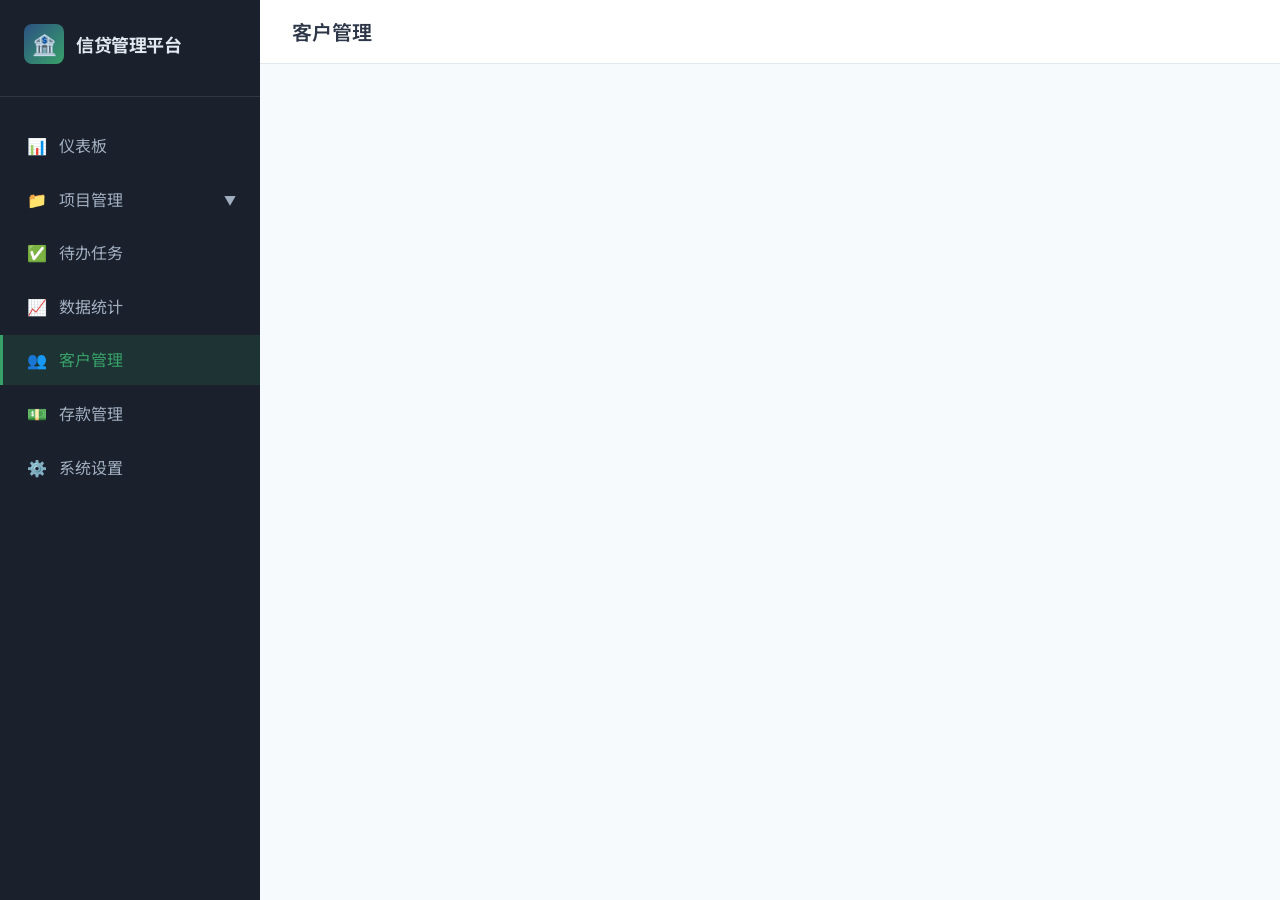
<file: pages/customers.html>
<!DOCTYPE html>
<html lang="zh-CN">
<head>
  <meta charset="UTF-8">
  <meta name="viewport" content="width=device-width, initial-scale=1.0">
  <title>客户管理 - 信贷项目管理平台</title>
  <link rel="icon" href="data:image/svg+xml,<svg xmlns='http://www.w3.org/2000/svg' viewBox='0 0 100 100'><text y='.9em' font-size='90'>🏦</text></svg>">
  <link rel="preconnect" href="https://fonts.googleapis.com">
  <link rel="preconnect" href="https://fonts.gstatic.com" crossorigin>
  <link href="https://fonts.googleapis.com/css2?family=Noto+Sans+SC:wght@300;400;500;700&family=Source+Code+Pro:wght@400;500&display=swap" rel="stylesheet">
  <link rel="stylesheet" href="../css/styles.css">
</head>
<body>
  <div class="app">
    <aside class="sidebar" id="sidebar">
      <div class="sidebar-header">
        <div class="logo">
          <div class="logo-icon">🏦</div>
          <span class="logo-text">信贷管理平台</span>
        </div>
      </div>
      <ul class="nav-menu">
        <li class="nav-item">
          <a href="dashboard.html" class="nav-link">
            <span class="nav-icon">📊</span>
            <span>仪表板</span>
          </a>
        </li>
        <li class="nav-item">
          <a href="projects.html" class="nav-link" onclick="App.toggleSubMenu(event, 'projectSubMenu')">
            <span class="nav-icon">📁</span>
            <span>项目管理</span>
            <span style="margin-left:auto;font-size:12px;" id="projectSubMenuIcon">▼</span>
          </a>
          <ul class="sub-menu" id="projectSubMenu" style="display:none;list-style:none;padding-left:24px;">
            <li><a href="projects.html" class="nav-link" style="padding:8px 24px;font-size:13px;" onclick="App.showAllProjects()">📋 全部项目</a></li>
            <li><a href="projects.html" class="nav-link" style="padding:8px 24px;font-size:13px;" onclick="App.showStage('pre')">🔍 贷前调查</a></li>
            <li><a href="projects.html" class="nav-link" style="padding:8px 24px;font-size:13px;" onclick="App.showStage('mid')">📋 贷中审批</a></li>
            <li><a href="projects.html" class="nav-link" style="padding:8px 24px;font-size:13px;" onclick="App.showStage('post')">📊 贷后管理</a></li>
          </ul>
        </li>
        <li class="nav-item">
          <a href="tasks.html" class="nav-link">
            <span class="nav-icon">✅</span>
            <span>待办任务</span>
          </a>
        </li>
        <li class="nav-item">
          <a href="statistics.html" class="nav-link">
            <span class="nav-icon">📈</span>
            <span>数据统计</span>
          </a>
        </li>
        <li class="nav-item">
          <a href="customers.html" class="nav-link active">
            <span class="nav-icon">👥</span>
            <span>客户管理</span>
          </a>
        </li>
        <li class="nav-item">
          <a href="deposits.html" class="nav-link">
            <span class="nav-icon">💵</span>
            <span>存款管理</span>
          </a>
        </li>
        <li class="nav-item">
          <a href="settings.html" class="nav-link">
            <span class="nav-icon">⚙️</span>
            <span>系统设置</span>
          </a>
        </li>
      </ul>
    </aside>

    <main class="main">
      <header class="topbar">
        <div class="topbar-left">
          <button class="mobile-menu-btn" id="mobileMenuBtn">☰</button>
          <h1 class="page-title" id="pageTitle">客户管理</h1>
        </div>
        <div class="topbar-right">
        </div>
      </header>

      <div class="content" id="content">
      </div>
    </main>
  </div>

  <div class="modal-overlay" id="detailModal">
    <div class="modal" style="max-width: 900px;">
      <div class="modal-header">
        <h2 class="modal-title">客户详情</h2>
        <button class="modal-close" id="detailModalClose">✕</button>
      </div>
      <div class="modal-body" id="detailContent">
      </div>
    </div>
  </div>

  <script src="../js/app.js"></script>
  <script>
    document.addEventListener('DOMContentLoaded', function() {
      App.loadData();
      App.bindEvents();
      document.getElementById('content').innerHTML = App.renderCustomers();
    });
  </script>
</body>
</html>
</file>
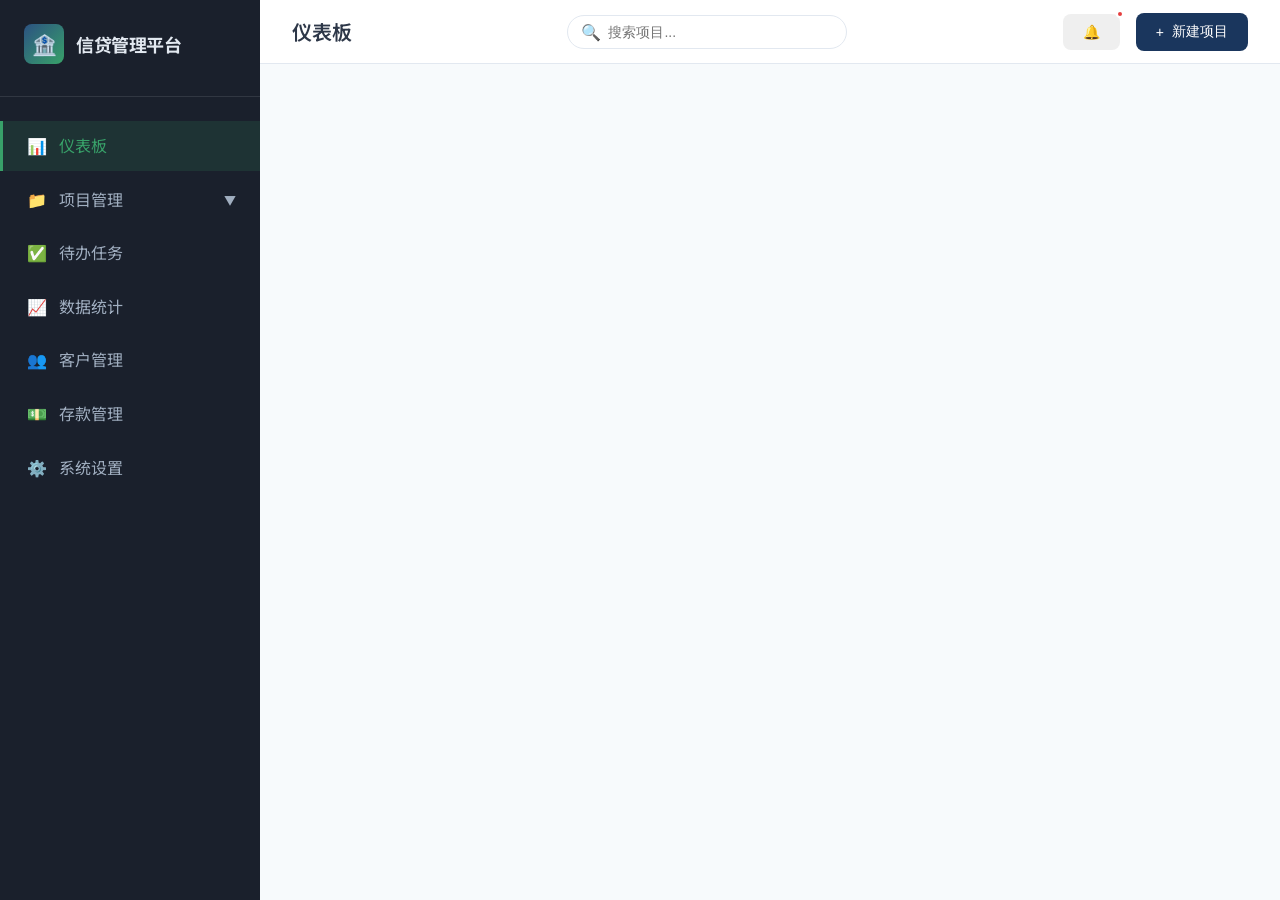
<file: pages/dashboard.html>
<!DOCTYPE html>
<html lang="zh-CN">
<head>
  <meta charset="UTF-8">
  <meta name="viewport" content="width=device-width, initial-scale=1.0">
  <title>仪表板 - 信贷项目管理平台</title>
  <link rel="icon" href="data:image/svg+xml,<svg xmlns='http://www.w3.org/2000/svg' viewBox='0 0 100 100'><text y='.9em' font-size='90'>🏦</text></svg>">
  <link rel="preconnect" href="https://fonts.googleapis.com">
  <link rel="preconnect" href="https://fonts.gstatic.com" crossorigin>
  <link href="https://fonts.googleapis.com/css2?family=Noto+Sans+SC:wght@300;400;500;700&family=Source+Code+Pro:wght@400;500&display=swap" rel="stylesheet">
  <link rel="stylesheet" href="../css/styles.css">
</head>
<body>
  <div class="app">
    <aside class="sidebar" id="sidebar">
      <div class="sidebar-header">
        <div class="logo">
          <div class="logo-icon">🏦</div>
          <span class="logo-text">信贷管理平台</span>
        </div>
      </div>
      <ul class="nav-menu">
        <li class="nav-item">
          <a href="dashboard.html" class="nav-link active">
            <span class="nav-icon">📊</span>
            <span>仪表板</span>
          </a>
        </li>
        <li class="nav-item">
          <a href="projects.html" class="nav-link" onclick="App.toggleSubMenu(event, 'projectSubMenu')">
            <span class="nav-icon">📁</span>
            <span>项目管理</span>
            <span style="margin-left:auto;font-size:12px;" id="projectSubMenuIcon">▼</span>
          </a>
          <ul class="sub-menu" id="projectSubMenu" style="display:none;list-style:none;padding-left:24px;">
            <li><a href="projects.html" class="nav-link" style="padding:8px 24px;font-size:13px;" onclick="App.showAllProjects()">📋 全部项目</a></li>
            <li><a href="projects.html" class="nav-link" style="padding:8px 24px;font-size:13px;" onclick="App.showStage('pre')">🔍 贷前调查</a></li>
            <li><a href="projects.html" class="nav-link" style="padding:8px 24px;font-size:13px;" onclick="App.showStage('mid')">📋 贷中审批</a></li>
            <li><a href="projects.html" class="nav-link" style="padding:8px 24px;font-size:13px;" onclick="App.showStage('post')">📊 贷后管理</a></li>
          </ul>
        </li>
        <li class="nav-item">
          <a href="tasks.html" class="nav-link">
            <span class="nav-icon">✅</span>
            <span>待办任务</span>
          </a>
        </li>
        <li class="nav-item">
          <a href="statistics.html" class="nav-link">
            <span class="nav-icon">📈</span>
            <span>数据统计</span>
          </a>
        </li>
        <li class="nav-item">
          <a href="customers.html" class="nav-link">
            <span class="nav-icon">👥</span>
            <span>客户管理</span>
          </a>
        </li>
        <li class="nav-item">
          <a href="deposits.html" class="nav-link">
            <span class="nav-icon">💵</span>
            <span>存款管理</span>
          </a>
        </li>
        <li class="nav-item">
          <a href="settings.html" class="nav-link">
            <span class="nav-icon">⚙️</span>
            <span>系统设置</span>
          </a>
        </li>
      </ul>
    </aside>

    <main class="main">
      <header class="topbar">
        <div class="topbar-left">
          <button class="mobile-menu-btn" id="mobileMenuBtn">☰</button>
          <h1 class="page-title" id="pageTitle">仪表板</h1>
        </div>
        <div class="search-box">
          <span class="search-icon">🔍</span>
          <input type="text" class="search-input" placeholder="搜索项目..." id="searchInput">
        </div>
        <div class="topbar-right">
          <button class="btn notifications-badge" id="notificationBtn">
            🔔
            <span class="notification-dot" id="notificationDot"></span>
          </button>
          <button class="btn btn-primary" id="newProjectBtn">
            <span>+</span>新建项目
          </button>
        </div>
      </header>

      <div class="content" id="content">
      </div>
    </main>
  </div>

  <script src="../js/app.js"></script>
  <script>
    document.addEventListener('DOMContentLoaded', function() {
      App.loadData();
      App.initOptionDropdowns();
      App.bindEvents();
      document.getElementById('content').innerHTML = App.renderDashboard();
    });
  </script>
</body>
</html>
</file>
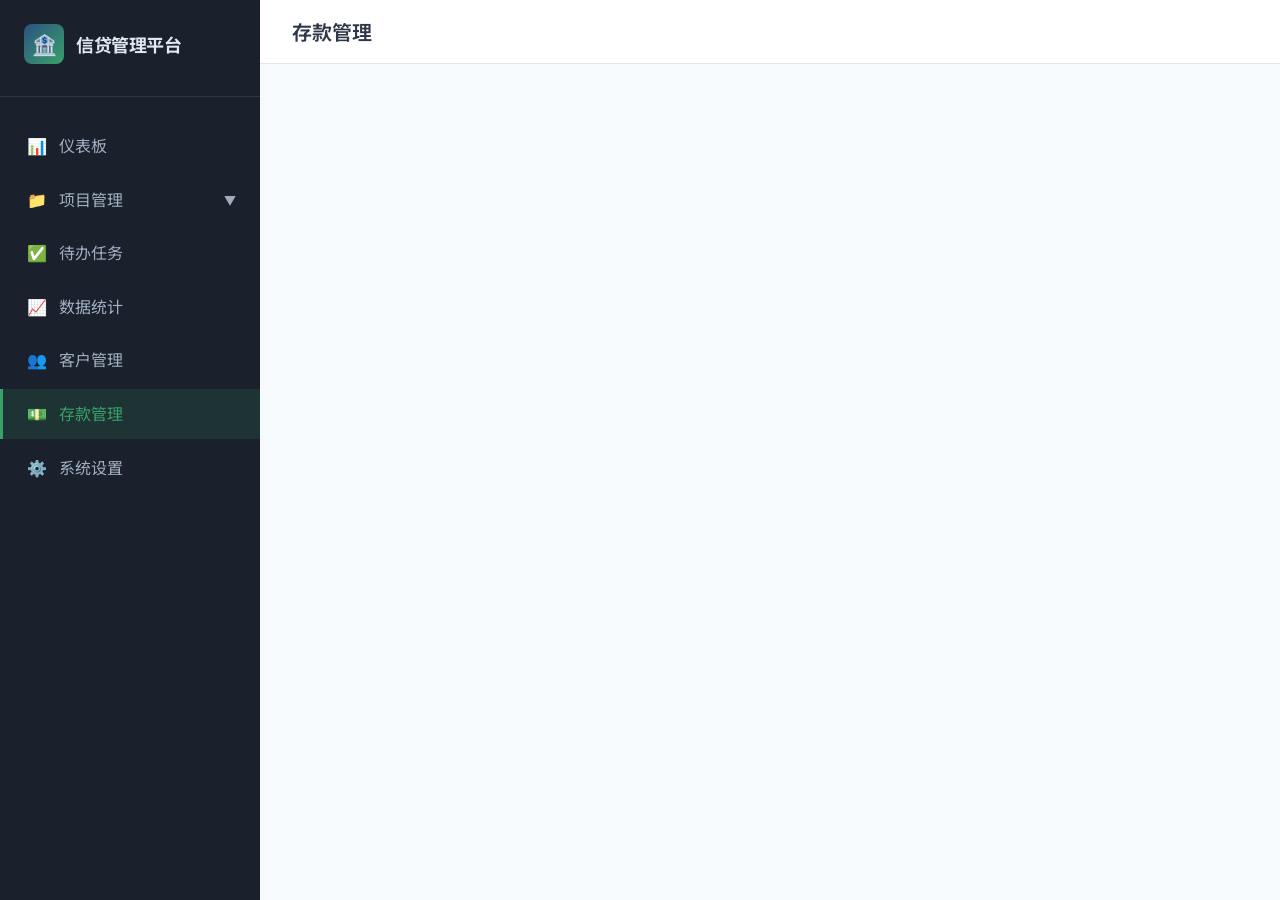
<file: pages/deposits.html>
<!DOCTYPE html>
<html lang="zh-CN">
<head>
  <meta charset="UTF-8">
  <meta name="viewport" content="width=device-width, initial-scale=1.0">
  <title>存款管理 - 信贷项目管理平台</title>
  <link rel="icon" href="data:image/svg+xml,<svg xmlns='http://www.w3.org/2000/svg' viewBox='0 0 100 100'><text y='.9em' font-size='90'>🏦</text></svg>">
  <link rel="preconnect" href="https://fonts.googleapis.com">
  <link rel="preconnect" href="https://fonts.gstatic.com" crossorigin>
  <link href="https://fonts.googleapis.com/css2?family=Noto+Sans+SC:wght@300;400;500;700&family=Source+Code+Pro:wght@400;500&display=swap" rel="stylesheet">
  <link rel="stylesheet" href="../css/styles.css">
</head>
<body>
  <div class="app">
    <aside class="sidebar" id="sidebar">
      <div class="sidebar-header">
        <div class="logo">
          <div class="logo-icon">🏦</div>
          <span class="logo-text">信贷管理平台</span>
        </div>
      </div>
      <ul class="nav-menu">
        <li class="nav-item">
          <a href="dashboard.html" class="nav-link">
            <span class="nav-icon">📊</span>
            <span>仪表板</span>
          </a>
        </li>
        <li class="nav-item">
          <a href="projects.html" class="nav-link" onclick="App.toggleSubMenu(event, 'projectSubMenu')">
            <span class="nav-icon">📁</span>
            <span>项目管理</span>
            <span style="margin-left:auto;font-size:12px;" id="projectSubMenuIcon">▼</span>
          </a>
          <ul class="sub-menu" id="projectSubMenu" style="display:none;list-style:none;padding-left:24px;">
            <li><a href="projects.html" class="nav-link" style="padding:8px 24px;font-size:13px;" onclick="App.showAllProjects()">📋 全部项目</a></li>
            <li><a href="projects.html" class="nav-link" style="padding:8px 24px;font-size:13px;" onclick="App.showStage('pre')">🔍 贷前调查</a></li>
            <li><a href="projects.html" class="nav-link" style="padding:8px 24px;font-size:13px;" onclick="App.showStage('mid')">📋 贷中审批</a></li>
            <li><a href="projects.html" class="nav-link" style="padding:8px 24px;font-size:13px;" onclick="App.showStage('post')">📊 贷后管理</a></li>
          </ul>
        </li>
        <li class="nav-item">
          <a href="tasks.html" class="nav-link">
            <span class="nav-icon">✅</span>
            <span>待办任务</span>
          </a>
        </li>
        <li class="nav-item">
          <a href="statistics.html" class="nav-link">
            <span class="nav-icon">📈</span>
            <span>数据统计</span>
          </a>
        </li>
        <li class="nav-item">
          <a href="customers.html" class="nav-link">
            <span class="nav-icon">👥</span>
            <span>客户管理</span>
          </a>
        </li>
        <li class="nav-item">
          <a href="deposits.html" class="nav-link active">
            <span class="nav-icon">💵</span>
            <span>存款管理</span>
          </a>
        </li>
        <li class="nav-item">
          <a href="settings.html" class="nav-link">
            <span class="nav-icon">⚙️</span>
            <span>系统设置</span>
          </a>
        </li>
      </ul>
    </aside>

    <main class="main">
      <header class="topbar">
        <div class="topbar-left">
          <button class="mobile-menu-btn" id="mobileMenuBtn">☰</button>
          <h1 class="page-title" id="pageTitle">存款管理</h1>
        </div>
        <div class="topbar-right">
        </div>
      </header>

      <div class="content" id="content">
      </div>
    </main>
  </div>

  <div class="modal-overlay" id="detailModal">
    <div class="modal" style="max-width: 900px;">
      <div class="modal-header">
        <h2 class="modal-title" id="detailModalTitle">存款详情</h2>
        <button class="modal-close" id="detailModalClose">✕</button>
      </div>
      <div class="modal-body" id="detailContent">
      </div>
    </div>
  </div>

  <script src="../js/app.js"></script>
  <script>
    document.addEventListener('DOMContentLoaded', function() {
      App.loadData();
      App.bindEvents();
      document.getElementById('content').innerHTML = App.renderDeposits();
    });
  </script>
</body>
</html>
</file>
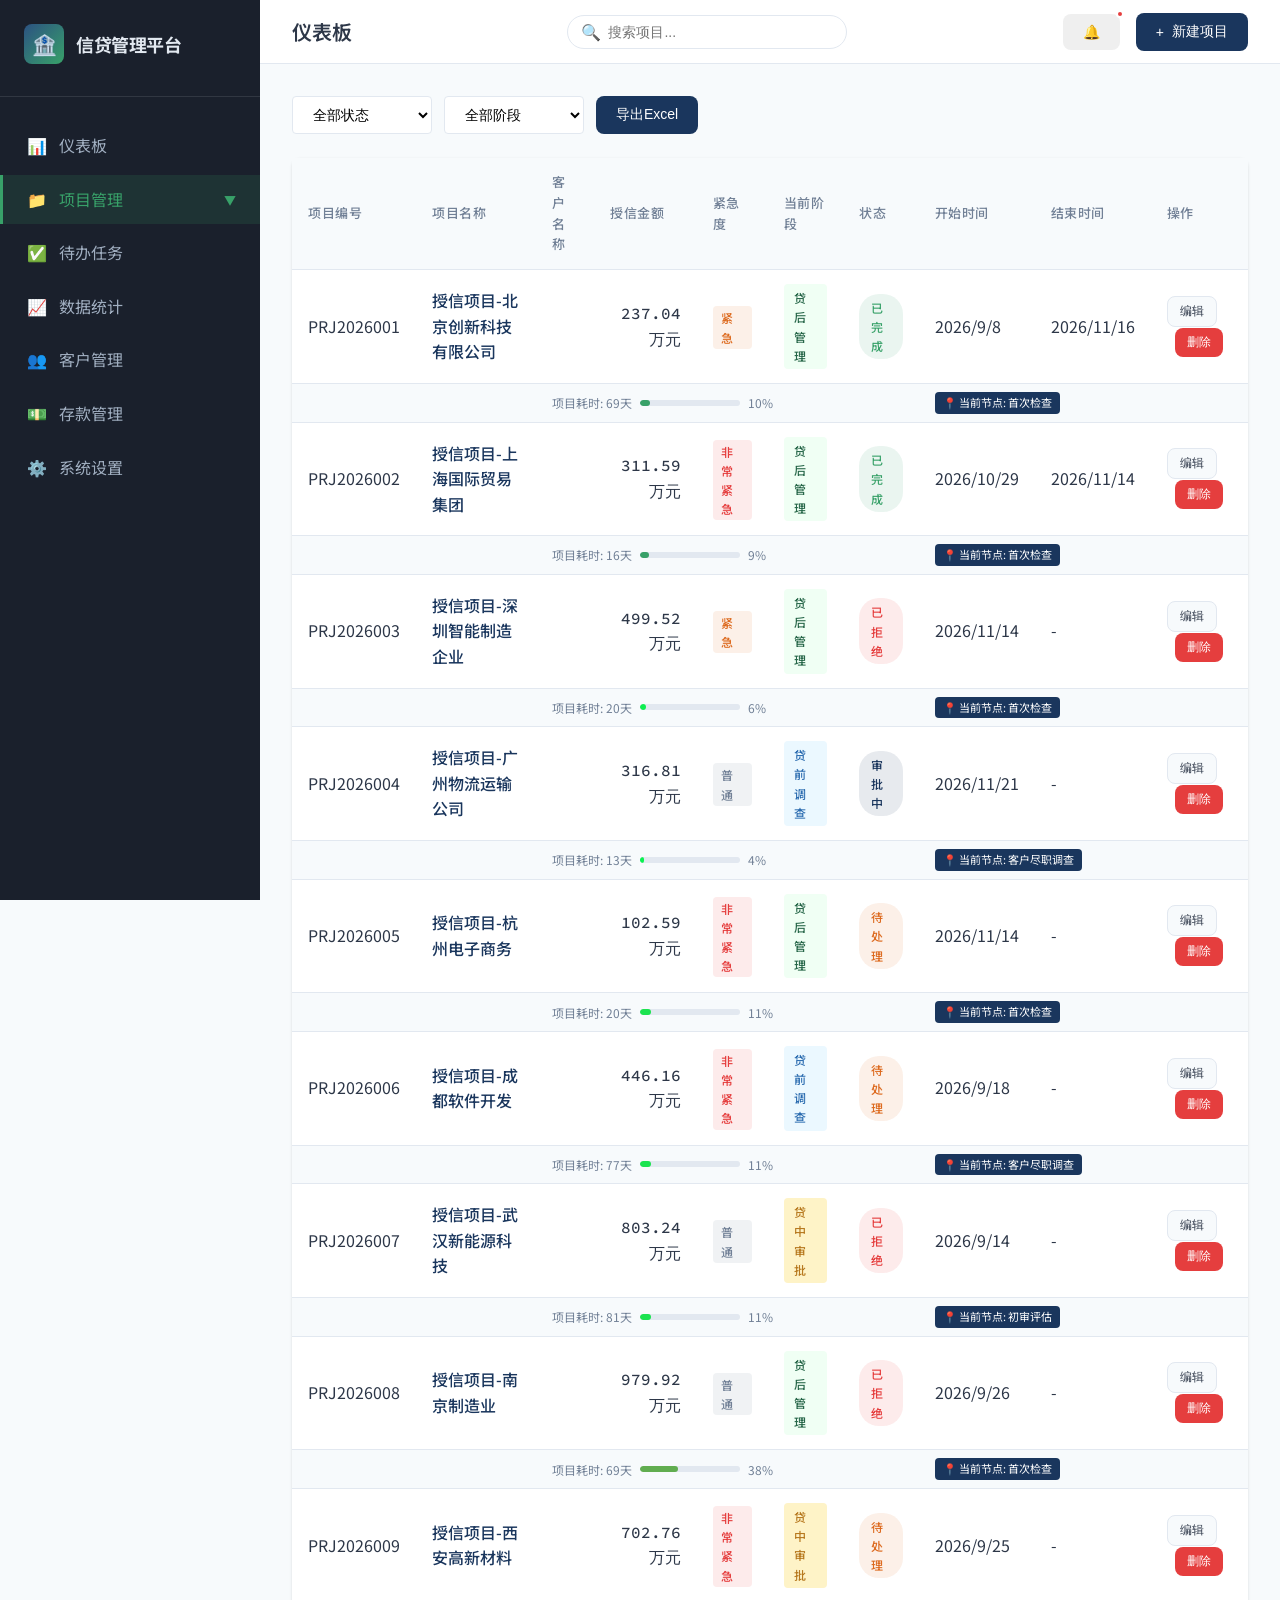
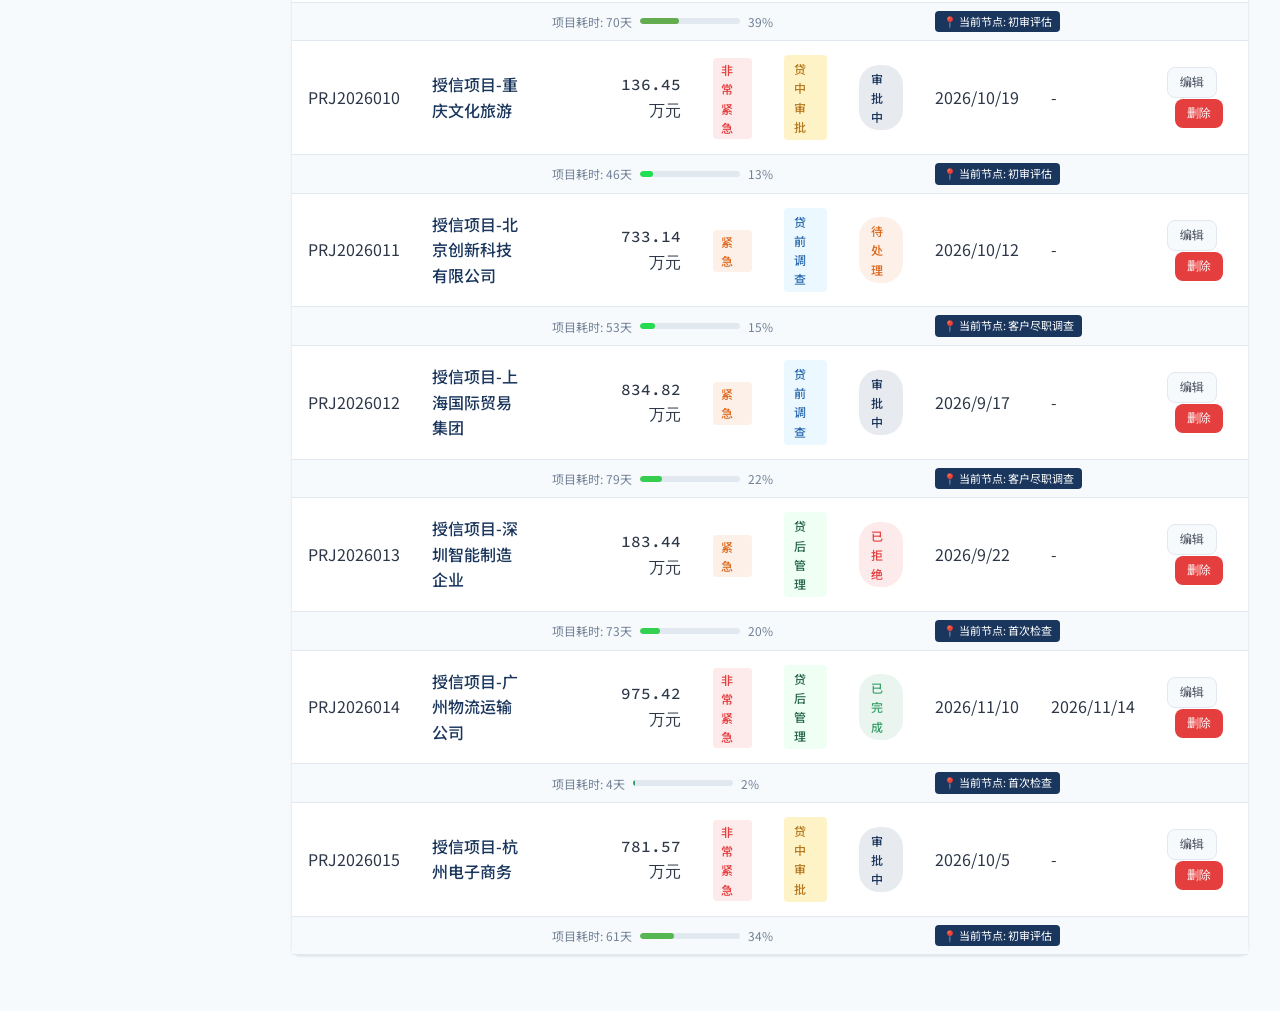
<file: pages/projects.html>
<!DOCTYPE html>
<html lang="zh-CN">
<head>
  <meta charset="UTF-8">
  <meta name="viewport" content="width=device-width, initial-scale=1.0">
  <title>项目管理 - 信贷项目管理平台</title>
  <link rel="icon" href="data:image/svg+xml,<svg xmlns='http://www.w3.org/2000/svg' viewBox='0 0 100 100'><text y='.9em' font-size='90'>🏦</text></svg>">
  <link rel="preconnect" href="https://fonts.googleapis.com">
  <link rel="preconnect" href="https://fonts.gstatic.com" crossorigin>
  <link href="https://fonts.googleapis.com/css2?family=Noto+Sans+SC:wght@300;400;500;700&family=Source+Code+Pro:wght@400;500&display=swap" rel="stylesheet">
  <link rel="stylesheet" href="../css/styles.css">
</head>
<body>
  <div class="app">
    <aside class="sidebar" id="sidebar">
      <div class="sidebar-header">
        <div class="logo">
          <div class="logo-icon">🏦</div>
          <span class="logo-text">信贷管理平台</span>
        </div>
      </div>
      <ul class="nav-menu">
        <li class="nav-item">
          <a href="dashboard.html" class="nav-link">
            <span class="nav-icon">📊</span>
            <span>仪表板</span>
          </a>
        </li>
        <li class="nav-item">
          <a href="projects.html" class="nav-link active" onclick="App.toggleSubMenu(event, 'projectSubMenu')">
            <span class="nav-icon">📁</span>
            <span>项目管理</span>
            <span style="margin-left:auto;font-size:12px;" id="projectSubMenuIcon">▼</span>
          </a>
          <ul class="sub-menu" id="projectSubMenu" style="display:none;list-style:none;padding-left:24px;">
            <li><a href="projects.html" class="nav-link" style="padding:8px 24px;font-size:13px;" onclick="App.showAllProjects()">📋 全部项目</a></li>
            <li><a href="projects.html" class="nav-link" style="padding:8px 24px;font-size:13px;" onclick="App.showStage('pre')">🔍 贷前调查</a></li>
            <li><a href="projects.html" class="nav-link" style="padding:8px 24px;font-size:13px;" onclick="App.showStage('mid')">📋 贷中审批</a></li>
            <li><a href="projects.html" class="nav-link" style="padding:8px 24px;font-size:13px;" onclick="App.showStage('post')">📊 贷后管理</a></li>
          </ul>
        </li>
        <li class="nav-item">
          <a href="tasks.html" class="nav-link">
            <span class="nav-icon">✅</span>
            <span>待办任务</span>
          </a>
        </li>
        <li class="nav-item">
          <a href="statistics.html" class="nav-link">
            <span class="nav-icon">📈</span>
            <span>数据统计</span>
          </a>
        </li>
        <li class="nav-item">
          <a href="customers.html" class="nav-link">
            <span class="nav-icon">👥</span>
            <span>客户管理</span>
          </a>
        </li>
        <li class="nav-item">
          <a href="deposits.html" class="nav-link">
            <span class="nav-icon">💵</span>
            <span>存款管理</span>
          </a>
        </li>
        <li class="nav-item">
          <a href="settings.html" class="nav-link">
            <span class="nav-icon">⚙️</span>
            <span>系统设置</span>
          </a>
        </li>
      </ul>
    </aside>

    <main class="main">
      <header class="topbar">
        <div class="topbar-left">
          <button class="mobile-menu-btn" id="mobileMenuBtn">☰</button>
          <h1 class="page-title" id="pageTitle">项目管理</h1>
        </div>
        <div class="search-box">
          <span class="search-icon">🔍</span>
          <input type="text" class="search-input" placeholder="搜索项目..." id="searchInput">
        </div>
        <div class="topbar-right">
          <button class="btn notifications-badge" id="notificationBtn">
            🔔
            <span class="notification-dot" id="notificationDot"></span>
          </button>
          <button class="btn btn-primary" id="newProjectBtn">
            <span>+</span>新建项目
          </button>
        </div>
      </header>

      <div class="content" id="content">
      </div>
    </main>
  </div>

  <div class="modal-overlay" id="projectModal">
    <div class="modal" style="max-width: 900px;">
      <div class="modal-header">
        <h2 class="modal-title" id="modalTitle">新建项目</h2>
        <button class="modal-close" id="modalClose">✕</button>
      </div>
      <div class="modal-body">
        <form id="projectForm" style="display: grid; grid-template-columns: repeat(2, 1fr); gap: 16px;">
          <div class="form-group">
            <label class="form-label">项目编号</label>
            <input type="text" class="form-input" id="projectCode" readonly>
          </div>
          <div class="form-group">
            <label class="form-label">项目名称 *</label>
            <input type="text" class="form-input" id="projectName" required placeholder="请输入项目名称">
          </div>
          <div class="form-group" style="grid-column: span 2;">
            <label class="form-label">客户 *</label>
            <input type="text" class="form-input" id="customerSearch" placeholder="搜索客户..." oninput="App.filterCustomers(this.value)" style="margin-bottom:8px;">
            <div id="customerList" style="max-height:150px;overflow-y:auto;border:1px solid var(--border);border-radius:4px;padding:8px;">
            </div>
          </div>
          <div class="form-group" style="grid-column: span 2;">
            <label class="form-label">已选客户</label>
            <div id="selectedCustomers" style="display:flex;flex-wrap:wrap;gap:8px;min-height:32px;padding:8px;background:var(--bg);border-radius:4px;"></div>
          </div>
          <div class="form-group" style="display:none;">
            <label class="form-label">客户名称</label>
            <input type="text" id="customerName">
          </div>
          <div class="form-group" style="display:none;">
            <label class="form-label">客户类型</label>
            <select class="form-select" id="customerType">
            </select>
          </div>
          <div class="form-group">
            <label class="form-label">授信金额（元）*</label>
            <input type="number" class="form-input" id="creditAmount" required placeholder="请输入授信金额" min="0" step="10000">
          </div>
          <div class="form-group">
            <label class="form-label">授信期限</label>
            <select class="form-select" id="creditTerm">
              <option value="3">3个月</option>
              <option value="6">6个月</option>
              <option value="12" selected>12个月</option>
              <option value="24">24个月</option>
              <option value="36">36个月</option>
            </select>
          </div>
          <div class="form-group">
            <label class="form-label">担保方式</label>
            <select class="form-select" id="guaranteeType">
            </select>
          </div>
          <div class="form-group">
            <label class="form-label">紧急度</label>
            <select class="form-select" id="urgency">
            </select>
          </div>
          <div class="form-group">
            <label class="form-label">当前阶段</label>
            <select class="form-select" id="stage">
            </select>
          </div>
          <div class="form-group">
            <label class="form-label">项目状态</label>
            <select class="form-select" id="status">
            </select>
          </div>
          <div class="form-group" style="grid-column: span 2;">
            <label class="form-label">项目描述</label>
            <textarea class="form-textarea" id="description" placeholder="请输入项目描述"></textarea>
          </div>
          <div class="form-group" style="grid-column: span 2;">
            <label class="form-label">贷后管理任务日期设置</label>
            <div style="display:flex;flex-direction:column;gap:8px;margin-top:8px;">
              <div style="display:flex;align-items:center;gap:8px;">
                <span style="font-size:12px;min-width:60px;">第1次:</span>
                <input type="date" class="form-input" id="postLoanTaskDate1" style="width:200px;">
              </div>
              <div style="display:flex;align-items:center;gap:8px;">
                <span style="font-size:12px;min-width:60px;">第2次:</span>
                <input type="date" class="form-input" id="postLoanTaskDate2" style="width:200px;">
              </div>
              <div style="display:flex;align-items:center;gap:8px;">
                <span style="font-size:12px;min-width:60px;">第3次:</span>
                <input type="date" class="form-input" id="postLoanTaskDate3" style="width:200px;">
              </div>
              <div style="display:flex;align-items:center;gap:8px;">
                <span style="font-size:12px;min-width:60px;">第4次:</span>
                <input type="date" class="form-input" id="postLoanTaskDate4" style="width:200px;">
              </div>
            </div>
          </div>
        </form>
      </div>
      <div class="modal-footer">
        <button class="btn btn-secondary" id="cancelBtn">取消</button>
        <button class="btn btn-primary" id="saveBtn">保存项目</button>
      </div>
    </div>
  </div>

  <div class="modal-overlay" id="detailModal">
    <div class="modal" style="max-width: 900px;">
      <div class="modal-header">
        <h2 class="modal-title">项目详情</h2>
        <button class="modal-close" id="detailModalClose">✕</button>
      </div>
      <div class="modal-body" id="detailContent">
      </div>
    </div>
  </div>

  <script src="../js/app.js"></script>
  <script>
    document.addEventListener('DOMContentLoaded', function() {
      App.loadData();
      App.initOptionDropdowns();
      App.bindEvents();
      document.getElementById('content').innerHTML = App.renderProjects();
    });
  </script>
</body>
</html>
</file>
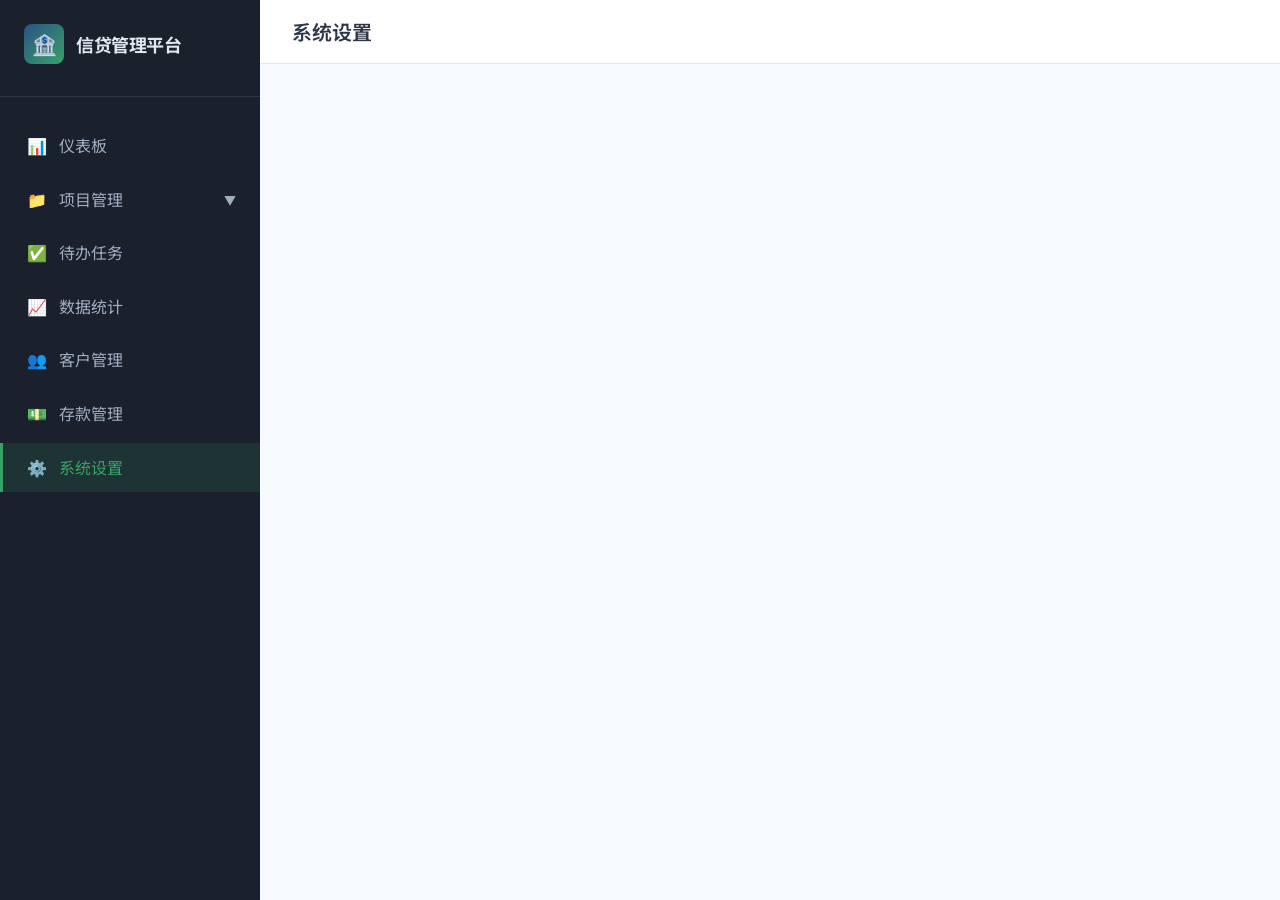
<file: pages/settings.html>
<!DOCTYPE html>
<html lang="zh-CN">
<head>
  <meta charset="UTF-8">
  <meta name="viewport" content="width=device-width, initial-scale=1.0">
  <title>系统设置 - 信贷项目管理平台</title>
  <link rel="icon" href="data:image/svg+xml,<svg xmlns='http://www.w3.org/2000/svg' viewBox='0 0 100 100'><text y='.9em' font-size='90'>🏦</text></svg>">
  <link rel="preconnect" href="https://fonts.googleapis.com">
  <link rel="preconnect" href="https://fonts.gstatic.com" crossorigin>
  <link href="https://fonts.googleapis.com/css2?family=Noto+Sans+SC:wght@300;400;500;700&family=Source+Code+Pro:wght@400;500&display=swap" rel="stylesheet">
  <link rel="stylesheet" href="../css/styles.css">
</head>
<body>
  <div class="app">
    <aside class="sidebar" id="sidebar">
      <div class="sidebar-header">
        <div class="logo">
          <div class="logo-icon">🏦</div>
          <span class="logo-text">信贷管理平台</span>
        </div>
      </div>
      <ul class="nav-menu">
        <li class="nav-item">
          <a href="dashboard.html" class="nav-link">
            <span class="nav-icon">📊</span>
            <span>仪表板</span>
          </a>
        </li>
        <li class="nav-item">
          <a href="projects.html" class="nav-link" onclick="App.toggleSubMenu(event, 'projectSubMenu')">
            <span class="nav-icon">📁</span>
            <span>项目管理</span>
            <span style="margin-left:auto;font-size:12px;" id="projectSubMenuIcon">▼</span>
          </a>
          <ul class="sub-menu" id="projectSubMenu" style="display:none;list-style:none;padding-left:24px;">
            <li><a href="projects.html" class="nav-link" style="padding:8px 24px;font-size:13px;" onclick="App.showAllProjects()">📋 全部项目</a></li>
            <li><a href="projects.html" class="nav-link" style="padding:8px 24px;font-size:13px;" onclick="App.showStage('pre')">🔍 贷前调查</a></li>
            <li><a href="projects.html" class="nav-link" style="padding:8px 24px;font-size:13px;" onclick="App.showStage('mid')">📋 贷中审批</a></li>
            <li><a href="projects.html" class="nav-link" style="padding:8px 24px;font-size:13px;" onclick="App.showStage('post')">📊 贷后管理</a></li>
          </ul>
        </li>
        <li class="nav-item">
          <a href="tasks.html" class="nav-link">
            <span class="nav-icon">✅</span>
            <span>待办任务</span>
          </a>
        </li>
        <li class="nav-item">
          <a href="statistics.html" class="nav-link">
            <span class="nav-icon">📈</span>
            <span>数据统计</span>
          </a>
        </li>
        <li class="nav-item">
          <a href="customers.html" class="nav-link">
            <span class="nav-icon">👥</span>
            <span>客户管理</span>
          </a>
        </li>
        <li class="nav-item">
          <a href="deposits.html" class="nav-link">
            <span class="nav-icon">💵</span>
            <span>存款管理</span>
          </a>
        </li>
        <li class="nav-item">
          <a href="settings.html" class="nav-link active">
            <span class="nav-icon">⚙️</span>
            <span>系统设置</span>
          </a>
        </li>
      </ul>
    </aside>

    <main class="main">
      <header class="topbar">
        <div class="topbar-left">
          <button class="mobile-menu-btn" id="mobileMenuBtn">☰</button>
          <h1 class="page-title" id="pageTitle">系统设置</h1>
        </div>
        <div class="topbar-right">
        </div>
      </header>

      <div class="content" id="content">
      </div>
    </main>
  </div>

  <script src="../js/app.js"></script>
  <script>
    document.addEventListener('DOMContentLoaded', function() {
      App.loadData();
      App.bindEvents();
      document.getElementById('content').innerHTML = App.renderSettings();
    });
  </script>
</body>
</html>
</file>
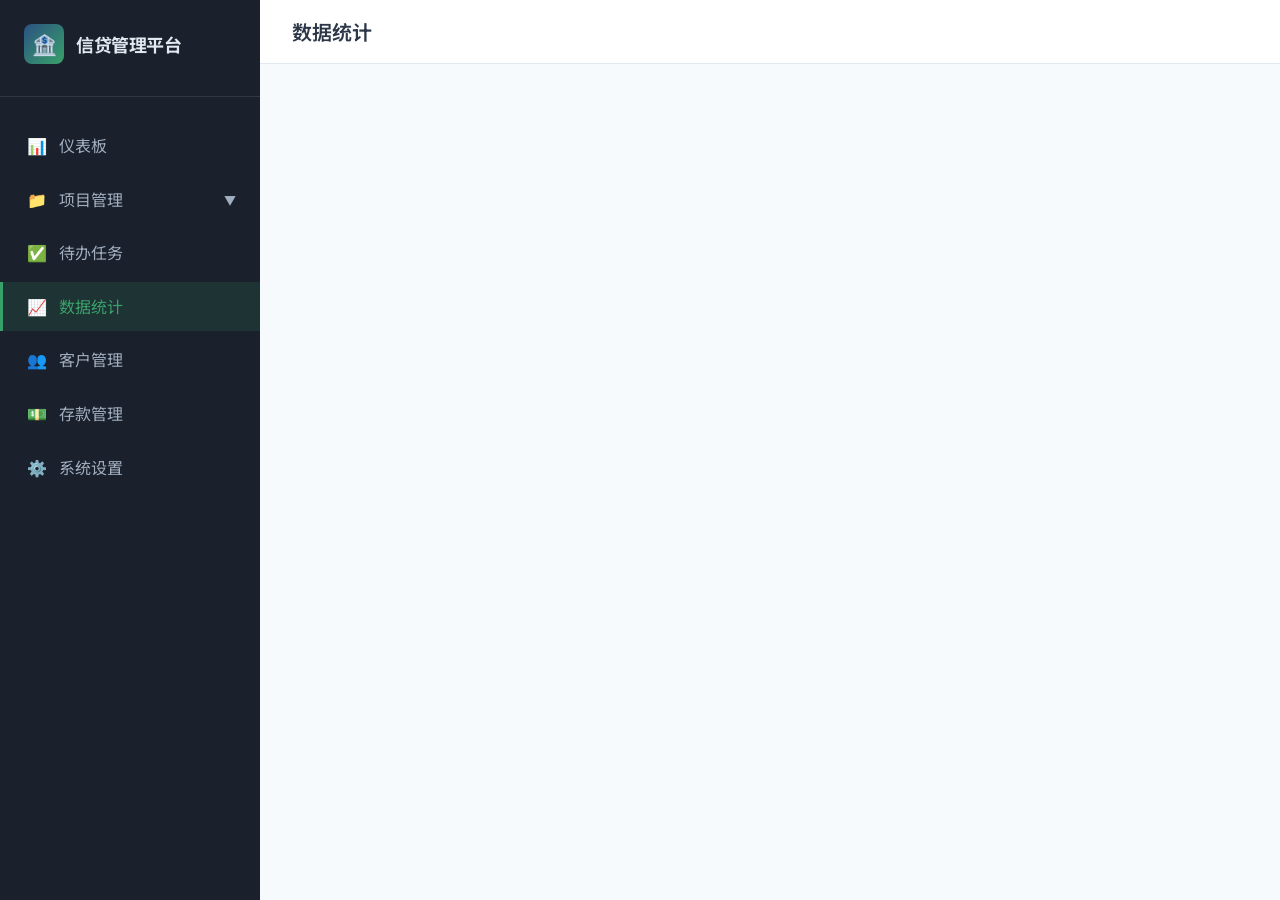
<file: pages/statistics.html>
<!DOCTYPE html>
<html lang="zh-CN">
<head>
  <meta charset="UTF-8">
  <meta name="viewport" content="width=device-width, initial-scale=1.0">
  <title>数据统计 - 信贷项目管理平台</title>
  <link rel="icon" href="data:image/svg+xml,<svg xmlns='http://www.w3.org/2000/svg' viewBox='0 0 100 100'><text y='.9em' font-size='90'>🏦</text></svg>">
  <link rel="preconnect" href="https://fonts.googleapis.com">
  <link rel="preconnect" href="https://fonts.gstatic.com" crossorigin>
  <link href="https://fonts.googleapis.com/css2?family=Noto+Sans+SC:wght@300;400;500;700&family=Source+Code+Pro:wght@400;500&display=swap" rel="stylesheet">
  <link rel="stylesheet" href="../css/styles.css">
</head>
<body>
  <div class="app">
    <aside class="sidebar" id="sidebar">
      <div class="sidebar-header">
        <div class="logo">
          <div class="logo-icon">🏦</div>
          <span class="logo-text">信贷管理平台</span>
        </div>
      </div>
      <ul class="nav-menu">
        <li class="nav-item">
          <a href="dashboard.html" class="nav-link">
            <span class="nav-icon">📊</span>
            <span>仪表板</span>
          </a>
        </li>
        <li class="nav-item">
          <a href="projects.html" class="nav-link" onclick="App.toggleSubMenu(event, 'projectSubMenu')">
            <span class="nav-icon">📁</span>
            <span>项目管理</span>
            <span style="margin-left:auto;font-size:12px;" id="projectSubMenuIcon">▼</span>
          </a>
          <ul class="sub-menu" id="projectSubMenu" style="display:none;list-style:none;padding-left:24px;">
            <li><a href="projects.html" class="nav-link" style="padding:8px 24px;font-size:13px;" onclick="App.showAllProjects()">📋 全部项目</a></li>
            <li><a href="projects.html" class="nav-link" style="padding:8px 24px;font-size:13px;" onclick="App.showStage('pre')">🔍 贷前调查</a></li>
            <li><a href="projects.html" class="nav-link" style="padding:8px 24px;font-size:13px;" onclick="App.showStage('mid')">📋 贷中审批</a></li>
            <li><a href="projects.html" class="nav-link" style="padding:8px 24px;font-size:13px;" onclick="App.showStage('post')">📊 贷后管理</a></li>
          </ul>
        </li>
        <li class="nav-item">
          <a href="tasks.html" class="nav-link">
            <span class="nav-icon">✅</span>
            <span>待办任务</span>
          </a>
        </li>
        <li class="nav-item">
          <a href="statistics.html" class="nav-link active">
            <span class="nav-icon">📈</span>
            <span>数据统计</span>
          </a>
        </li>
        <li class="nav-item">
          <a href="customers.html" class="nav-link">
            <span class="nav-icon">👥</span>
            <span>客户管理</span>
          </a>
        </li>
        <li class="nav-item">
          <a href="deposits.html" class="nav-link">
            <span class="nav-icon">💵</span>
            <span>存款管理</span>
          </a>
        </li>
        <li class="nav-item">
          <a href="settings.html" class="nav-link">
            <span class="nav-icon">⚙️</span>
            <span>系统设置</span>
          </a>
        </li>
      </ul>
    </aside>

    <main class="main">
      <header class="topbar">
        <div class="topbar-left">
          <button class="mobile-menu-btn" id="mobileMenuBtn">☰</button>
          <h1 class="page-title" id="pageTitle">数据统计</h1>
        </div>
        <div class="topbar-right">
        </div>
      </header>

      <div class="content" id="content">
      </div>
    </main>
  </div>

  <script src="../js/app.js"></script>
  <script>
    document.addEventListener('DOMContentLoaded', function() {
      App.loadData();
      App.bindEvents();
      document.getElementById('content').innerHTML = App.renderStatistics();
    });
  </script>
</body>
</html>
</file>
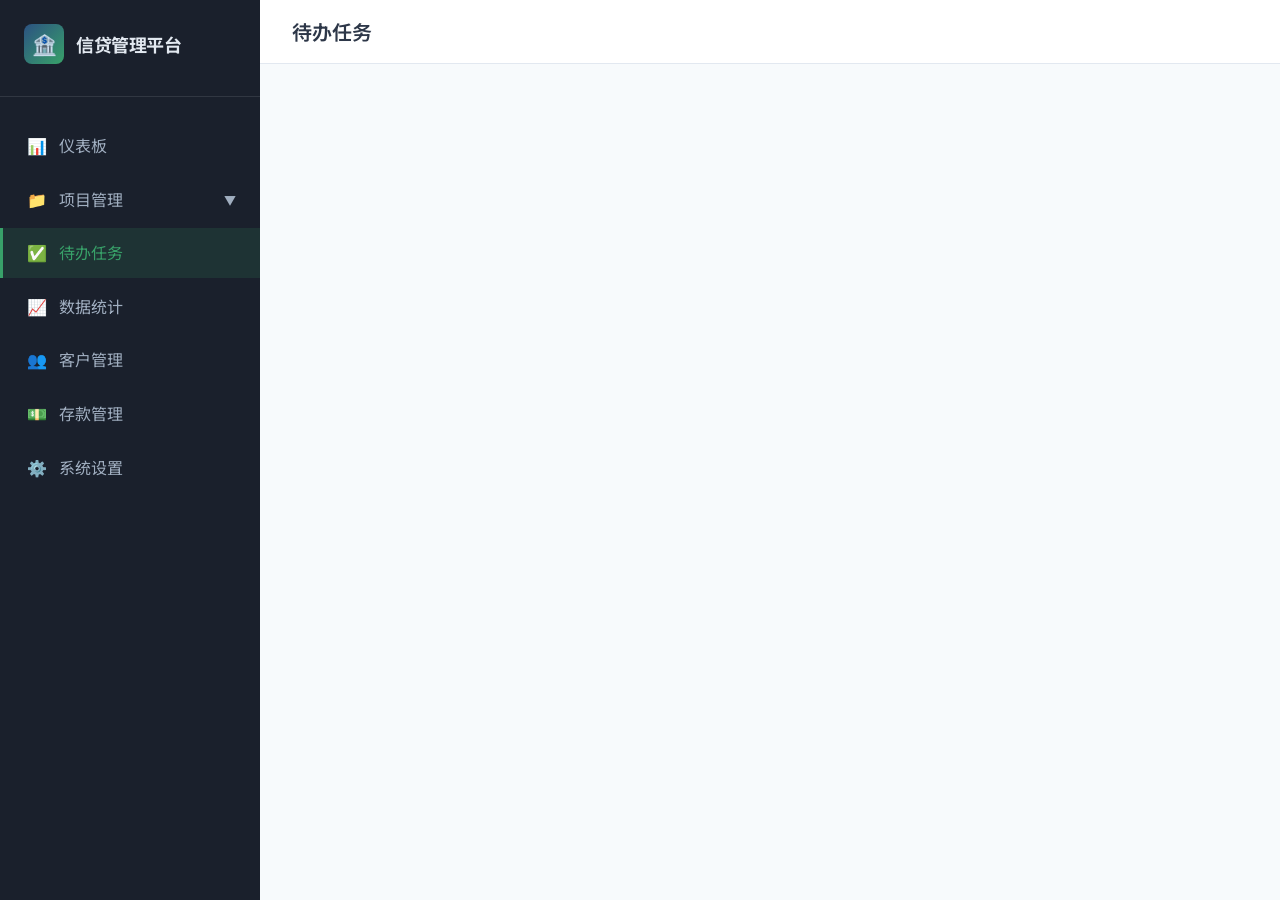
<file: pages/tasks.html>
<!DOCTYPE html>
<html lang="zh-CN">
<head>
  <meta charset="UTF-8">
  <meta name="viewport" content="width=device-width, initial-scale=1.0">
  <title>待办任务 - 信贷项目管理平台</title>
  <link rel="icon" href="data:image/svg+xml,<svg xmlns='http://www.w3.org/2000/svg' viewBox='0 0 100 100'><text y='.9em' font-size='90'>🏦</text></svg>">
  <link rel="preconnect" href="https://fonts.googleapis.com">
  <link rel="preconnect" href="https://fonts.gstatic.com" crossorigin>
  <link href="https://fonts.googleapis.com/css2?family=Noto+Sans+SC:wght@300;400;500;700&family=Source+Code+Pro:wght@400;500&display=swap" rel="stylesheet">
  <link rel="stylesheet" href="../css/styles.css">
</head>
<body>
  <div class="app">
    <aside class="sidebar" id="sidebar">
      <div class="sidebar-header">
        <div class="logo">
          <div class="logo-icon">🏦</div>
          <span class="logo-text">信贷管理平台</span>
        </div>
      </div>
      <ul class="nav-menu">
        <li class="nav-item">
          <a href="dashboard.html" class="nav-link">
            <span class="nav-icon">📊</span>
            <span>仪表板</span>
          </a>
        </li>
        <li class="nav-item">
          <a href="projects.html" class="nav-link" onclick="App.toggleSubMenu(event, 'projectSubMenu')">
            <span class="nav-icon">📁</span>
            <span>项目管理</span>
            <span style="margin-left:auto;font-size:12px;" id="projectSubMenuIcon">▼</span>
          </a>
          <ul class="sub-menu" id="projectSubMenu" style="display:none;list-style:none;padding-left:24px;">
            <li><a href="projects.html" class="nav-link" style="padding:8px 24px;font-size:13px;" onclick="App.showAllProjects()">📋 全部项目</a></li>
            <li><a href="projects.html" class="nav-link" style="padding:8px 24px;font-size:13px;" onclick="App.showStage('pre')">🔍 贷前调查</a></li>
            <li><a href="projects.html" class="nav-link" style="padding:8px 24px;font-size:13px;" onclick="App.showStage('mid')">📋 贷中审批</a></li>
            <li><a href="projects.html" class="nav-link" style="padding:8px 24px;font-size:13px;" onclick="App.showStage('post')">📊 贷后管理</a></li>
          </ul>
        </li>
        <li class="nav-item">
          <a href="tasks.html" class="nav-link active">
            <span class="nav-icon">✅</span>
            <span>待办任务</span>
          </a>
        </li>
        <li class="nav-item">
          <a href="statistics.html" class="nav-link">
            <span class="nav-icon">📈</span>
            <span>数据统计</span>
          </a>
        </li>
        <li class="nav-item">
          <a href="customers.html" class="nav-link">
            <span class="nav-icon">👥</span>
            <span>客户管理</span>
          </a>
        </li>
        <li class="nav-item">
          <a href="deposits.html" class="nav-link">
            <span class="nav-icon">💵</span>
            <span>存款管理</span>
          </a>
        </li>
        <li class="nav-item">
          <a href="settings.html" class="nav-link">
            <span class="nav-icon">⚙️</span>
            <span>系统设置</span>
          </a>
        </li>
      </ul>
    </aside>

    <main class="main">
      <header class="topbar">
        <div class="topbar-left">
          <button class="mobile-menu-btn" id="mobileMenuBtn">☰</button>
          <h1 class="page-title" id="pageTitle">待办任务</h1>
        </div>
        <div class="topbar-right">
        </div>
      </header>

      <div class="content" id="content">
      </div>
    </main>
  </div>

  <div class="modal-overlay" id="detailModal">
    <div class="modal" style="max-width: 900px;">
      <div class="modal-header">
        <h2 class="modal-title" id="detailModalTitle">新建任务</h2>
        <button class="modal-close" id="detailModalClose">✕</button>
      </div>
      <div class="modal-body" id="detailContent">
      </div>
    </div>
  </div>

  <script src="../js/app.js"></script>
  <script>
    document.addEventListener('DOMContentLoaded', function() {
      App.loadData();
      App.bindEvents();
      document.getElementById('content').innerHTML = App.renderTasks();
    });
  </script>
</body>
</html>
</file>
<file: css/styles.css>
:root {
      --primary: #1a365d;
      --primary-light: #2c5282;
      --secondary: #4a5568;
      --accent: #38a169;
      --warning: #dd6b20;
      --danger: #e53e3e;
      --bg: #f7fafc;
      --card-bg: #ffffff;
      --sidebar-bg: #1a202c;
      --text: #2d3748;
      --text-light: #718096;
      --text-lighter: #a0aec0;
      --border: #e2e8f0;
      --shadow: 0 1px 3px rgba(0,0,0,0.12);
      --shadow-lg: 0 4px 12px rgba(0,0,0,0.15);
      --radius: 8px;
      --radius-sm: 4px;
    }

    * {
      margin: 0;
      padding: 0;
      box-sizing: border-box;
    }

    body {
      font-family: "Noto Sans SC", "PingFang SC", "Microsoft YaHei", sans-serif;
      background: var(--bg);
      color: var(--text);
      line-height: 1.6;
      min-height: 100vh;
    }

    .app {
      display: flex;
      min-height: 100vh;
    }

    .sidebar {
      width: 260px;
      background: var(--sidebar-bg);
      color: #e2e8f0;
      padding: 24px 0;
      position: fixed;
      height: 100vh;
      overflow-y: auto;
      transition: transform 0.3s ease;
      z-index: 100;
    }

    .sidebar-header {
      padding: 0 24px 32px;
      border-bottom: 1px solid rgba(255,255,255,0.1);
      margin-bottom: 24px;
    }

    .logo {
      display: flex;
      align-items: center;
      gap: 12px;
    }

    .logo-icon {
      width: 40px;
      height: 40px;
      background: linear-gradient(135deg, var(--primary-light), var(--accent));
      border-radius: var(--radius);
      display: flex;
      align-items: center;
      justify-content: center;
      font-size: 20px;
    }

    .logo-text {
      font-size: 18px;
      font-weight: 700;
      letter-spacing: -0.5px;
    }

    .nav-menu {
      list-style: none;
    }

    .nav-item {
      margin-bottom: 4px;
    }

    .nav-link {
      display: flex;
      align-items: center;
      gap: 12px;
      padding: 12px 24px;
      color: #a0aec0;
      text-decoration: none;
      transition: all 0.2s ease;
      border-left: 3px solid transparent;
      cursor: pointer;
    }

    .nav-link:hover {
      background: rgba(255,255,255,0.05);
      color: #e2e8f0;
    }

    .nav-link.active {
      background: rgba(56, 161, 105, 0.15);
      color: var(--accent);
      border-left-color: var(--accent);
    }

    .nav-icon {
      width: 20px;
      text-align: center;
      font-size: 16px;
    }

    .main {
      flex: 1;
      margin-left: 260px;
      min-height: 100vh;
    }

    .topbar {
      background: var(--card-bg);
      height: 64px;
      padding: 0 32px;
      display: flex;
      align-items: center;
      justify-content: space-between;
      border-bottom: 1px solid var(--border);
      position: sticky;
      top: 0;
      z-index: 50;
    }

    .topbar-left {
      display: flex;
      align-items: center;
      gap: 16px;
    }

    .page-title {
      font-size: 20px;
      font-weight: 600;
    }

    .search-box {
      position: relative;
    }

    .search-input {
      width: 280px;
      padding: 8px 16px 8px 40px;
      border: 1px solid var(--border);
      border-radius: 20px;
      font-size: 14px;
      outline: none;
      transition: border-color 0.2s;
    }

    .search-input:focus {
      border-color: var(--primary);
    }

    .search-icon {
      position: absolute;
      left: 14px;
      top: 50%;
      transform: translateY(-50%);
      color: var(--text-lighter);
    }

    .topbar-right {
      display: flex;
      align-items: center;
      gap: 16px;
    }

    .btn {
      display: inline-flex;
      align-items: center;
      gap: 8px;
      padding: 10px 20px;
      border: none;
      border-radius: var(--radius);
      font-size: 14px;
      font-weight: 500;
      cursor: pointer;
      transition: all 0.2s;
    }

    .btn-primary {
      background: var(--primary);
      color: white;
    }

    .btn-primary:hover {
      background: var(--primary-light);
      transform: translateY(-1px);
    }

    .btn-secondary {
      background: var(--bg);
      color: var(--text);
      border: 1px solid var(--border);
    }

    .btn-secondary:hover {
      background: var(--border);
    }

    .btn-danger {
      background: var(--danger);
      color: white;
    }

    .btn-danger:hover {
      background: #c53030;
    }

    .content {
      padding: 32px;
    }

    .stats-grid {
      display: grid;
      grid-template-columns: repeat(4, 1fr);
      gap: 24px;
      margin-bottom: 32px;
    }

    .stat-card {
      background: var(--card-bg);
      border-radius: var(--radius);
      padding: 24px;
      box-shadow: var(--shadow);
      transition: transform 0.2s, box-shadow 0.2s;
    }

    .stat-card:hover {
      transform: translateY(-2px);
      box-shadow: var(--shadow-lg);
    }

    .stat-icon {
      width: 48px;
      height: 48px;
      border-radius: var(--radius);
      display: flex;
      align-items: center;
      justify-content: center;
      font-size: 24px;
      margin-bottom: 16px;
    }

    .stat-icon.primary { background: rgba(26, 54, 93, 0.1); color: var(--primary); }
    .stat-icon.accent { background: rgba(56, 161, 105, 0.1); color: var(--accent); }
    .stat-icon.warning { background: rgba(221, 107, 32, 0.1); color: var(--warning); }
    .stat-icon.danger { background: rgba(229, 62, 62, 0.1); color: var(--danger); }

    .stat-value {
      font-size: 28px;
      font-weight: 700;
      font-family: "Source Code Pro", monospace;
      margin-bottom: 4px;
    }

    .stat-label {
      font-size: 14px;
      color: var(--text-light);
    }

    .section {
      background: var(--card-bg);
      border-radius: var(--radius);
      box-shadow: var(--shadow);
      margin-bottom: 24px;
    }

    .section-header {
      padding: 20px 24px;
      border-bottom: 1px solid var(--border);
      display: flex;
      align-items: center;
      justify-content: space-between;
    }

    .section-title {
      font-size: 16px;
      font-weight: 600;
    }

    .section-body {
      padding: 24px;
    }

    .projects-table {
      width: 100%;
      border-collapse: collapse;
    }

    .projects-table th,
    .projects-table td {
      padding: 14px 16px;
      text-align: left;
      border-bottom: 1px solid var(--border);
    }

    .projects-table th {
      background: var(--bg);
      font-weight: 500;
      font-size: 13px;
      color: var(--text-light);
      text-transform: uppercase;
      letter-spacing: 0.5px;
    }

    .projects-table tr:hover {
      background: rgba(26, 54, 93, 0.02);
    }

    .project-name {
      font-weight: 500;
      color: var(--primary);
      cursor: pointer;
    }

    .project-name:hover {
      text-decoration: underline;
    }

    .amount {
      font-family: "Source Code Pro", monospace;
      font-weight: 500;
    }

    .status-badge {
      display: inline-flex;
      align-items: center;
      gap: 6px;
      padding: 4px 12px;
      border-radius: 20px;
      font-size: 12px;
      font-weight: 500;
    }

    .status-badge.pending {
      background: rgba(221, 107, 32, 0.1);
      color: var(--warning);
    }

    .status-badge.processing {
      background: rgba(26, 54, 93, 0.1);
      color: var(--primary);
    }

    .status-badge.completed {
      background: rgba(56, 161, 105, 0.1);
      color: var(--accent);
    }

    .status-badge.rejected {
      background: rgba(229, 62, 62, 0.1);
      color: var(--danger);
    }

    .stage-badge {
      display: inline-flex;
      align-items: center;
      gap: 6px;
      padding: 4px 10px;
      border-radius: var(--radius-sm);
      font-size: 12px;
      font-weight: 500;
    }

    .stage-badge.pre {
      background: #ebf8ff;
      color: #2b6cb0;
    }

    .stage-badge.mid {
      background: #fef3c7;
      color: #b7791f;
    }

    .stage-badge.post {
      background: #f0fff4;
      color: #276749;
    }

    .progress-bar {
      width: 100%;
      height: 8px;
      background: var(--border);
      border-radius: 4px;
      overflow: hidden;
      margin-top: 8px;
    }

    .progress-fill {
      height: 100%;
      border-radius: 4px;
      transition: width 0.5s ease;
      background: linear-gradient(90deg, var(--primary), var(--accent));
    }

    .card {
      background: var(--card-bg);
      border-radius: var(--radius);
      box-shadow: var(--shadow);
      padding: 24px;
      margin-bottom: 24px;
    }

    .form-group {
      margin-bottom: 20px;
    }

    .form-label {
      display: block;
      font-size: 14px;
      font-weight: 500;
      margin-bottom: 8px;
      color: var(--text);
    }

    .form-input,
    .form-select,
    .form-textarea {
      width: 100%;
      padding: 12px 16px;
      border: 1px solid var(--border);
      border-radius: var(--radius-sm);
      font-size: 14px;
      font-family: inherit;
      outline: none;
      transition: border-color 0.2s;
    }

    .form-input:focus,
    .form-select:focus,
    .form-textarea:focus {
      border-color: var(--primary);
    }

    .form-textarea {
      min-height: 100px;
      resize: vertical;
    }

    .modal-overlay {
      position: fixed;
      inset: 0;
      background: rgba(0, 0, 0, 0.5);
      display: flex;
      align-items: center;
      justify-content: center;
      z-index: 1000;
      opacity: 0;
      visibility: hidden;
      transition: all 0.3s;
    }

    .modal-overlay.active {
      opacity: 1;
      visibility: visible;
    }

    .modal {
      background: var(--card-bg);
      border-radius: 12px;
      width: 90%;
      max-width: 800px;
      max-height: 90vh;
      overflow-y: auto;
      transform: translateY(20px);
      transition: transform 0.3s;
    }

    .modal-overlay.active .modal {
      transform: translateY(0);
    }

    .modal-header {
      padding: 24px;
      border-bottom: 1px solid var(--border);
      display: flex;
      align-items: center;
      justify-content: space-between;
    }

    .modal-title {
      font-size: 18px;
      font-weight: 600;
    }

    .modal-close {
      width: 32px;
      height: 32px;
      border: none;
      background: var(--bg);
      border-radius: 50%;
      cursor: pointer;
      display: flex;
      align-items: center;
      justify-content: center;
      font-size: 18px;
      color: var(--text-light);
      transition: all 0.2s;
    }

    .modal-close:hover {
      background: var(--border);
      color: var(--text);
    }

    .modal-body {
      padding: 24px;
    }

    .modal-footer {
      padding: 16px 24px;
      border-top: 1px solid var(--border);
      display: flex;
      justify-content: flex-end;
      gap: 12px;
    }

    .flow-container {
      display: flex;
      align-items: center;
      justify-content: space-between;
      padding: 24px 0;
    }

    .flow-stage {
      flex: 1;
      text-align: center;
      position: relative;
    }

    .flow-stage:not(:last-child)::after {
      content: '';
      position: absolute;
      top: 20px;
      right: -50%;
      width: 100%;
      height: 3px;
      background: var(--border);
    }

    .flow-stage.active:not(:last-child)::after {
      background: var(--accent);
    }

    .flow-icon {
      width: 40px;
      height: 40px;
      border-radius: 50%;
      background: var(--border);
      display: flex;
      align-items: center;
      justify-content: center;
      margin: 0 auto 12px;
      font-size: 18px;
      position: relative;
      z-index: 1;
      color: var(--text-lighter);
    }

    .flow-stage.active .flow-icon {
      background: var(--accent);
      color: white;
    }

    .flow-stage.completed .flow-icon {
      background: var(--primary);
      color: white;
    }

    .flow-label {
      font-size: 14px;
      font-weight: 500;
      margin-bottom: 4px;
    }

    .flow-status {
      font-size: 12px;
      color: var(--text-light);
    }

    .task-list {
      list-style: none;
    }

    .task-item {
      display: flex;
      align-items: center;
      gap: 12px;
      padding: 12px 0;
      border-bottom: 1px solid var(--border);
    }

    .task-item:last-child {
      border-bottom: none;
    }

    .task-checkbox {
      width: 20px;
      height: 20px;
      border: 2px solid var(--border);
      border-radius: 50%;
      cursor: pointer;
      display: flex;
      align-items: center;
      justify-content: center;
      transition: all 0.2s;
    }

    .task-checkbox.checked {
      background: var(--accent);
      border-color: var(--accent);
      color: white;
    }

    .task-content {
      flex: 1;
    }

    .task-title {
      font-size: 14px;
    }

    .task-title.checked {
      text-decoration: line-through;
      color: var(--text-lighter);
    }

    .task-meta {
      font-size: 12px;
      color: var(--text-light);
    }

    .empty-state {
      text-align: center;
      padding: 48px;
      color: var(--text-light);
    }

    .empty-icon {
      font-size: 48px;
      margin-bottom: 16px;
      opacity: 0.5;
    }

    .pagination {
      display: flex;
      align-items: center;
      justify-content: center;
      gap: 8px;
      margin-top: 24px;
    }

    .page-btn {
      width: 36px;
      height: 36px;
      border: 1px solid var(--border);
      background: var(--card-bg);
      border-radius: var(--radius-sm);
      cursor: pointer;
      display: flex;
      align-items: center;
      justify-content: center;
      font-size: 14px;
      transition: all 0.2s;
    }

    .page-btn:hover {
      border-color: var(--primary);
      color: var(--primary);
    }

    .page-btn.active {
      background: var(--primary);
      color: white;
      border-color: var(--primary);
    }

    .mobile-menu-btn {
      display: none;
      background: none;
      border: none;
      font-size: 24px;
      cursor: pointer;
    }

    .detail-grid {
      display: grid;
      grid-template-columns: repeat(2, 1fr);
      gap: 24px;
    }

    .detail-item {
      padding: 16px 0;
      border-bottom: 1px solid var(--border);
    }

    .detail-label {
      font-size: 12px;
      color: var(--text-light);
      margin-bottom: 4px;
    }

    .detail-value {
      font-size: 14px;
      font-weight: 500;
    }

    .history-list {
      list-style: none;
    }

    .history-item {
      display: flex;
      gap: 16px;
      padding: 16px 0;
      border-bottom: 1px solid var(--border);
    }

    .history-icon {
      width: 32px;
      height: 32px;
      border-radius: 50%;
      background: var(--bg);
      display: flex;
      align-items: center;
      justify-content: center;
      flex-shrink: 0;
    }

    .history-content {
      flex: 1;
    }

    .history-title {
      font-size: 14px;
      font-weight: 500;
      margin-bottom: 4px;
    }

    .history-meta {
      font-size: 12px;
      color: var(--text-light);
    }

    @media (max-width: 1200px) {
      .stats-grid {
        grid-template-columns: repeat(2, 1fr);
      }
    }

    @media (max-width: 768px) {
      .sidebar {
        transform: translateX(-100%);
      }

      .sidebar.open {
        transform: translateX(0);
      }

      .main {
        margin-left: 0;
      }

      .mobile-menu-btn {
        display: block;
      }

      .stats-grid {
        grid-template-columns: 1fr;
      }

      .detail-grid {
        grid-template-columns: 1fr;
      }

      .search-input {
        width: 200px;
      }
    }

    .fade-in {
      animation: fadeIn 0.3s ease;
    }

    @keyframes fadeIn {
      from {
        opacity: 0;
        transform: translateY(10px);
      }
      to {
        opacity: 1;
        transform: translateY(0);
      }
    }

    .notifications-badge {
      position: relative;
    }

    .notification-dot {
      position: absolute;
      top: -4px;
      right: -4px;
      width: 8px;
      height: 8px;
      background: var(--danger);
      border-radius: 50%;
      border: 2px solid var(--card-bg);
    }

    .filter-bar {
      display: flex;
      gap: 12px;
      margin-bottom: 24px;
      flex-wrap: wrap;
    }

    .filter-select {
      padding: 8px 16px;
      border: 1px solid var(--border);
      border-radius: var(--radius-sm);
      font-size: 14px;
      background: var(--card-bg);
      cursor: pointer;
      min-width: 140px;
    }

.filter-select:focus {
  outline: none;
  border-color: var(--primary);
}

.urgency-badge {
  display: inline-flex;
  align-items: center;
  gap: 4px;
  padding: 2px 8px;
  border-radius: var(--radius-sm);
  font-size: 12px;
  font-weight: 500;
}

.urgency-normal {
  background: rgba(113, 128, 150, 0.1);
  color: var(--text-light);
}

.urgency-urgent {
  background: rgba(221, 107, 32, 0.1);
  color: var(--warning);
}

.urgency-very-urgent {
  background: rgba(229, 62, 62, 0.1);
  color: var(--danger);
  animation: pulse 2s infinite;
}

@keyframes pulse {
  0%, 100% { opacity: 1; }
  50% { opacity: 0.7; }
}

.project-row-second {
  background: var(--bg);
  font-size: 12px;
  color: var(--text-light);
}

.project-row-second td {
  padding: 8px 16px;
  border-bottom: 1px solid var(--border);
}

.duration-bar-container {
  display: flex;
  align-items: center;
  gap: 8px;
  flex: 1;
}

.duration-bar {
  flex: 1;
  height: 6px;
  background: var(--border);
  border-radius: 3px;
  overflow: hidden;
  max-width: 100px;
}

.duration-bar-fill {
  height: 100%;
  border-radius: 3px;
  transition: width 0.3s;
}

.current-node {
  display: inline-flex;
  align-items: center;
  gap: 4px;
  padding: 2px 8px;
  background: var(--primary);
  color: white;
  border-radius: var(--radius-sm);
  font-size: 11px;
}
</file>
